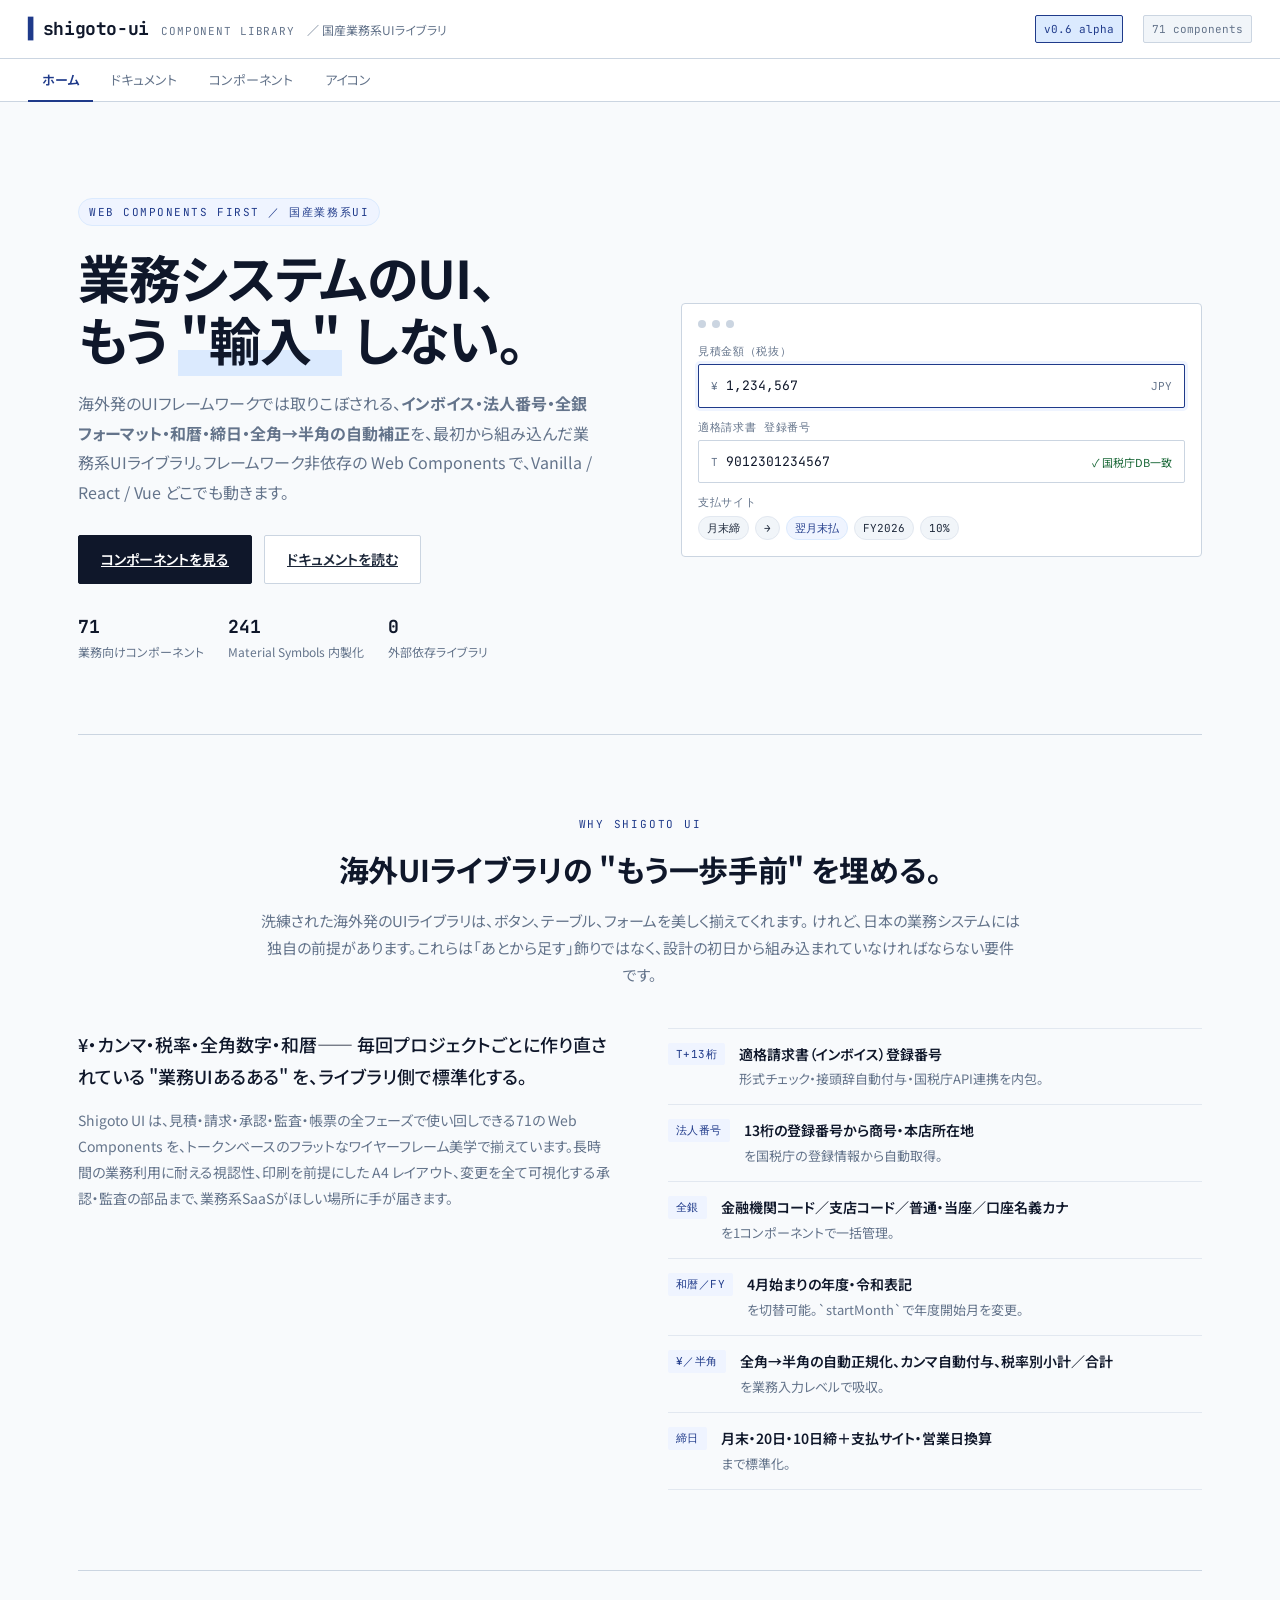
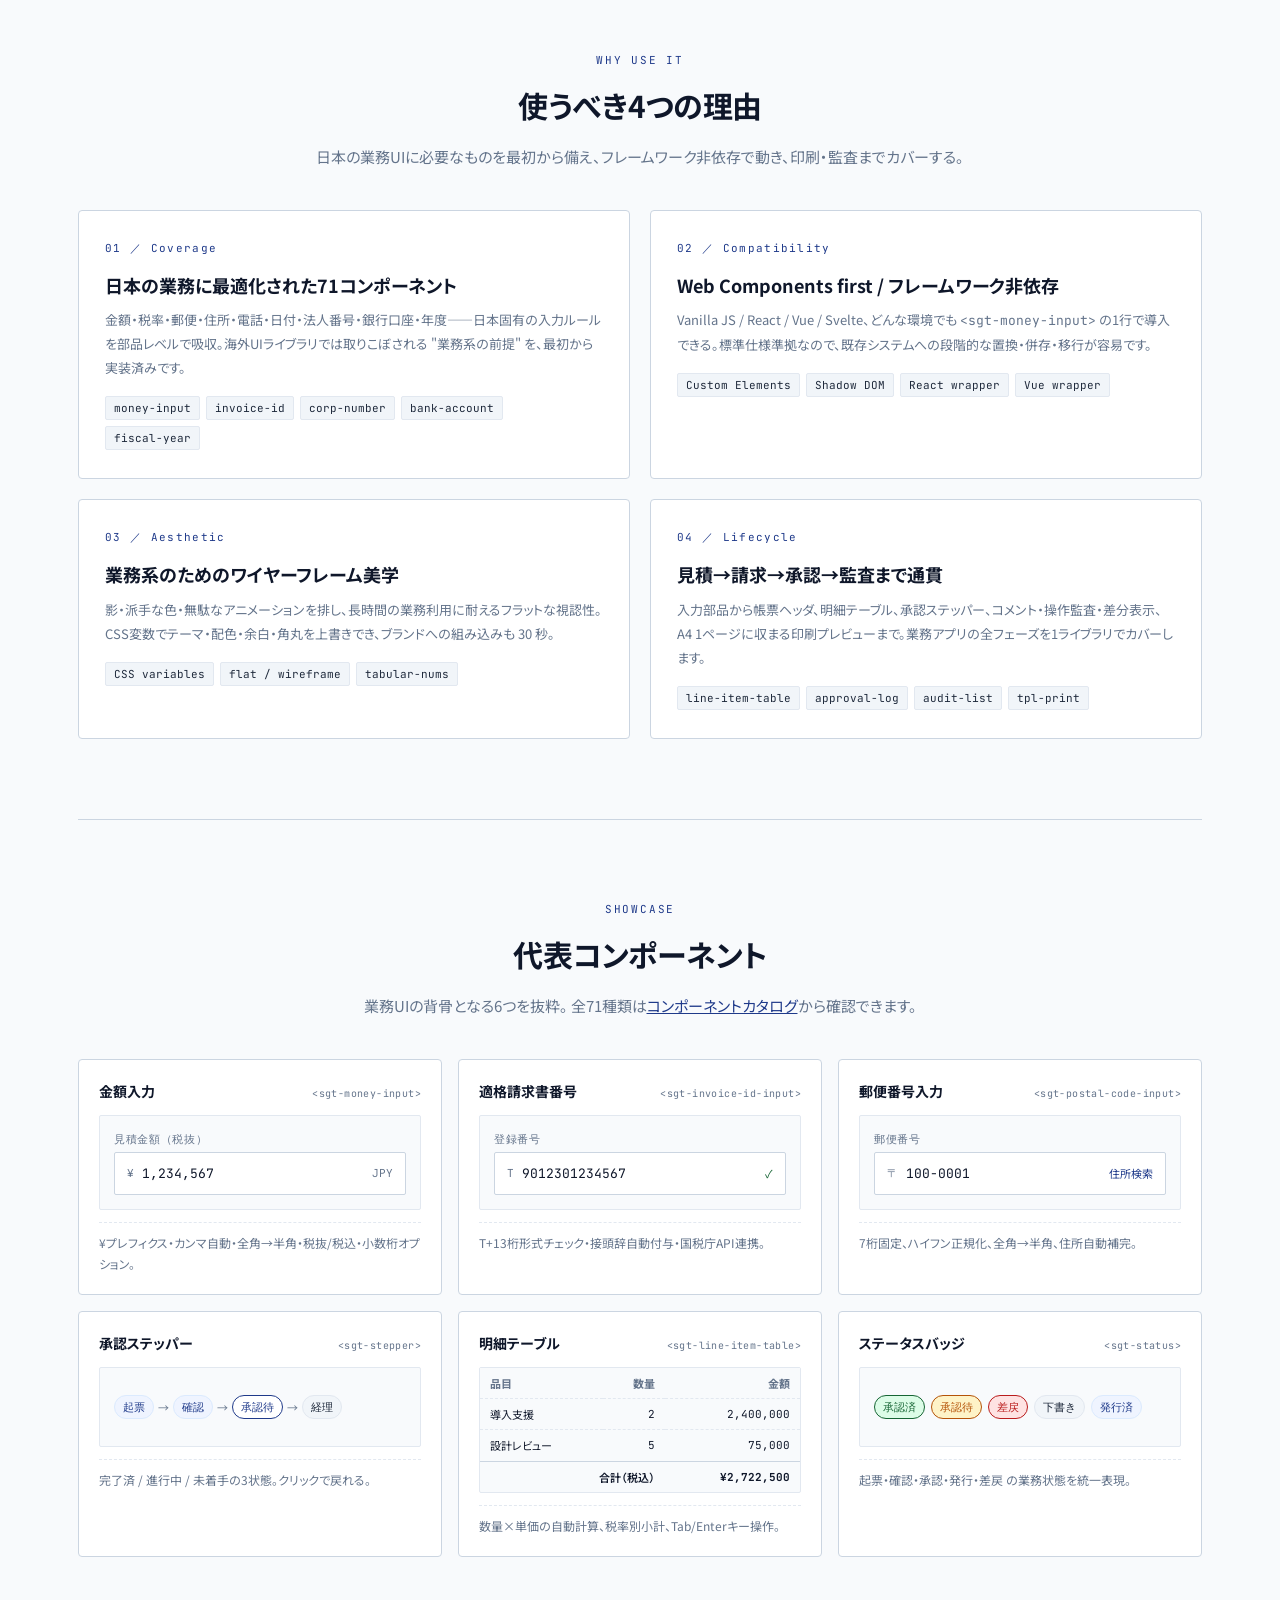
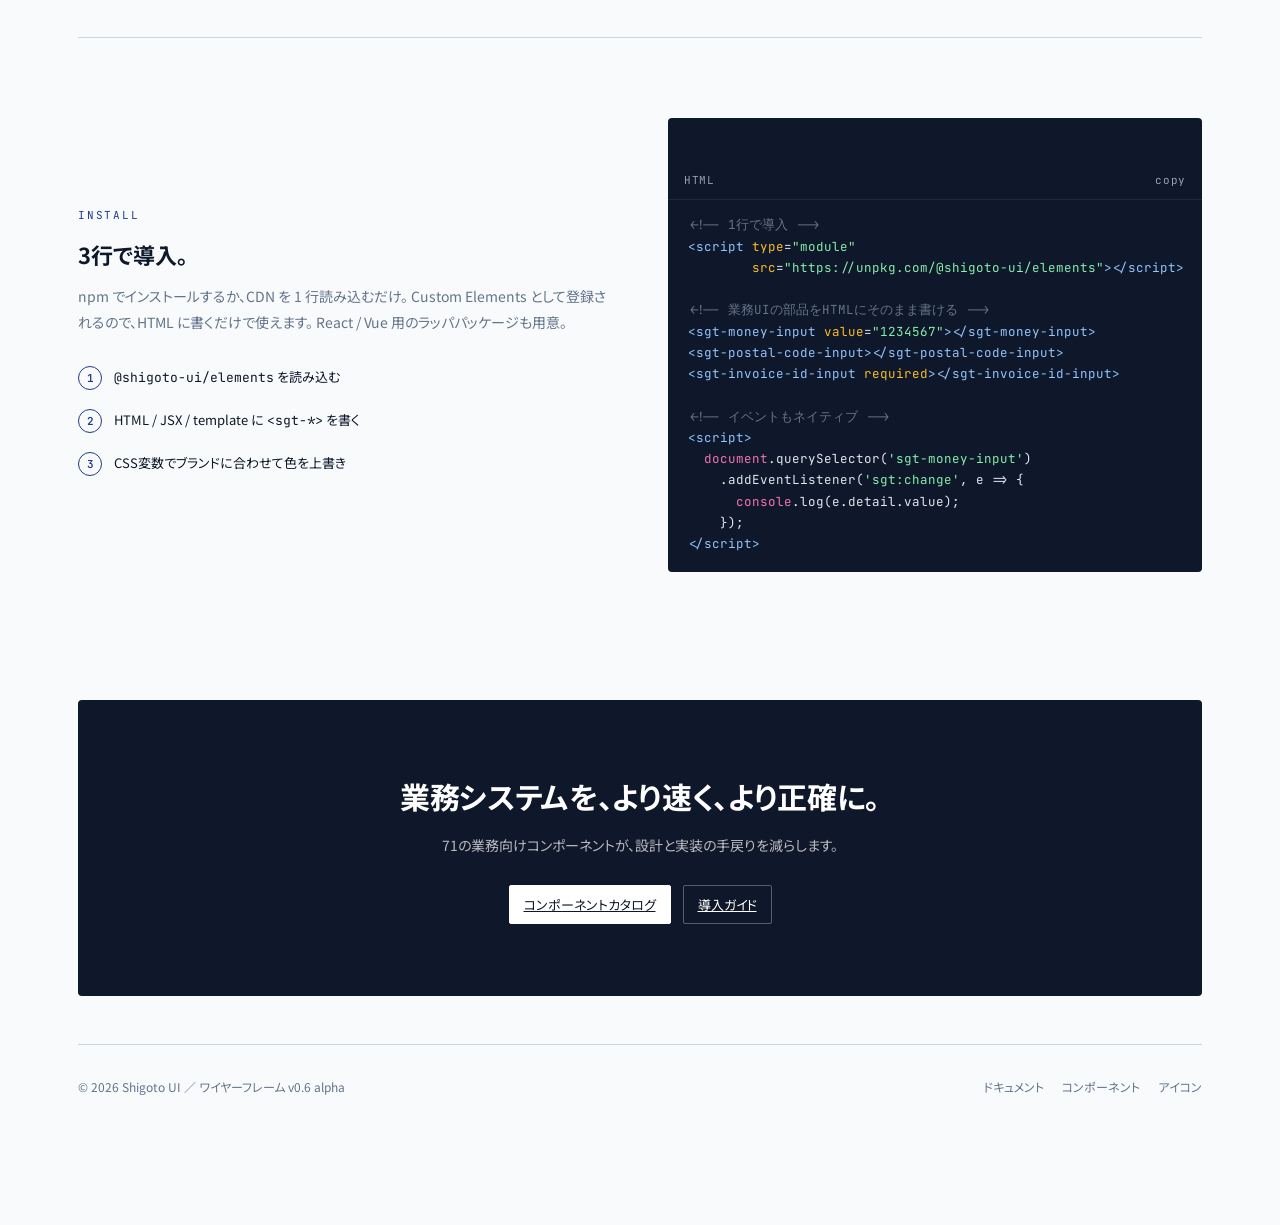
<file: index.html>
<!doctype html>
<html lang="ja">
<head>
<meta charset="utf-8" />
<meta name="viewport" content="width=device-width, initial-scale=1" />
<title>Shigoto UI — 国産業務系UIライブラリ</title>
<meta name="description" content="日本の業務システムのための71のWeb Components。インボイス・法人番号・全銀フォーマット・和暦・締日・全角→半角を最初から取りこぼさない、フレームワーク非依存の業務系UIライブラリ。" />
<link rel="preconnect" href="https://fonts.googleapis.com" />
<link rel="preconnect" href="https://fonts.gstatic.com" crossorigin />
<link href="https://fonts.googleapis.com/css2?family=Noto+Sans+JP:wght@400;500;600;700&family=JetBrains+Mono:wght@400;500;600&display=swap" rel="stylesheet" />
<link rel="stylesheet" href="styles.css?v=17" />
</head>
<body>

<header class="app-header">
  <div class="app-header__inner">
    <div class="brand">
      <span class="brand__mark">shigoto-ui</span>
      <span class="brand__sub">Component Library</span>
      <span class="brand__ja">／ 国産業務系UIライブラリ</span>
    </div>
    <div class="app-header__spacer"></div>
    <span class="meta-pill meta-pill--accent">v0.6 alpha</span>
    <span class="meta-pill">71 components</span>
  </div>
  <nav class="app-nav" aria-label="主要メニュー">
    <a href="index.html" class="app-nav__link app-nav__link--active">ホーム</a>
    <a href="docs.html" class="app-nav__link">ドキュメント</a>
    <a href="Shigoto UI Catalog.html#components" class="app-nav__link">コンポーネント</a>
    <a href="icons.html" class="app-nav__link">アイコン</a>
  </nav>
</header>

<main class="lp">

  <!-- ===== Hero ===== -->
  <section class="lp-section lp-hero">
    <div>
      <span class="lp-hero__eyebrow">Web Components first ／ 国産業務系UI</span>
      <h1 class="lp-hero__title">
        業務システムのUI、<br />
        もう <em>"輸入"</em> しない。
      </h1>
      <p class="lp-hero__sub">
        海外発のUIフレームワークでは取りこぼされる、<strong>インボイス・法人番号・全銀フォーマット・和暦・締日・全角→半角の自動補正</strong>を、最初から組み込んだ業務系UIライブラリ。フレームワーク非依存の Web Components で、Vanilla / React / Vue どこでも動きます。
      </p>
      <div class="lp-hero__cta">
        <a href="Shigoto UI Catalog.html#components" class="btn btn--primary">コンポーネントを見る</a>
        <a href="docs.html" class="btn btn--ghost">ドキュメントを読む</a>
      </div>
      <div class="lp-hero__meta">
        <div><strong>71</strong>業務向けコンポーネント</div>
        <div><strong>241</strong>Material Symbols 内製化</div>
        <div><strong>0</strong>外部依存ライブラリ</div>
      </div>
    </div>

    <!-- Stylized live preview that mirrors the catalog wireframe aesthetic. -->
    <div class="lp-hero__preview" aria-hidden="true">
      <div class="lp-hero__preview-bar"><span></span><span></span><span></span></div>
      <div>
        <div class="lp-hero__field-label">見積金額（税抜）</div>
        <div class="lp-hero__field lp-hero__field--focus">
          <span class="muted small mono">¥</span>
          <span style="flex:1; font-family: var(--mono);">1,234,567</span>
          <span class="muted small mono">JPY</span>
        </div>
      </div>
      <div>
        <div class="lp-hero__field-label">適格請求書 登録番号</div>
        <div class="lp-hero__field">
          <span class="muted small mono">T</span>
          <span style="flex:1; font-family: var(--mono);">9012301234567</span>
          <span style="color: var(--ok); font-size: 11px;">✓ 国税庁DB一致</span>
        </div>
      </div>
      <div>
        <div class="lp-hero__field-label">支払サイト</div>
        <div class="lp-hero__chip-row">
          <span class="lp-hero__chip">月末締</span>
          <span class="lp-hero__chip">→</span>
          <span class="lp-hero__chip lp-hero__chip--accent">翌月末払</span>
          <span class="lp-hero__chip">FY2026</span>
          <span class="lp-hero__chip">10%</span>
        </div>
      </div>
    </div>
  </section>

  <!-- ===== Why / 背景 ===== -->
  <section class="lp-section">
    <div class="lp-section__head">
      <span class="lp-section__eyebrow">Why Shigoto UI</span>
      <h2 class="lp-section__title">海外UIライブラリの "もう一歩手前" を埋める。</h2>
      <p class="lp-section__lede">
        洗練された海外発のUIライブラリは、ボタン、テーブル、フォームを美しく揃えてくれます。
        けれど、日本の業務システムには独自の前提があります。これらは「あとから足す」飾りではなく、設計の初日から組み込まれていなければならない要件です。
      </p>
    </div>

    <div class="lp-why">
      <div>
        <p class="lp-why__lead">
          ¥・カンマ・税率・全角数字・和暦——
          毎回プロジェクトごとに作り直されている "業務UIあるある" を、ライブラリ側で標準化する。
        </p>
        <p class="lp-why__text">
          Shigoto UI は、見積・請求・承認・監査・帳票の全フェーズで使い回しできる71の Web Components を、トークンベースのフラットなワイヤーフレーム美学で揃えています。長時間の業務利用に耐える視認性、印刷を前提にした A4 レイアウト、変更を全て可視化する承認・監査の部品まで、業務系SaaSがほしい場所に手が届きます。
        </p>
      </div>
      <ul class="lp-why__list">
        <li>
          <span class="mono">T+13桁</span>
          <span><strong>適格請求書（インボイス）登録番号</strong>形式チェック・接頭辞自動付与・国税庁API連携を内包。</span>
        </li>
        <li>
          <span class="mono">法人番号</span>
          <span><strong>13桁の登録番号から商号・本店所在地</strong>を国税庁の登録情報から自動取得。</span>
        </li>
        <li>
          <span class="mono">全銀</span>
          <span><strong>金融機関コード／支店コード／普通・当座／口座名義カナ</strong>を1コンポーネントで一括管理。</span>
        </li>
        <li>
          <span class="mono">和暦／FY</span>
          <span><strong>4月始まりの年度・令和表記</strong>を切替可能。`startMonth`で年度開始月を変更。</span>
        </li>
        <li>
          <span class="mono">¥／半角</span>
          <span><strong>全角→半角の自動正規化、カンマ自動付与、税率別小計／合計</strong>を業務入力レベルで吸収。</span>
        </li>
        <li>
          <span class="mono">締日</span>
          <span><strong>月末・20日・10日締＋支払サイト・営業日換算</strong>まで標準化。</span>
        </li>
      </ul>
    </div>
  </section>

  <!-- ===== Features (使うべき4つの理由) ===== -->
  <section class="lp-section">
    <div class="lp-section__head">
      <span class="lp-section__eyebrow">Why use it</span>
      <h2 class="lp-section__title">使うべき4つの理由</h2>
      <p class="lp-section__lede">
        日本の業務UIに必要なものを最初から備え、フレームワーク非依存で動き、印刷・監査までカバーする。
      </p>
    </div>

    <div class="lp-features__grid">
      <article class="lp-feature">
        <div class="lp-feature__num">01 ／ Coverage</div>
        <h3 class="lp-feature__title">日本の業務に最適化された71コンポーネント</h3>
        <p class="lp-feature__desc">
          金額・税率・郵便・住所・電話・日付・法人番号・銀行口座・年度——日本固有の入力ルールを部品レベルで吸収。海外UIライブラリでは取りこぼされる "業務系の前提" を、最初から実装済みです。
        </p>
        <div class="lp-feature__tags">
          <span class="lp-feature__tag">money-input</span>
          <span class="lp-feature__tag">invoice-id</span>
          <span class="lp-feature__tag">corp-number</span>
          <span class="lp-feature__tag">bank-account</span>
          <span class="lp-feature__tag">fiscal-year</span>
        </div>
      </article>

      <article class="lp-feature">
        <div class="lp-feature__num">02 ／ Compatibility</div>
        <h3 class="lp-feature__title">Web Components first / フレームワーク非依存</h3>
        <p class="lp-feature__desc">
          Vanilla JS / React / Vue / Svelte、どんな環境でも <code class="mono">&lt;sgt-money-input&gt;</code> の1行で導入できる。標準仕様準拠なので、既存システムへの段階的な置換・併存・移行が容易です。
        </p>
        <div class="lp-feature__tags">
          <span class="lp-feature__tag">Custom Elements</span>
          <span class="lp-feature__tag">Shadow DOM</span>
          <span class="lp-feature__tag">React wrapper</span>
          <span class="lp-feature__tag">Vue wrapper</span>
        </div>
      </article>

      <article class="lp-feature">
        <div class="lp-feature__num">03 ／ Aesthetic</div>
        <h3 class="lp-feature__title">業務系のためのワイヤーフレーム美学</h3>
        <p class="lp-feature__desc">
          影・派手な色・無駄なアニメーションを排し、長時間の業務利用に耐えるフラットな視認性。CSS変数でテーマ・配色・余白・角丸を上書きでき、ブランドへの組み込みも 30 秒。
        </p>
        <div class="lp-feature__tags">
          <span class="lp-feature__tag">CSS variables</span>
          <span class="lp-feature__tag">flat / wireframe</span>
          <span class="lp-feature__tag">tabular-nums</span>
        </div>
      </article>

      <article class="lp-feature">
        <div class="lp-feature__num">04 ／ Lifecycle</div>
        <h3 class="lp-feature__title">見積→請求→承認→監査まで通貫</h3>
        <p class="lp-feature__desc">
          入力部品から帳票ヘッダ、明細テーブル、承認ステッパー、コメント・操作監査・差分表示、A4 1ページに収まる印刷プレビューまで。業務アプリの全フェーズを1ライブラリでカバーします。
        </p>
        <div class="lp-feature__tags">
          <span class="lp-feature__tag">line-item-table</span>
          <span class="lp-feature__tag">approval-log</span>
          <span class="lp-feature__tag">audit-list</span>
          <span class="lp-feature__tag">tpl-print</span>
        </div>
      </article>
    </div>
  </section>

  <!-- ===== Showcase ===== -->
  <section class="lp-section">
    <div class="lp-section__head">
      <span class="lp-section__eyebrow">Showcase</span>
      <h2 class="lp-section__title">代表コンポーネント</h2>
      <p class="lp-section__lede">
        業務UIの背骨となる6つを抜粋。 全71種類は<a href="Shigoto UI Catalog.html#components">コンポーネントカタログ</a>から確認できます。
      </p>
    </div>

    <div class="lp-showcase__grid">
      <article class="lp-showcase__card">
        <div class="lp-showcase__head">
          <h3 class="lp-showcase__title">金額入力</h3>
          <span class="lp-showcase__tag mono">&lt;sgt-money-input&gt;</span>
        </div>
        <div class="lp-showcase__demo">
          <div class="lp-hero__field-label">見積金額（税抜）</div>
          <div class="lp-hero__field">
            <span class="muted small mono">¥</span>
            <span style="flex:1; font-family: var(--mono);">1,234,567</span>
            <span class="muted small mono">JPY</span>
          </div>
        </div>
        <p class="lp-showcase__desc">¥プレフィクス・カンマ自動・全角→半角・税抜/税込・小数桁オプション。</p>
      </article>

      <article class="lp-showcase__card">
        <div class="lp-showcase__head">
          <h3 class="lp-showcase__title">適格請求書番号</h3>
          <span class="lp-showcase__tag mono">&lt;sgt-invoice-id-input&gt;</span>
        </div>
        <div class="lp-showcase__demo">
          <div class="lp-hero__field-label">登録番号</div>
          <div class="lp-hero__field">
            <span class="muted small mono">T</span>
            <span style="flex:1; font-family: var(--mono);">9012301234567</span>
            <span style="color: var(--ok); font-size: 11px;">✓</span>
          </div>
        </div>
        <p class="lp-showcase__desc">T+13桁形式チェック・接頭辞自動付与・国税庁API連携。</p>
      </article>

      <article class="lp-showcase__card">
        <div class="lp-showcase__head">
          <h3 class="lp-showcase__title">郵便番号入力</h3>
          <span class="lp-showcase__tag mono">&lt;sgt-postal-code-input&gt;</span>
        </div>
        <div class="lp-showcase__demo">
          <div class="lp-hero__field-label">郵便番号</div>
          <div class="lp-hero__field">
            <span class="muted small mono">〒</span>
            <span style="flex:1; font-family: var(--mono);">100-0001</span>
            <span style="color: var(--accent); font-size: 11px;">住所検索</span>
          </div>
        </div>
        <p class="lp-showcase__desc">7桁固定、ハイフン正規化、全角→半角、住所自動補完。</p>
      </article>

      <article class="lp-showcase__card">
        <div class="lp-showcase__head">
          <h3 class="lp-showcase__title">承認ステッパー</h3>
          <span class="lp-showcase__tag mono">&lt;sgt-stepper&gt;</span>
        </div>
        <div class="lp-showcase__demo">
          <div class="lp-hero__chip-row" style="gap: 4px; align-items: center;">
            <span class="lp-hero__chip lp-hero__chip--accent">起票</span>
            <span class="muted small">→</span>
            <span class="lp-hero__chip lp-hero__chip--accent">確認</span>
            <span class="muted small">→</span>
            <span class="lp-hero__chip" style="border-color: var(--accent); color: var(--accent); background: var(--paper);">承認待</span>
            <span class="muted small">→</span>
            <span class="lp-hero__chip">経理</span>
          </div>
        </div>
        <p class="lp-showcase__desc">完了済 / 進行中 / 未着手の3状態。クリックで戻れる。</p>
      </article>

      <article class="lp-showcase__card">
        <div class="lp-showcase__head">
          <h3 class="lp-showcase__title">明細テーブル</h3>
          <span class="lp-showcase__tag mono">&lt;sgt-line-item-table&gt;</span>
        </div>
        <div class="lp-showcase__demo" style="padding: 0;">
          <table style="width: 100%; border-collapse: collapse; font-size: 11px;">
            <thead><tr style="background: var(--bg-3); color: var(--muted);">
              <th style="padding: 6px 10px; text-align: left;">品目</th>
              <th style="padding: 6px 10px; text-align: right;">数量</th>
              <th style="padding: 6px 10px; text-align: right;">金額</th>
            </tr></thead>
            <tbody>
              <tr><td style="padding: 6px 10px; border-top: 1px dashed var(--line-2);">導入支援</td><td style="padding: 6px 10px; text-align: right; font-family: var(--mono); border-top: 1px dashed var(--line-2);">2</td><td style="padding: 6px 10px; text-align: right; font-family: var(--mono); border-top: 1px dashed var(--line-2);">2,400,000</td></tr>
              <tr><td style="padding: 6px 10px; border-top: 1px dashed var(--line-2);">設計レビュー</td><td style="padding: 6px 10px; text-align: right; font-family: var(--mono); border-top: 1px dashed var(--line-2);">5</td><td style="padding: 6px 10px; text-align: right; font-family: var(--mono); border-top: 1px dashed var(--line-2);">75,000</td></tr>
              <tr><td colspan="2" style="padding: 6px 10px; text-align: right; border-top: 1px solid var(--line); font-weight: 600;">合計（税込）</td><td style="padding: 6px 10px; text-align: right; font-family: var(--mono); border-top: 1px solid var(--line); font-weight: 700;">¥2,722,500</td></tr>
            </tbody>
          </table>
        </div>
        <p class="lp-showcase__desc">数量×単価の自動計算、税率別小計、Tab/Enterキー操作。</p>
      </article>

      <article class="lp-showcase__card">
        <div class="lp-showcase__head">
          <h3 class="lp-showcase__title">ステータスバッジ</h3>
          <span class="lp-showcase__tag mono">&lt;sgt-status&gt;</span>
        </div>
        <div class="lp-showcase__demo">
          <div class="lp-hero__chip-row">
            <span class="lp-hero__chip" style="border-color: var(--ok); color: var(--ok); background: var(--ok-soft);">承認済</span>
            <span class="lp-hero__chip" style="border-color: var(--warn); color: var(--warn); background: var(--warn-soft);">承認待</span>
            <span class="lp-hero__chip" style="border-color: var(--danger); color: var(--danger); background: var(--danger-soft);">差戻</span>
            <span class="lp-hero__chip">下書き</span>
            <span class="lp-hero__chip lp-hero__chip--accent">発行済</span>
          </div>
        </div>
        <p class="lp-showcase__desc">起票・確認・承認・発行・差戻 の業務状態を統一表現。</p>
      </article>
    </div>
  </section>

  <!-- ===== Install ===== -->
  <section class="lp-section">
    <div class="lp-install">
      <div class="lp-install__copy">
        <span class="lp-section__eyebrow">Install</span>
        <h3>3行で導入。</h3>
        <p>
          npm でインストールするか、CDN を 1 行読み込むだけ。
          Custom Elements として登録されるので、HTML に書くだけで使えます。
          React / Vue 用のラッパパッケージも用意。
        </p>
        <ol class="lp-install__steps">
          <li><code class="mono">@shigoto-ui/elements</code> を読み込む</li>
          <li>HTML / JSX / template に <code class="mono">&lt;sgt-*&gt;</code> を書く</li>
          <li>CSS変数でブランドに合わせて色を上書き</li>
        </ol>
      </div>

      <div class="lp-code">
        <div class="lp-code__head">
          <span>HTML</span>
          <span>copy</span>
        </div><span class="lp-code__c">&lt;!-- 1行で導入 --&gt;</span>
<span class="lp-code__t">&lt;script</span> <span class="lp-code__a">type</span>=<span class="lp-code__s">"module"</span>
        <span class="lp-code__a">src</span>=<span class="lp-code__s">"https://unpkg.com/@shigoto-ui/elements"</span><span class="lp-code__t">&gt;&lt;/script&gt;</span>

<span class="lp-code__c">&lt;!-- 業務UIの部品をHTMLにそのまま書ける --&gt;</span>
<span class="lp-code__t">&lt;sgt-money-input</span> <span class="lp-code__a">value</span>=<span class="lp-code__s">"1234567"</span><span class="lp-code__t">&gt;&lt;/sgt-money-input&gt;</span>
<span class="lp-code__t">&lt;sgt-postal-code-input</span><span class="lp-code__t">&gt;&lt;/sgt-postal-code-input&gt;</span>
<span class="lp-code__t">&lt;sgt-invoice-id-input</span> <span class="lp-code__a">required</span><span class="lp-code__t">&gt;&lt;/sgt-invoice-id-input&gt;</span>

<span class="lp-code__c">&lt;!-- イベントもネイティブ --&gt;</span>
<span class="lp-code__t">&lt;script&gt;</span>
  <span class="lp-code__k">document</span>.querySelector(<span class="lp-code__s">'sgt-money-input'</span>)
    .addEventListener(<span class="lp-code__s">'sgt:change'</span>, e =&gt; {
      <span class="lp-code__k">console</span>.log(e.detail.value);
    });
<span class="lp-code__t">&lt;/script&gt;</span></div>
    </div>
  </section>

  <!-- ===== Final CTA ===== -->
  <section class="lp-cta">
    <h2>業務システムを、より速く、より正確に。</h2>
    <p>71の業務向けコンポーネントが、設計と実装の手戻りを減らします。</p>
    <div class="lp-cta__row">
      <a href="Shigoto UI Catalog.html#components" class="btn btn--primary">コンポーネントカタログ</a>
      <a href="docs.html" class="btn btn--ghost">導入ガイド</a>
    </div>
  </section>

  <footer class="lp-footer">
    <div>© 2026 Shigoto UI ／ ワイヤーフレーム v0.6 alpha</div>
    <div class="lp-footer__links">
      <a href="docs.html">ドキュメント</a>
      <a href="Shigoto UI Catalog.html#components">コンポーネント</a>
      <a href="icons.html">アイコン</a>
    </div>
  </footer>

</main>

</body>
</html>
</file>
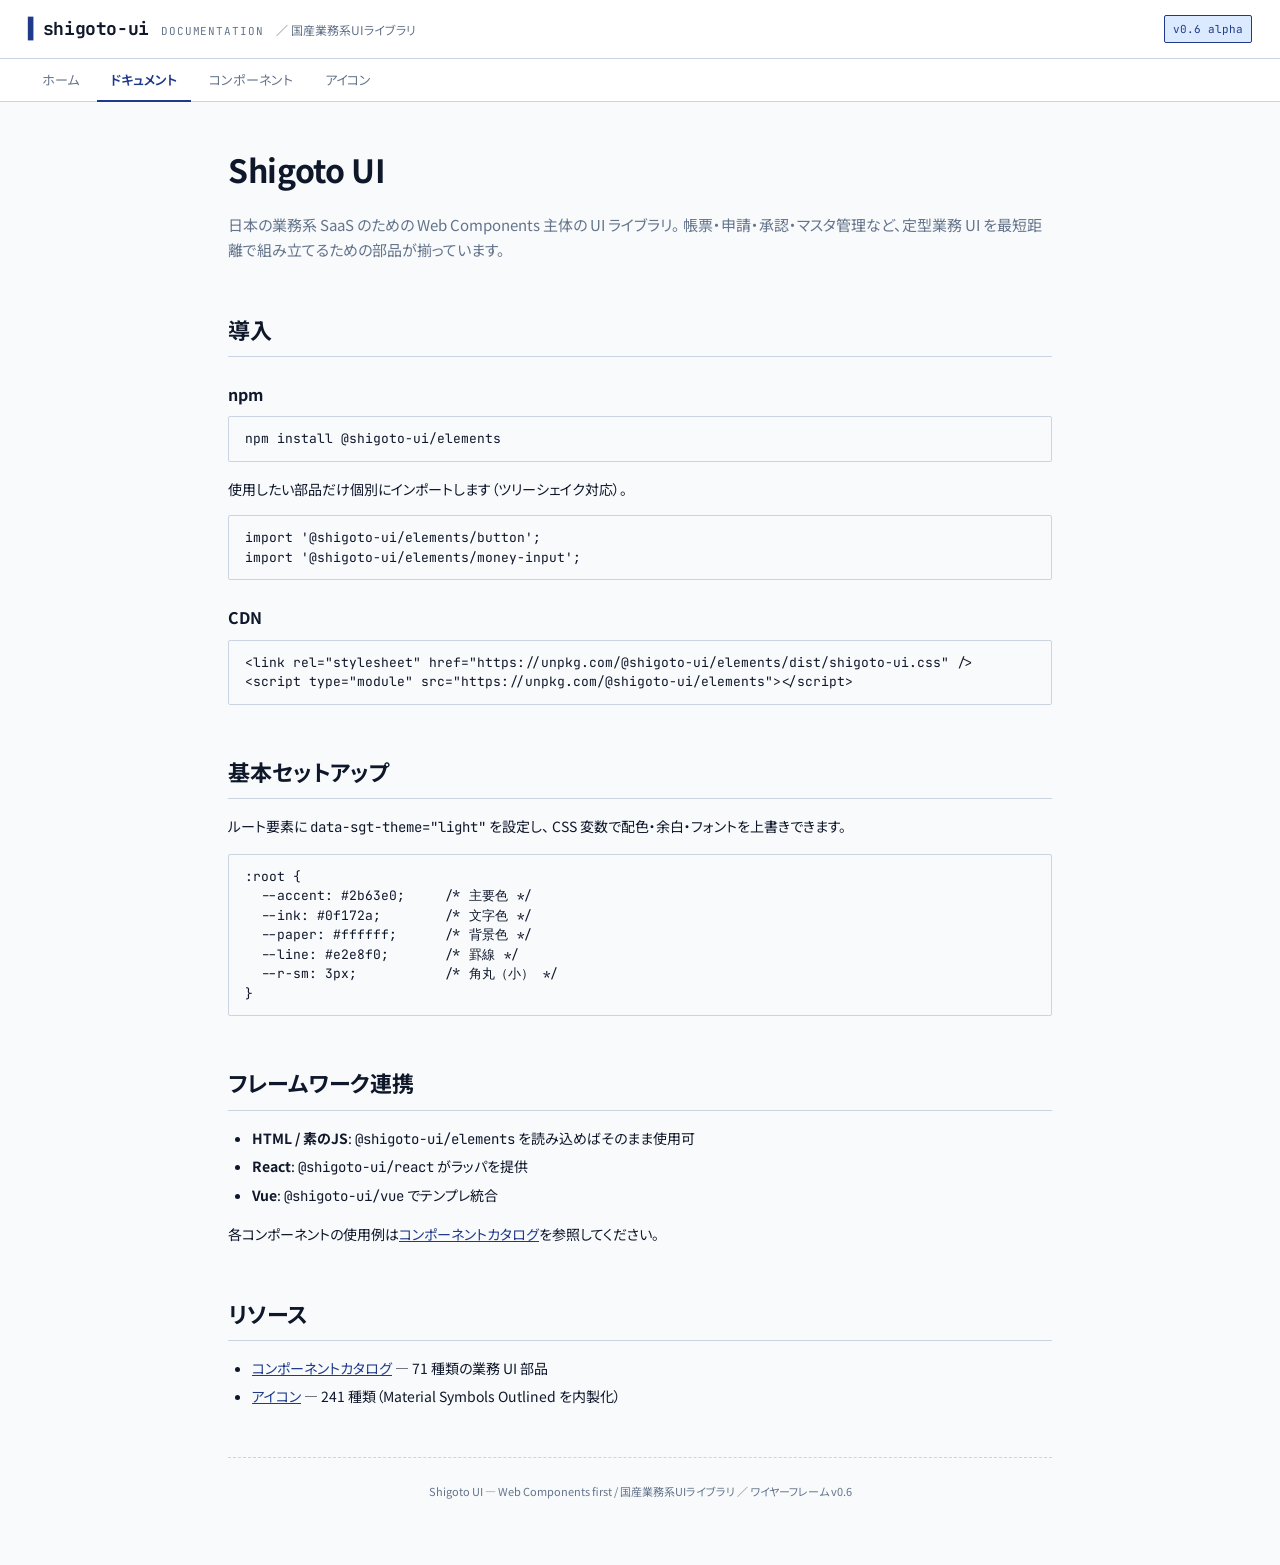
<file: docs.html>
<!doctype html>
<html lang="ja">
<head>
<meta charset="utf-8" />
<meta name="viewport" content="width=device-width, initial-scale=1" />
<title>Shigoto UI — ドキュメント</title>
<link rel="preconnect" href="https://fonts.googleapis.com" />
<link rel="preconnect" href="https://fonts.gstatic.com" crossorigin />
<link href="https://fonts.googleapis.com/css2?family=Noto+Sans+JP:wght@400;500;600;700&family=JetBrains+Mono:wght@400;500;600&display=swap" rel="stylesheet" />
<link rel="stylesheet" href="styles.css?v=17" />
</head>
<body>

<header class="app-header">
  <div class="app-header__inner">
    <div class="brand">
      <span class="brand__mark">shigoto-ui</span>
      <span class="brand__sub">Documentation</span>
      <span class="brand__ja">／ 国産業務系UIライブラリ</span>
    </div>
    <div class="app-header__spacer"></div>
    <span class="meta-pill meta-pill--accent">v0.6 alpha</span>
  </div>
  <nav class="app-nav" aria-label="主要メニュー">
    <a href="index.html" class="app-nav__link">ホーム</a>
    <a href="docs.html" class="app-nav__link app-nav__link--active">ドキュメント</a>
    <a href="Shigoto UI Catalog.html#components" class="app-nav__link">コンポーネント</a>
    <a href="icons.html" class="app-nav__link">アイコン</a>
  </nav>
</header>

<main class="docs">
  <section class="docs__section">
    <h1 class="docs__title">Shigoto UI</h1>
    <p class="docs__lede">
      日本の業務系 SaaS のための Web Components 主体の UI ライブラリ。
      帳票・申請・承認・マスタ管理など、定型業務 UI を最短距離で組み立てるための部品が揃っています。
    </p>
  </section>

  <section class="docs__section">
    <h2 class="docs__h2">導入</h2>
    <h3 class="docs__h3">npm</h3>
    <pre class="docs__code"><code>npm install @shigoto-ui/elements</code></pre>
    <p>使用したい部品だけ個別にインポートします（ツリーシェイク対応）。</p>
    <pre class="docs__code"><code>import '@shigoto-ui/elements/button';
import '@shigoto-ui/elements/money-input';</code></pre>

    <h3 class="docs__h3">CDN</h3>
    <pre class="docs__code"><code>&lt;link rel="stylesheet" href="https://unpkg.com/@shigoto-ui/elements/dist/shigoto-ui.css" /&gt;
&lt;script type="module" src="https://unpkg.com/@shigoto-ui/elements"&gt;&lt;/script&gt;</code></pre>
  </section>

  <section class="docs__section">
    <h2 class="docs__h2">基本セットアップ</h2>
    <p>
      ルート要素に <code class="mono">data-sgt-theme="light"</code> を設定し、
      CSS 変数で配色・余白・フォントを上書きできます。
    </p>
    <pre class="docs__code"><code>:root {
  --accent: #2b63e0;     /* 主要色 */
  --ink: #0f172a;        /* 文字色 */
  --paper: #ffffff;      /* 背景色 */
  --line: #e2e8f0;       /* 罫線 */
  --r-sm: 3px;           /* 角丸（小） */
}</code></pre>
  </section>

  <section class="docs__section">
    <h2 class="docs__h2">フレームワーク連携</h2>
    <ul class="docs__list">
      <li><strong>HTML / 素のJS</strong>: <code class="mono">@shigoto-ui/elements</code> を読み込めばそのまま使用可</li>
      <li><strong>React</strong>: <code class="mono">@shigoto-ui/react</code> がラッパを提供</li>
      <li><strong>Vue</strong>: <code class="mono">@shigoto-ui/vue</code> でテンプレ統合</li>
    </ul>
    <p>各コンポーネントの使用例は<a href="Shigoto UI Catalog.html#components">コンポーネントカタログ</a>を参照してください。</p>
  </section>

  <section class="docs__section">
    <h2 class="docs__h2">リソース</h2>
    <ul class="docs__list">
      <li><a href="Shigoto UI Catalog.html#components">コンポーネントカタログ</a> — 71 種類の業務 UI 部品</li>
      <li><a href="icons.html">アイコン</a> — 241 種類（Material Symbols Outlined を内製化）</li>
    </ul>
  </section>

  <footer class="muted small" style="padding: 24px 0; border-top: 1px dashed var(--line); text-align: center; margin-top: 40px;">
    Shigoto UI — Web Components first / 国産業務系UIライブラリ ／ ワイヤーフレーム v0.6
  </footer>
</main>

</body>
</html>
</file>
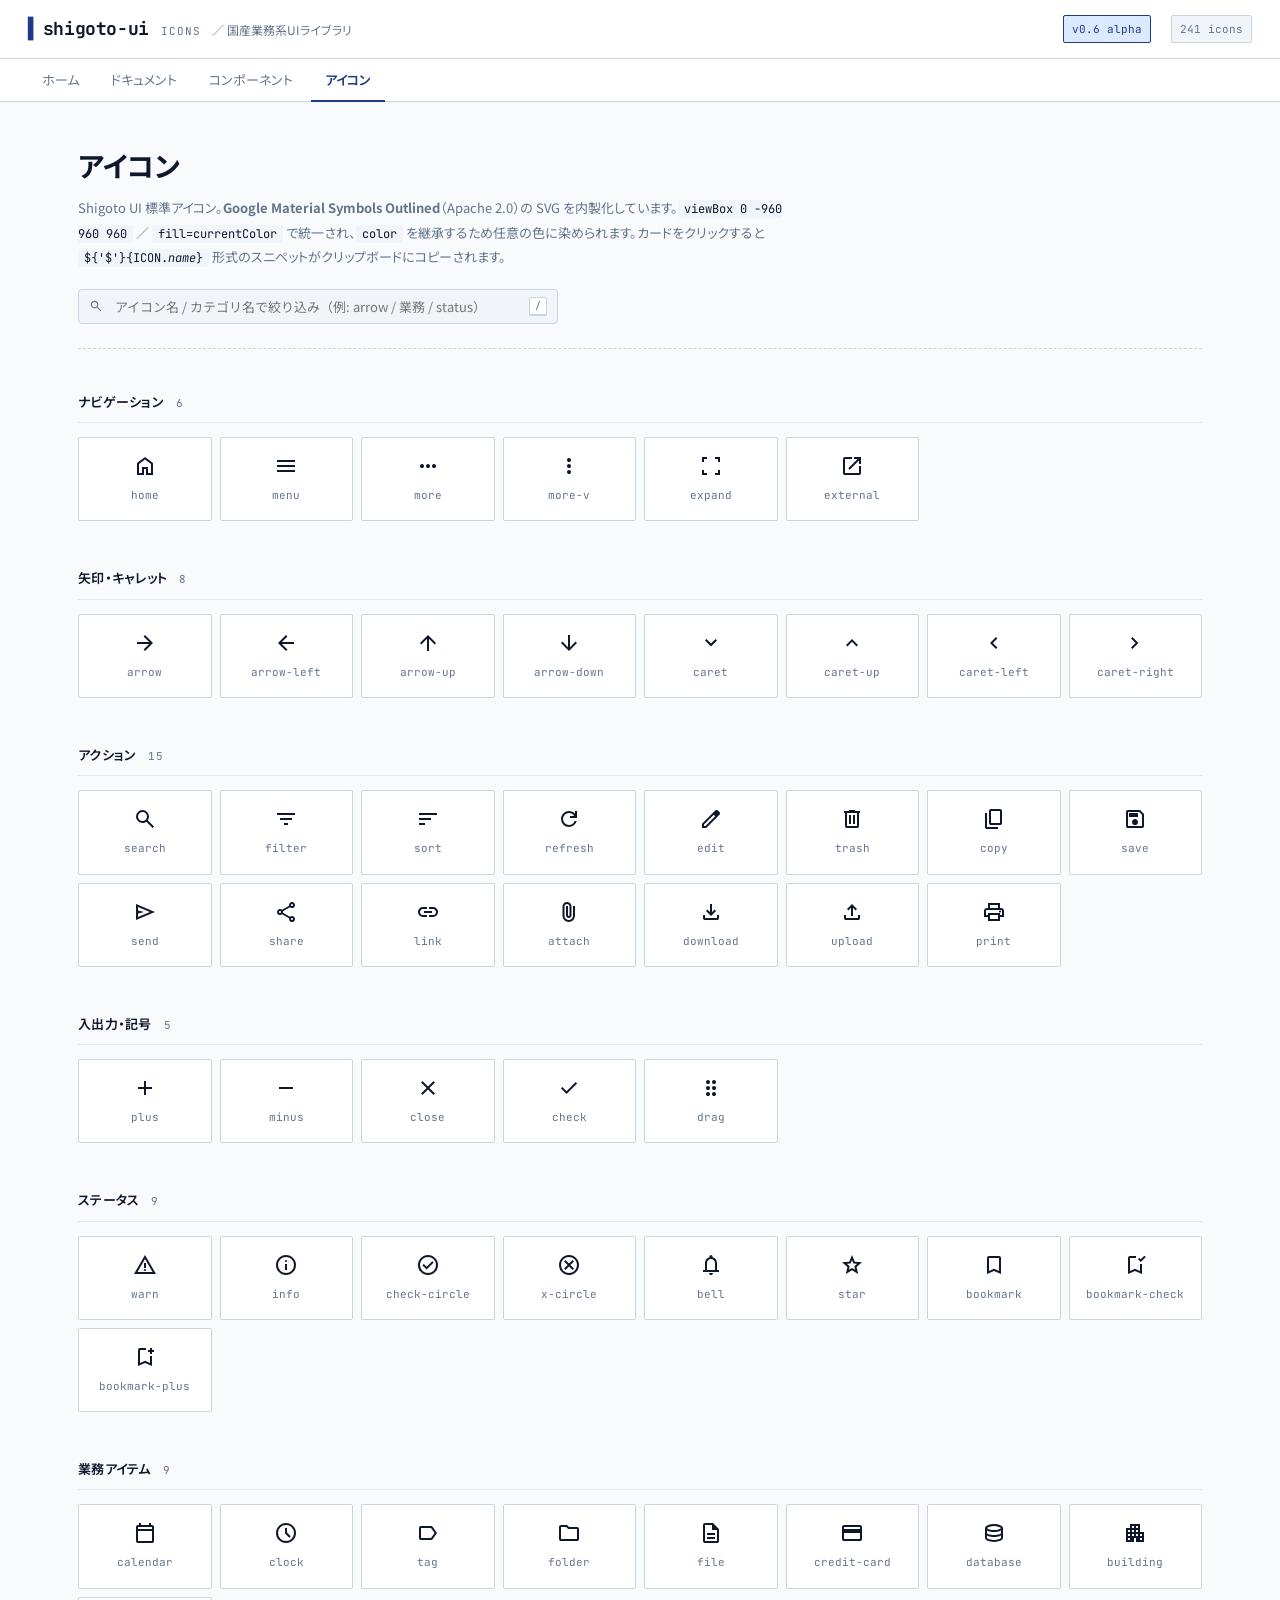
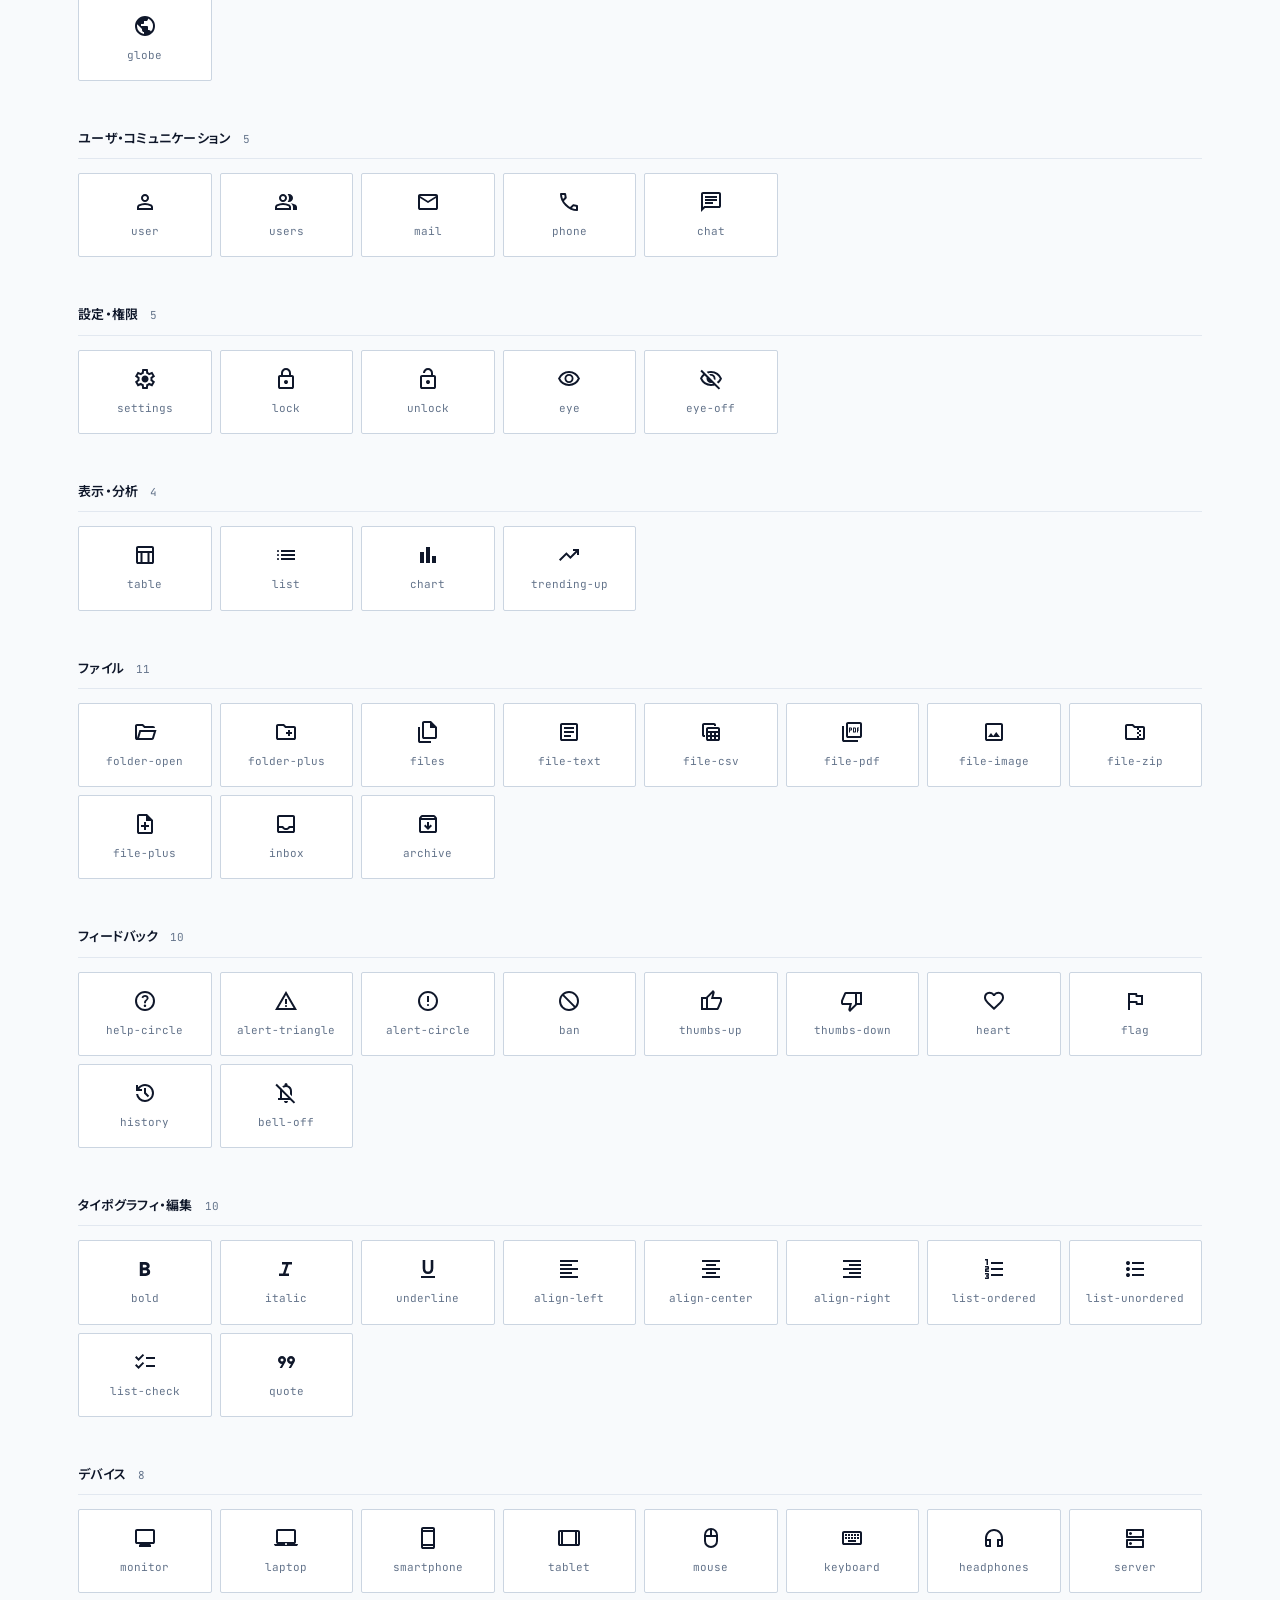
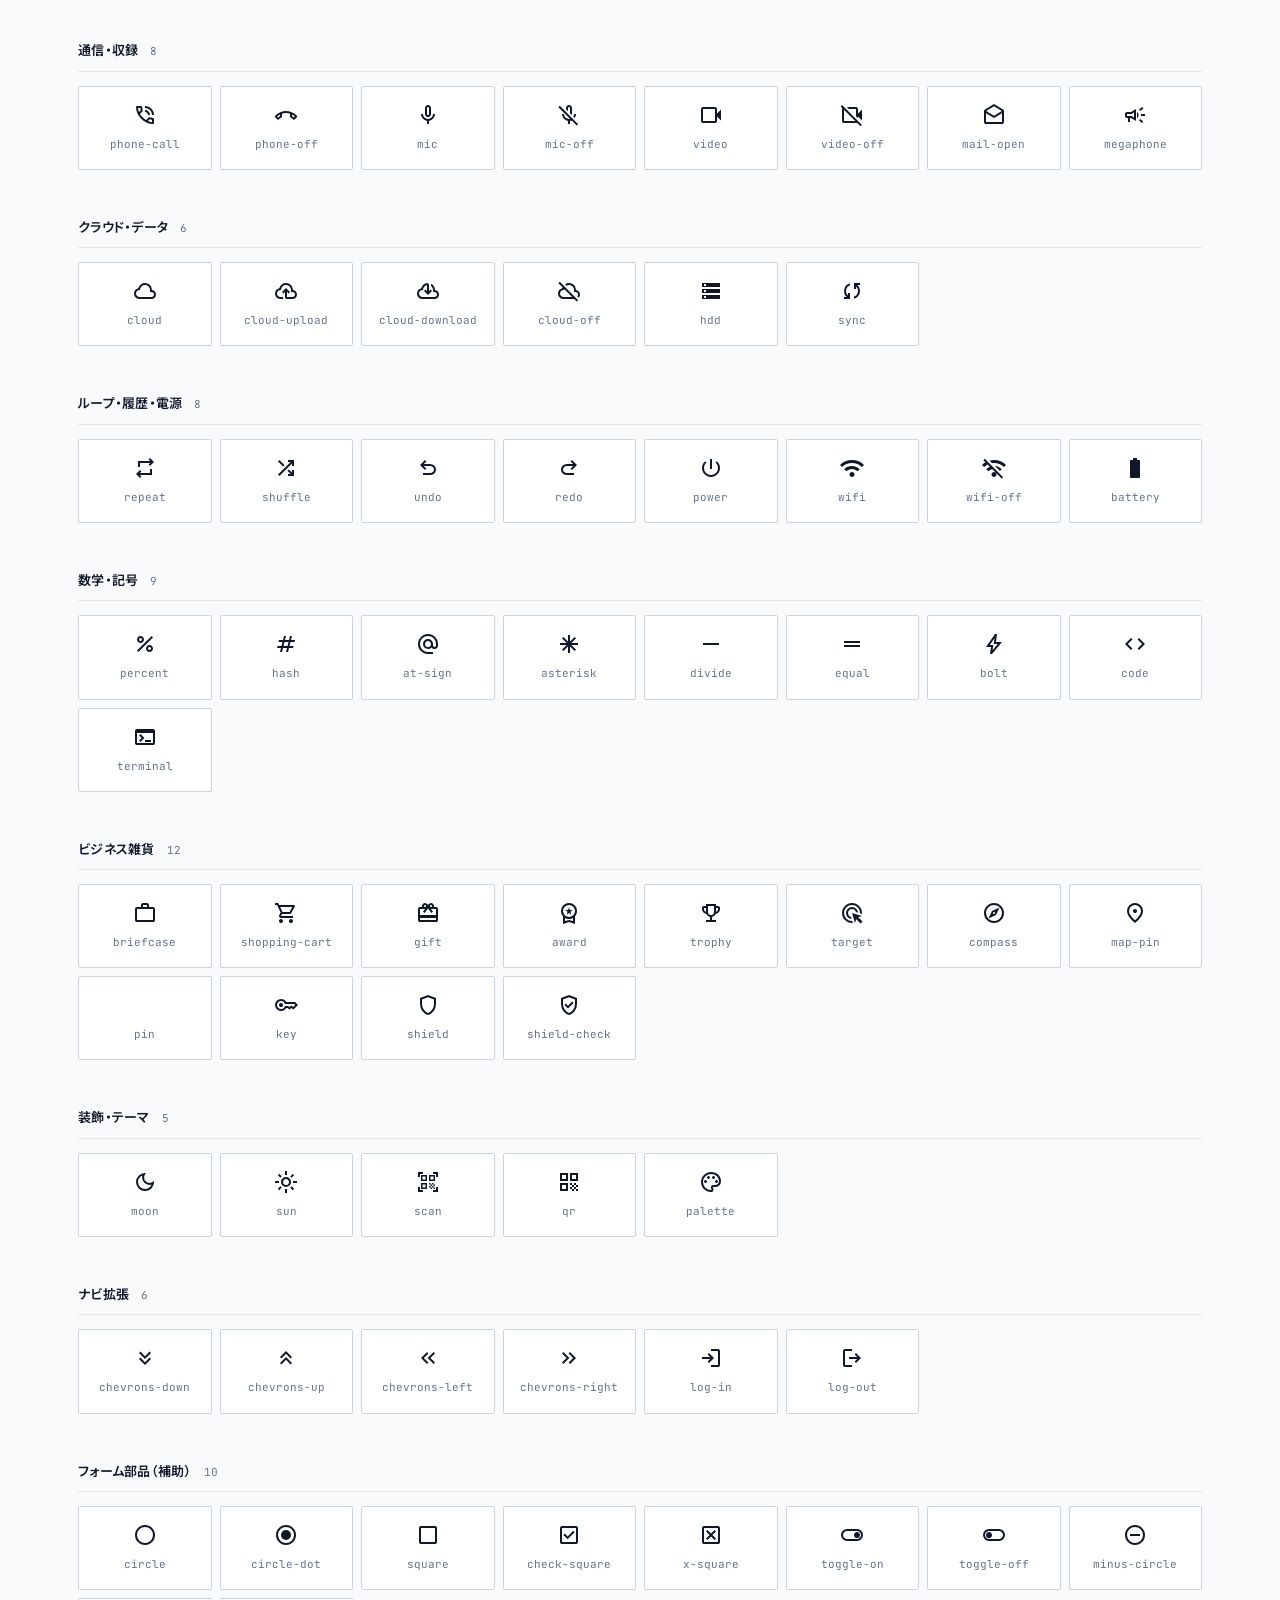
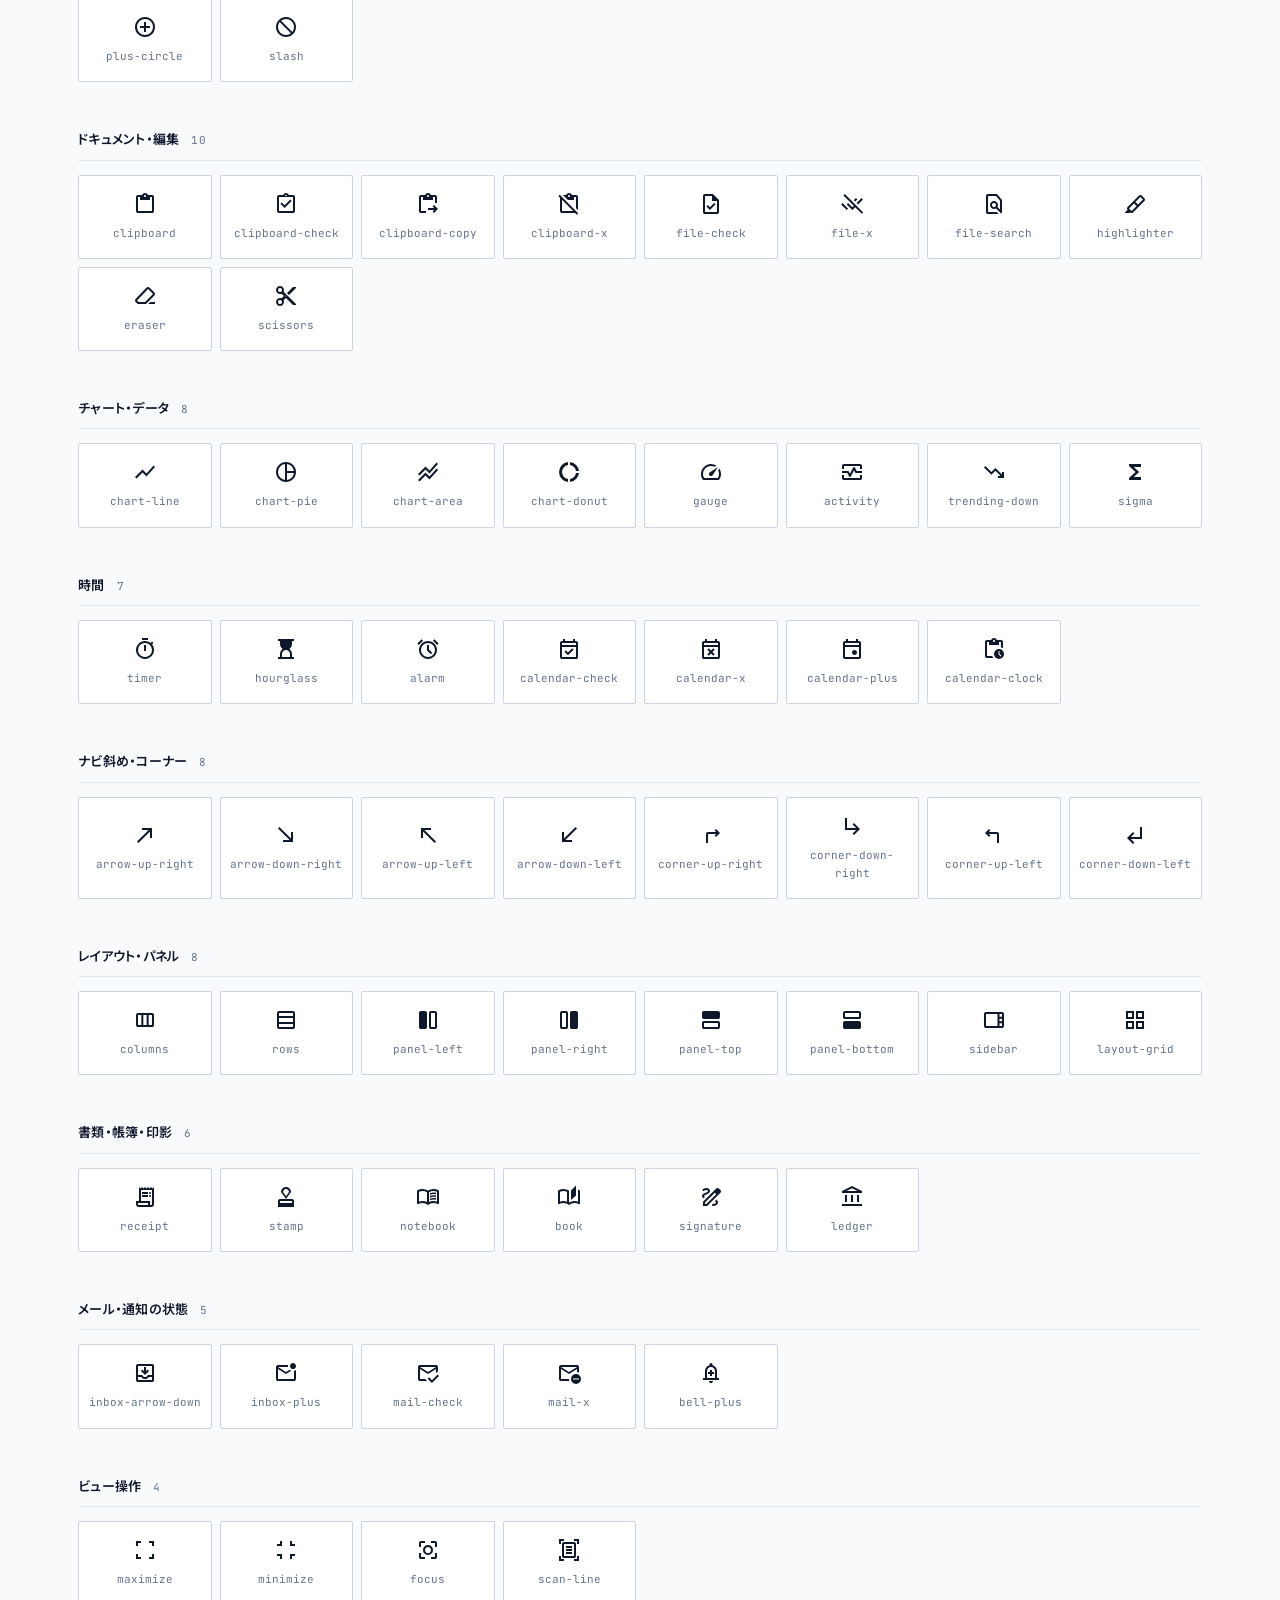
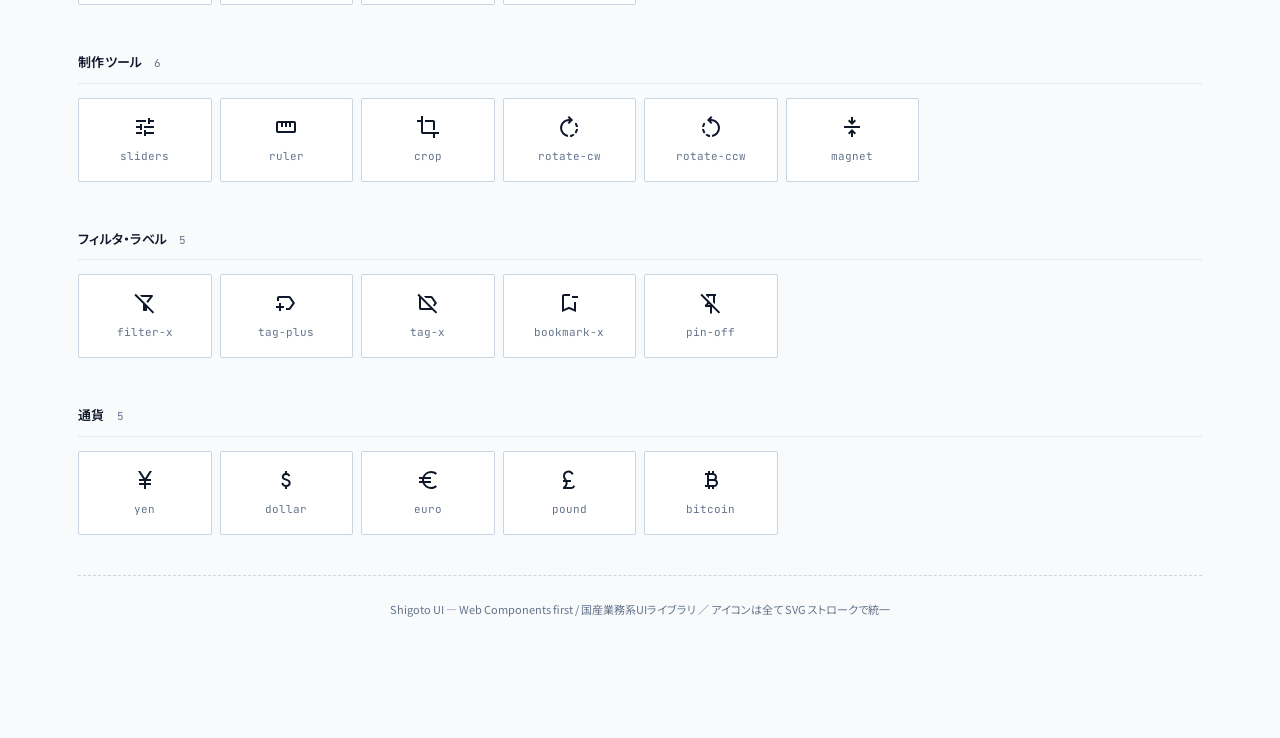
<file: icons.html>
<!doctype html>
<html lang="ja">
<head>
<meta charset="utf-8" />
<meta name="viewport" content="width=device-width, initial-scale=1" />
<title>Shigoto UI — アイコン</title>
<meta name="description" content="Shigoto UI 標準アイコン。Google Material Symbols Outlined を内製化（Apache 2.0）。クリックでコードスニペットをコピー。" />
<link rel="preconnect" href="https://fonts.googleapis.com" />
<link rel="preconnect" href="https://fonts.gstatic.com" crossorigin />
<link href="https://fonts.googleapis.com/css2?family=Noto+Sans+JP:wght@400;500;600;700&family=JetBrains+Mono:wght@400;500;600&display=swap" rel="stylesheet" />
<link rel="stylesheet" href="styles.css?v=17" />
</head>
<body>

<header class="app-header">
  <div class="app-header__inner">
    <div class="brand">
      <span class="brand__mark">shigoto-ui</span>
      <span class="brand__sub">Icons</span>
      <span class="brand__ja">／ 国産業務系UIライブラリ</span>
    </div>
    <div class="app-header__spacer"></div>
    <span class="meta-pill meta-pill--accent">v0.6 alpha</span>
    <span class="meta-pill" data-icons-total>—</span>
  </div>
  <nav class="app-nav" aria-label="主要メニュー">
    <a href="index.html" class="app-nav__link">ホーム</a>
    <a href="docs.html" class="app-nav__link">ドキュメント</a>
    <a href="Shigoto UI Catalog.html#components" class="app-nav__link">コンポーネント</a>
    <a href="icons.html" class="app-nav__link app-nav__link--active">アイコン</a>
  </nav>
</header>

<main class="icons-page">

  <section class="icons-page__head">
    <h1 class="icons-page__title">アイコン</h1>
    <p class="icons-page__lede">
      Shigoto UI 標準アイコン。<strong>Google Material Symbols Outlined</strong>（Apache 2.0）の SVG を内製化しています。<code class="mono">viewBox 0 -960 960 960</code> ／ <code class="mono">fill=currentColor</code> で統一され、<code class="mono">color</code> を継承するため任意の色に染められます。カードをクリックすると <code class="mono">${'$'}{ICON.<i>name</i>}</code> 形式のスニペットがクリップボードにコピーされます。
    </p>

    <div class="icons-page__toolbar">
      <div class="search">
        <span data-icon="search"></span>
        <input class="icon-grid__search" placeholder="アイコン名 / カテゴリ名で絞り込み（例: arrow / 業務 / status）" />
        <span class="key">/</span>
      </div>
    </div>
  </section>

  <div class="icons-page__body" data-icons-grid></div>

  <footer class="muted small" style="padding: 24px 0; border-top: 1px dashed var(--line); text-align: center; margin-top: 40px;">
    Shigoto UI — Web Components first / 国産業務系UIライブラリ ／ アイコンは全て SVG ストロークで統一
  </footer>
</main>

<script src="icons.js?v=17"></script>
<script src="build.js?v=17"></script>
<script>
  // After build.js renders the grid, replace any [data-icon] placeholders in
  // the header/toolbar (search icon) with real SVG markup, and write the
  // total icon count into the meta pill.
  document.addEventListener("DOMContentLoaded", () => {
    setTimeout(() => {
      document.querySelectorAll("[data-icon]").forEach(el => {
        const name = el.getAttribute("data-icon");
        if (window.ICON && window.ICON[name]) el.outerHTML = window.ICON[name];
      });
      const pill = document.querySelector("[data-icons-total]");
      if (pill && window.ICON) pill.textContent = Object.keys(window.ICON).length + " icons";
    }, 0);
  });
</script>

</body>
</html>
</file>
<file: styles.css>
/* Shigoto UI — Catalog v2 (デジタル庁系 only) */
@import url("shigoto-ui.css?v=8");

/* ---------- Top chrome ---------- */
.app-header {
  position: sticky; top: 0; z-index: 50;
  background: var(--paper);
  border-bottom: 1px solid var(--line);
}
.app-header__inner {
  max-width: 1480px; margin: 0 auto;
  padding: 14px 28px;
  display: flex; align-items: center; gap: 20px;
}
.app-nav {
  max-width: 1480px; margin: 0 auto;
  padding: 0 28px;
  display: flex; gap: 4px;
  border-top: 1px solid var(--line);
}
.app-nav__link {
  padding: 10px 14px;
  font-size: 13px; color: var(--muted);
  text-decoration: none;
  border-bottom: 2px solid transparent;
  margin-bottom: -1px;
  transition: color 0.15s ease, border-color 0.15s ease;
}
.app-nav__link:hover { color: var(--ink); }
.app-nav__link--active {
  color: var(--accent);
  border-bottom-color: var(--accent);
  font-weight: 600;
}
.brand { display: flex; align-items: baseline; gap: 12px; }
.brand__mark {
  font-family: var(--mono); font-weight: 700;
  letter-spacing: -0.02em; font-size: 18px; color: var(--ink);
}
.brand__mark::before { content: "▌"; color: var(--accent); margin-right: 4px; }
.brand__sub {
  font-size: 11px; color: var(--muted);
  font-family: var(--mono); text-transform: uppercase;
  letter-spacing: 0.08em;
}
.brand__ja { font-size: 12px; color: var(--muted); }
.app-header__spacer { flex: 1; }
.meta-pill {
  font-family: var(--mono); font-size: 11px;
  padding: 4px 8px; border: 1px solid var(--line);
  border-radius: var(--r-sm); color: var(--muted);
  background: var(--bg-2);
}
.meta-pill--accent { color: var(--accent); border-color: var(--accent); background: var(--accent-soft); }

.search {
  display: inline-flex; align-items: center;
  border: 1px solid var(--line); border-radius: var(--r-md);
  padding: 6px 10px; gap: 6px; background: var(--bg-2);
  min-width: 280px;
}
.search input {
  border: 0; outline: 0; background: transparent;
  font-family: var(--sans); font-size: 13px; flex: 1;
  color: var(--ink);
}
.search .key {
  font-family: var(--mono); font-size: 10px;
  color: var(--muted); border: 1px solid var(--line);
  padding: 1px 5px; border-radius: var(--r-sm); background: var(--paper);
}

/* ---------- Layout ---------- */
/* Sticky header height: .app-header__inner (~60px) + .app-nav (~40px). The
 * sidenav and any other sticky element below the header reference this. */
:root { --header-h: 100px; }

.shell {
  max-width: 1480px;
  margin: 0 auto;
  display: grid;
  grid-template-columns: 252px 1fr;
}
.sidenav {
  position: sticky; top: var(--header-h); align-self: start;
  height: calc(100vh - var(--header-h));
  overflow-y: auto;
  padding: 24px 16px 80px 28px;
  border-right: 1px dashed var(--line);
}
.sidenav h4 {
  font-size: 10px; font-family: var(--mono);
  letter-spacing: 0.12em; text-transform: uppercase;
  color: var(--muted-2); margin: 22px 0 6px; font-weight: 600;
}
.sidenav h4:first-child { margin-top: 0; }
.sidenav a {
  display: flex; align-items: center; justify-content: space-between;
  gap: 8px; padding: 4px 8px; margin: 0 -8px;
  font-size: 12.5px; color: var(--ink-2);
  text-decoration: none; border-radius: var(--r-sm);
}
.sidenav a:hover { background: var(--bg-2); }
.sidenav a .id {
  font-family: var(--mono); font-size: 10px; color: var(--muted-2);
}

.main { padding: 32px 40px 120px; min-width: 0; }

/* ---------- Section header ---------- */
.section { margin-bottom: 56px; scroll-margin-top: 80px; }
.section__head {
  border-bottom: 1px solid var(--line);
  padding-bottom: 12px; margin-bottom: 24px;
  display: flex; align-items: baseline; gap: 16px; flex-wrap: wrap;
}
.section__num {
  font-family: var(--mono); font-size: 12px;
  color: var(--muted-2); letter-spacing: 0.06em;
}
.section__title {
  font-size: 22px; font-weight: 700; margin: 0; letter-spacing: 0.02em;
}
.section__lede {
  width: 100%; color: var(--muted); font-size: 13px; margin-top: 4px;
}

/* ---------- Component card ---------- */
.card {
  background: var(--paper);
  border: 1px solid var(--line);
  border-radius: var(--r-md);
  margin-bottom: 24px;
  overflow: hidden;
}
.card__head {
  display: grid;
  grid-template-columns: minmax(0, 1fr) auto;
  gap: 12px; padding: 14px 20px;
  border-bottom: 1px dashed var(--line);
  background: var(--paper);
}
.card__title-row { display: flex; align-items: baseline; gap: 12px; flex-wrap: wrap; }
.card__tag {
  font-family: var(--mono); font-size: 13px; color: var(--ink);
  background: var(--bg-2); padding: 2px 6px;
  border: 1px solid var(--line); border-radius: var(--r-sm);
}
.card__name { font-size: 15px; font-weight: 600; }
.card__desc {
  margin: 12px 20px 0; font-size: 12.5px;
  color: var(--muted); max-width: 80ch;
}
.card__usage { margin: 16px 20px 20px; }
.card__usage > summary {
  cursor: pointer; font-size: 11px; color: var(--muted);
  letter-spacing: 0.08em; padding: 4px 0;
}
.card > .accept { margin: 0 20px 20px; }

.card__body { padding: 20px; }

/* ---------- Variants ---------- */
.variants {
  display: grid; gap: 18px 20px;
  grid-template-columns: repeat(auto-fit, minmax(240px, 1fr));
}
.variant { display: flex; flex-direction: column; gap: 8px; min-width: 0; }
.variant__label {
  font-family: var(--mono); font-size: 10px;
  letter-spacing: 0.1em; text-transform: uppercase; color: var(--muted-2);
}
.variant__stage {
  border: 1px dashed var(--line);
  border-radius: var(--r-sm);
  padding: 14px; background: var(--bg);
  min-height: 84px;
  display: flex; flex-direction: column; justify-content: center;
}

/* ---------- Inputs ---------- */
.field { display: flex; flex-direction: column; gap: 4px; }
.field__label {
  font-size: 12.5px; color: var(--ink-2);
  display: flex; align-items: center; gap: 6px;
}
.field__label .req {
  font-size: 10px; color: var(--danger);
  border: 1px solid var(--danger);
  padding: 0 4px; border-radius: var(--r-sm);
  font-family: var(--mono);
}
.field__label .opt {
  font-size: 10px; color: var(--muted);
  border: 1px solid var(--line);
  padding: 0 4px; border-radius: var(--r-sm);
  font-family: var(--mono);
}
.field__hint { font-size: 11px; color: var(--muted); }
.field__error {
  font-size: 11px; color: var(--danger);
  display: flex; gap: 6px; align-items: center;
}
.field__error::before {
  content: ""; display: none; width: 14px; height: 14px;
  align-items: center; justify-content: center;
  border: 1px solid var(--danger); border-radius: 50%;
  font-family: var(--mono); font-weight: 700; font-size: 10px;
}

.input {
  display: flex; align-items: center;
  border: 1px solid var(--line);
  background: var(--paper);
  border-radius: var(--r-sm);
  padding: 8px 10px;
  font-family: var(--sans);
  font-size: 13px;
  color: var(--ink);
  min-height: 36px;
}
.input--focus {
  outline: 2px solid var(--accent);
  outline-offset: 1px; border-color: var(--accent);
}
.input--error { border-color: var(--danger); border-width: 2px; padding: 7px 9px; }
.input--disabled { background: var(--bg-2); color: var(--muted-2); }
.input--readonly { background: var(--bg-3); color: var(--muted); border-style: dashed; }
.input__prefix, .input__suffix {
  display: inline-flex; align-items: center; justify-content: center;
  font-size: 12px; min-width: 18px;
  color: var(--muted); padding: 0 6px; white-space: nowrap;
  font-family: inherit;
  line-height: 1;
  align-self: stretch;
}
.input__prefix .icon, .input__suffix .icon {
  /* Drop any inherited inline offsets so the icon sits dead-center. */
  vertical-align: middle; position: static;
}
.input__prefix.mono, .input__suffix.mono { font-family: var(--mono); }
.input__prefix { border-right: 1px dashed var(--line); margin-right: 8px; padding-left: 0; }
.input__suffix { border-left: 1px dashed var(--line); margin-left: 8px; padding-right: 0; }
.input__value { flex: 1; min-width: 0; }
.input__value--num { font-variant-numeric: tabular-nums; text-align: right; font-family: var(--mono); }

/* Real <input>/<textarea> embedded inside a .input/.textarea wrapper.
 * The wrapper supplies the border/padding; the field itself is borderless
 * and inherits typography from the wrapper. */
.input > .input__field,
.textarea > .input__field {
  flex: 1; min-width: 0;
  border: 0; outline: none; background: transparent;
  font: inherit; color: inherit;
  padding: 0; margin: 0;
  min-height: 0;
}
.input > textarea.input__field,
.textarea > textarea.input__field {
  resize: vertical; min-height: 64px; line-height: 1.6;
}
.input__field--num {
  font-variant-numeric: tabular-nums;
  text-align: right;
  font-family: var(--mono);
}
.input:focus-within {
  outline: 2px solid var(--accent);
  outline-offset: 1px;
  border-color: var(--accent);
}
.input--error:focus-within {
  outline-color: var(--danger);
}
.input > .input__field:disabled,
.input > .input__field[readonly] {
  cursor: not-allowed;
}
.input__caret {
  display: inline-block; width: 1px; height: 14px; background: var(--ink);
  animation: blink 1s steps(2) infinite; margin-left: 2px;
}
@keyframes blink { 50% { opacity: 0; } }
.input__placeholder { color: var(--muted-2); }

textarea.input {
  display: block; resize: vertical; min-height: 84px;
  padding: 10px 12px; line-height: 1.6;
}

/* ---------- Selectables ---------- */
.check, .radio {
  display: inline-flex; align-items: center; gap: 8px;
  font-size: 13px; color: var(--ink);
  vertical-align: middle;
}
label.check, label.radio { cursor: pointer; }
label.check:has(input:disabled),
label.radio:has(input:disabled),
label.radio-rich:has(input:disabled),
label.check-rich:has(input:disabled) {
  cursor: not-allowed;
  opacity: 0.5;
}
.check__box, .radio__dot {
  display: inline-flex; align-items: center; justify-content: center;
  width: 16px; height: 16px; border: 1px solid var(--ink-2);
  background: var(--paper);
  flex-shrink: 0;
  line-height: 1;
  box-sizing: border-box;
}
.check__box { border-radius: var(--r-sm); }
.radio__dot { border-radius: 50%; }

/* The native input is hidden; the wrapping <label> reflects its state. */
.sgt-native {
  position: absolute;
  width: 1px; height: 1px;
  margin: -1px; padding: 0; border: 0;
  clip: rect(0 0 0 0); overflow: hidden;
  white-space: nowrap;
}

.check:has(input:checked) .check__box,
.check.checked .check__box {
  background: var(--accent); border-color: var(--accent); color: var(--paper);
  font-family: var(--mono); font-size: 11px;
}
.check:has(input:checked) .check__box::before,
.check.checked .check__box::before { content: "✓"; }
/* Indeterminate: solid accent box with white dash drawn via ::before. */
.check:has(input:indeterminate) .check__box {
  background: var(--accent);
  border-color: var(--accent);
  color: var(--paper);
}
.check:has(input:indeterminate) .check__box::before {
  content: "";
  display: block;
  width: 8px;
  height: 2px;
  background: var(--paper);
  border-radius: 1px;
}
/* Hide any stale .check__dash markup once normalization has run. */
.check:has(input:indeterminate) .check__box .check__dash { display: none; }

.radio:has(input:checked) .radio__dot::before,
.radio.checked .radio__dot::before {
  content: ""; width: 8px; height: 8px; border-radius: 50%; background: var(--accent);
}
.radio:has(input:checked) .radio__dot,
.radio.checked .radio__dot { border-color: var(--accent); }

/* Keyboard focus styles (visible only on tab/keyboard activation). */
.check:has(input:focus-visible) .check__box,
.radio:has(input:focus-visible) .radio__dot {
  outline: 2px solid var(--accent);
  outline-offset: 2px;
}

/* Toggle: rendered as a native <input type="checkbox" class="toggle">. */
input[type="checkbox"].toggle {
  -webkit-appearance: none; appearance: none;
  position: relative; display: inline-block; vertical-align: middle;
  width: 36px; height: 20px; border-radius: 999px;
  border: 1px solid var(--line); background: var(--bg-2);
  cursor: pointer; margin: 0; padding: 0;
  flex-shrink: 0;
  transition: background-color 0.15s ease, border-color 0.15s ease;
}
input[type="checkbox"].toggle::after {
  content: ""; position: absolute; left: 2px; top: 1px;
  width: 16px; height: 16px; border-radius: 50%;
  background: var(--paper); border: 1px solid var(--line);
  box-sizing: border-box;
  transition: left 0.15s ease, border-color 0.15s ease;
}
input[type="checkbox"].toggle:checked {
  background: var(--accent); border-color: var(--accent);
}
input[type="checkbox"].toggle:checked::after {
  left: 18px; border-color: var(--accent);
}
input[type="checkbox"].toggle:focus-visible {
  outline: 2px solid var(--accent);
  outline-offset: 2px;
}

/* ---------- Status badge ---------- */
.badge {
  display: inline-flex; align-items: center; gap: 6px;
  font-family: var(--mono); font-size: 11px;
  padding: 3px 8px;
  border: 1px solid var(--line);
  border-radius: 999px;
  background: var(--paper);
  color: var(--ink-2);
  white-space: nowrap;
}
.badge::before {
  content: ""; width: 6px; height: 6px; border-radius: 50%; background: var(--muted-2);
}
.badge--draft { color: var(--muted); }
.badge--draft::before { background: var(--muted-2); }
.badge--review { color: var(--warn); border-color: var(--warn); background: var(--warn-soft); }
.badge--review::before { background: var(--warn); }
.badge--pending { color: var(--accent); border-color: var(--accent); background: var(--accent-soft); }
.badge--pending::before { background: var(--accent); }
.badge--approved { color: var(--ok); border-color: var(--ok); background: var(--ok-soft); }
.badge--approved::before { background: var(--ok); }
.badge--rejected { color: var(--danger); border-color: var(--danger); background: var(--danger-soft); }
.badge--rejected::before { background: var(--danger); }
.badge--cancel { color: var(--muted); text-decoration: line-through; }
.badge--info { color: var(--info); border-color: var(--info); background: var(--info-soft); }
.badge--info::before { background: var(--info); }

/* ---------- Buttons ---------- */
.btn {
  appearance: none; border: 1px solid var(--ink); background: var(--paper);
  color: var(--ink); padding: 8px 14px; font-size: 13px;
  border-radius: var(--r-sm); cursor: pointer; font-family: var(--sans);
  display: inline-flex; align-items: center; gap: 6px;
}
.btn--primary { background: var(--accent); color: var(--paper); border-color: var(--accent); }
.btn--ghost { border-color: var(--line); color: var(--ink-2); }
.btn--danger { background: var(--paper); color: var(--danger); border-color: var(--danger); }
.btn--sm { padding: 4px 10px; font-size: 12px; }
.btn--icon { padding: 6px 8px; }

/* ---------- Tables ---------- */
.table { width: 100%; border-collapse: collapse; font-size: 12.5px; }
.table th, .table td {
  border-bottom: 1px solid var(--line-2);
  padding: 8px 10px; text-align: left; vertical-align: top;
}
.table thead th {
  background: var(--bg-2); border-bottom: 1px solid var(--line);
  font-weight: 600; color: var(--ink-2);
  font-family: var(--mono); font-size: 11px; letter-spacing: 0.04em;
}
.table .num { text-align: right; font-variant-numeric: tabular-nums; font-family: var(--mono); }
.table .row-handle { width: 18px; color: var(--muted-2); font-family: var(--mono); cursor: ns-resize; }
.table .row-del { width: 24px; color: var(--muted); text-align: center; font-family: var(--mono); cursor: pointer; }
.table tr.zebra { background: var(--bg-3); }

/* ---------- Validation summary ---------- */
.validation {
  border: 1px solid var(--danger);
  background: var(--danger-soft);
  border-radius: var(--r-sm);
  padding: 12px 14px;
}
.validation__title {
  font-weight: 700; color: var(--danger);
  margin: 0 0 6px; font-size: 13px;
}
.validation__list { margin: 0; padding-left: 18px; font-size: 12px; }
.validation__list li { margin-bottom: 2px; }
.validation__list a { color: var(--danger); text-decoration: underline; }

/* ---------- Notice / Alert ---------- */
.notice {
  display: grid; grid-template-columns: 24px 1fr auto;
  gap: 10px; align-items: start;
  padding: 10px 12px;
  border: 1px solid var(--line);
  border-left: 4px solid var(--info);
  background: var(--info-soft);
  border-radius: var(--r-sm);
  font-size: 12.5px;
}
.notice--success { border-left-color: var(--ok); background: var(--ok-soft); }
.notice--warn { border-left-color: var(--warn); background: var(--warn-soft); }
.notice--error { border-left-color: var(--danger); background: var(--danger-soft); }
.notice__icon {
  width: 20px; height: 20px; border-radius: 50%;
  display: inline-flex; align-items: center; justify-content: center;
  background: var(--paper); border: 1px solid currentColor;
  font-family: var(--mono); font-weight: 700; font-size: 12px;
}
.notice strong { display: block; margin-bottom: 2px; }

/* ---------- A4 ---------- */
.a4 {
  width: 100%; aspect-ratio: 1 / 1.4142;
  background: var(--paper); border: 1px solid var(--line);
  box-shadow: 0 2px 0 var(--line-2);
  padding: 6%; font-size: 10px; position: relative; overflow: hidden;
}
.a4__crop::before, .a4__crop::after {
  content: ""; position: absolute; width: 8px; height: 8px;
  border: 1px solid var(--muted-2);
}
.a4__crop::before { top: 4px; left: 4px; border-right: 0; border-bottom: 0; }
.a4__crop::after { bottom: 4px; right: 4px; border-left: 0; border-top: 0; }
.a4__title {
  font-size: 18px; text-align: center; letter-spacing: 1em;
  padding-left: 1em; margin: 0 0 14px; font-weight: 600;
  border-bottom: 2px solid var(--ink); padding-bottom: 8px;
}
.a4__meta { display: grid; grid-template-columns: 1fr 1fr; gap: 12px; margin-bottom: 12px; }
.a4__block { border: 1px solid var(--line); padding: 6px; }
.a4__block h5 { margin: 0 0 4px; font-size: 9px; color: var(--muted); font-family: var(--mono); }
.a4__total {
  border-top: 2px solid var(--ink); margin-top: 10px; padding-top: 6px;
  display: flex; justify-content: space-between; font-weight: 700;
}
.a4__seal {
  position: absolute; right: 8%; top: 22%; width: 60px; height: 60px;
  border: 2px dashed var(--danger); color: var(--danger);
  display: flex; align-items: center; justify-content: center;
  font-size: 9px; border-radius: 50%; opacity: 0.6; transform: rotate(-12deg);
}

/* ---------- Annotation chip ---------- */
.anno {
  display: inline-flex; gap: 6px; align-items: center;
  font-family: var(--mono); font-size: 10px; color: var(--muted);
  padding: 2px 6px; border: 1px dashed var(--line);
  border-radius: var(--r-sm);
}

/* ---------- Confirmation panel ---------- */
.confirm { border: 1px solid var(--line); border-radius: var(--r-sm); }
.confirm__row {
  display: grid; grid-template-columns: 130px 1fr 1fr;
  gap: 8px; padding: 8px 12px;
  border-bottom: 1px dashed var(--line-2); font-size: 12px;
}
.confirm__row:last-child { border-bottom: 0; }
.confirm__row .lbl { color: var(--muted); font-family: var(--mono); font-size: 11px; }
.confirm__row .old { color: var(--muted-2); text-decoration: line-through; }
.confirm__row .new { color: var(--ink); font-weight: 600; }
.confirm__row.changed { background: var(--warn-soft); }

/* ---------- Approval timeline ---------- */
.timeline { position: relative; padding-left: 24px; list-style: none; margin: 0; }
.timeline::before {
  content: ""; position: absolute; left: 8px; top: 4px; bottom: 4px;
  width: 2px; background: var(--line);
}
.timeline__step { position: relative; padding: 6px 0; font-size: 12px; }
.timeline__step::before {
  content: ""; position: absolute; left: -22px; top: 12px;
  width: 10px; height: 10px; border-radius: 50%;
  background: var(--paper); border: 2px solid var(--line);
}
.timeline__step--done::before { background: var(--accent); border-color: var(--accent); }
.timeline__step--current::before { border-color: var(--accent); box-shadow: 0 0 0 3px var(--accent-soft); }
.timeline__who { font-weight: 600; }
.timeline__when { color: var(--muted); font-family: var(--mono); font-size: 11px; }
.timeline__note { color: var(--muted); }

/* ---------- Master select / Combobox ---------- */
.combo { position: relative; }
.combo > .input,
.combo > .search {
  background: var(--paper);
}
/* Dropdown panel floats over surrounding content so opening it does not push
 * cards below downward. */
.combo__results {
  position: absolute;
  top: calc(100% + 4px); left: 0; right: 0;
  z-index: 30;
  background: var(--paper);
  border: 1px solid var(--line);
  border-radius: var(--r-sm);
  box-shadow: 0 6px 16px rgba(15, 23, 42, 0.08);
  max-height: 280px; overflow-y: auto;
  padding: 4px 0; font-size: 12px; margin: 0; list-style: none;
}
.combo__results li {
  padding: 6px 8px;
  display: flex; justify-content: space-between; gap: 8px;
}
.combo__results li.sel { background: var(--accent-soft); color: var(--accent); }
.combo__code { font-family: var(--mono); color: var(--muted); font-size: 11px; }

/* Combo open/closed state — driven by data-open set in build.js. */
.combo > .input { cursor: pointer; }
.combo > .input.input--disabled { cursor: not-allowed; }
.combo[data-open="false"] > .combo__results { display: none; }
.combo > .combo__results li:not(.combo__group):not(.combo__results__foot) { cursor: pointer; }
.combo > .combo__results li:not(.combo__group):not(.combo__results__foot):hover {
  background: var(--bg);
}

/* ---------- Tax summary ---------- */
.tax { border: 1px solid var(--line); border-radius: var(--r-sm); padding: 10px 14px; font-size: 12.5px; background: var(--bg); }
.tax__row { display: flex; justify-content: space-between; padding: 3px 0; }
.tax__row.total { border-top: 2px solid var(--ink); padding-top: 8px; margin-top: 6px; font-weight: 700; font-size: 14px; }
.tax__row .num { font-variant-numeric: tabular-nums; font-family: var(--mono); }

/* ---------- CSV ---------- */
.csv-drop {
  border: 2px dashed var(--line);
  border-radius: var(--r-md); padding: 24px; text-align: center;
  font-size: 12.5px; color: var(--muted);
  background: repeating-linear-gradient(45deg, transparent 0 8px, var(--bg-2) 8px 9px);
}
.csv-drop strong { color: var(--ink); display: block; font-size: 13px; }

/* ---------- File input ---------- */
.file-row {
  display: flex; align-items: center; gap: 12px;
  border: 1px solid var(--line); padding: 8px 10px;
  border-radius: var(--r-sm); background: var(--paper);
}
.file-row__name { font-family: var(--mono); font-size: 12px; }
.file-row__size { color: var(--muted); font-family: var(--mono); font-size: 11px; }
.file-row__bar {
  flex: 1; height: 4px; background: var(--bg-2);
  border-radius: 999px; overflow: hidden;
}
.file-row__bar > span {
  display: block; height: 100%; background: var(--accent);
}

/* ---------- Acceptance block ---------- */
.accept {
  margin-top: 16px; padding: 10px 12px;
  border-left: 3px solid var(--accent);
  background: var(--bg);
  font-family: var(--mono); font-size: 11px; color: var(--ink-2);
  white-space: pre-wrap;
}
.accept::before {
  content: "ACCEPTANCE"; display: block;
  color: var(--muted); font-size: 9px;
  letter-spacing: 0.12em; margin-bottom: 4px;
}

/* ---------- Code blocks (usage examples) ---------- */
.usage { margin-top: 18px; }
.usage__tabs {
  display: flex; gap: 0;
  border-bottom: 1px solid var(--line);
  margin-bottom: 0;
}
.usage__tab {
  appearance: none; background: transparent; border: 0;
  padding: 6px 14px; font-family: var(--mono); font-size: 11px;
  color: var(--muted); cursor: pointer; border-bottom: 2px solid transparent;
  letter-spacing: 0.04em;
}
.usage__tab[aria-selected="true"] {
  color: var(--ink); border-bottom-color: var(--accent);
  background: var(--bg);
}
.usage__panes {
  border: 1px solid var(--line); border-top: 0;
  border-radius: 0 0 var(--r-sm) var(--r-sm); background: #0b1220;
}
.usage__pane {
  display: none; margin: 0; padding: 14px 16px;
  font-family: var(--mono); font-size: 11.5px; line-height: 1.7;
  color: #d1d9e6; white-space: pre; overflow-x: auto;
}
.usage__pane[data-active="true"] { display: block; }
.usage__pane .k { color: #93c5fd; }       /* keyword / tag */
.usage__pane .a { color: #fcd34d; }       /* attribute */
.usage__pane .s { color: #86efac; }       /* string */
.usage__pane .c { color: #64748b; font-style: italic; }
.usage__pane .p { color: #f0abfc; }       /* punct/prop */
.usage__pane .n { color: #fda4af; }       /* number */

/* ---------- Pagination ---------- */
.pager {
  display: inline-flex; align-items: center; gap: 4px;
  font-family: var(--mono); font-size: 12px;
}
.pager button, .pager span {
  min-width: 28px; height: 28px; padding: 0 8px;
  border: 1px solid var(--line); background: var(--paper);
  border-radius: var(--r-sm); cursor: pointer; color: var(--ink);
  display: inline-flex; align-items: center; justify-content: center;
}
.pager .cur { background: var(--accent); color: var(--paper); border-color: var(--accent); }
.pager .ell { border: 0; cursor: default; color: var(--muted); }

/* ---------- Tabs (in-page) ---------- */
.tabs__bar { display: flex; gap: 0; border-bottom: 1px solid var(--line); }
.tabs__bar button {
  appearance: none; background: transparent; border: 0;
  padding: 8px 14px; font-size: 13px; color: var(--muted);
  cursor: pointer; border-bottom: 2px solid transparent;
}
.tabs__bar button.active { color: var(--ink); border-bottom-color: var(--accent); }
.tabs__bar button .badge { margin-left: 6px; }

/* ---------- Breadcrumb ---------- */
.crumb { font-size: 12px; color: var(--muted); display: flex; gap: 6px; align-items: center; }
.crumb a { color: var(--muted); text-decoration: none; }
.crumb a:hover { color: var(--accent); text-decoration: underline; }
.crumb .sep { color: var(--muted-2); font-family: var(--mono); }
.crumb .here { color: var(--ink); }

/* ---------- Empty state ---------- */
.empty {
  border: 1px dashed var(--line);
  border-radius: var(--r-md);
  padding: 32px; text-align: center;
  color: var(--muted); background: var(--bg);
}
.empty__icon {
  width: 48px; height: 48px; margin: 0 auto 12px;
  border: 1px dashed var(--line-2); border-radius: var(--r-md);
  display: inline-flex; align-items: center; justify-content: center;
  font-family: var(--mono); color: var(--muted-2);
}
.empty strong { display: block; color: var(--ink); margin-bottom: 4px; }

/* ---------- Skeleton ---------- */
.skel {
  background: linear-gradient(90deg, var(--bg-2) 0%, var(--line-3) 50%, var(--bg-2) 100%);
  background-size: 200% 100%;
  animation: shimmer 1.4s linear infinite;
  border-radius: var(--r-sm);
  height: 12px; width: 100%;
}
.skel.h-32 { height: 32px; }
.skel.h-64 { height: 64px; }
.skel.w-40 { width: 40%; }
.skel.w-60 { width: 60%; }
@keyframes shimmer {
  0% { background-position: 200% 0; }
  100% { background-position: -200% 0; }
}

/* ---------- Tooltip ---------- */
.tip-wrap { position: relative; display: inline-flex; }
.tip {
  position: absolute; bottom: calc(100% + 6px); left: 50%; transform: translateX(-50%);
  background: var(--ink); color: var(--paper);
  padding: 4px 8px; border-radius: var(--r-sm);
  font-size: 11px; white-space: nowrap; font-family: var(--mono);
}
.tip::after {
  content: ""; position: absolute; top: 100%; left: 50%; transform: translateX(-50%);
  border: 4px solid transparent; border-top-color: var(--ink);
}

/* ---------- Dialog (mock) ---------- */
.dialog {
  border: 1px solid var(--line); border-radius: var(--r-md);
  background: var(--paper); box-shadow: 0 8px 24px rgba(15, 23, 42, 0.08);
  width: 100%; max-width: 420px;
}
.dialog__head { padding: 14px 18px; border-bottom: 1px solid var(--line-2); display: flex; justify-content: space-between; align-items: center; }
.dialog__title { font-size: 14px; font-weight: 700; margin: 0; }
.dialog__body { padding: 18px; font-size: 13px; }
.dialog__foot { padding: 12px 18px; border-top: 1px solid var(--line-2); display: flex; justify-content: flex-end; gap: 8px; background: var(--bg); }

/* ---------- Drawer ---------- */
.drawer {
  border: 1px solid var(--line); border-radius: var(--r-md) 0 0 var(--r-md);
  background: var(--paper); width: 100%; max-width: 380px;
  box-shadow: -8px 0 24px rgba(15, 23, 42, 0.06);
}
.drawer__head { padding: 14px 18px; border-bottom: 1px solid var(--line-2); display: flex; justify-content: space-between; align-items: center; }
.drawer__body { padding: 18px; font-size: 13px; }
.drawer__foot { padding: 12px 18px; border-top: 1px solid var(--line-2); display: flex; gap: 8px; }

/* ---------- Tokens ---------- */
.tokens { display: grid; gap: 12px; grid-template-columns: repeat(auto-fit, minmax(180px, 1fr)); }
.token { border: 1px solid var(--line); padding: 12px; border-radius: var(--r-sm); background: var(--paper); }
.token__name { font-family: var(--mono); font-size: 11px; color: var(--muted); }
.token__val { font-size: 13px; margin-top: 6px; }
.swatch {
  display: inline-block; width: 14px; height: 14px;
  border: 1px solid var(--line); vertical-align: middle;
  margin-right: 6px; border-radius: var(--r-sm);
}

kbd {
  font-family: var(--mono); font-size: 10px;
  border: 1px solid var(--line); border-bottom-width: 2px;
  border-radius: var(--r-sm); padding: 1px 5px;
  background: var(--paper);
}

/* ---------- helpers ---------- */
.grid-2 { display: grid; grid-template-columns: 1fr 1fr; gap: 24px; }

/* ---------- MVP ---------- */
.mvp-grid { display: grid; grid-template-columns: 1fr 1fr; gap: 24px; }
.mvp-grid > section {
  background: var(--paper); border: 1px solid var(--line); border-radius: var(--r-md); padding: 18px;
}
.mvp-grid h3 {
  font-size: 13px; margin: 0 0 12px;
  font-family: var(--mono); color: var(--muted); letter-spacing: 0.06em;
}

/* responsive */
/* ====== Responsive ======
 * Target three breakpoints: tablet (≤1024), mobile-large (≤768), mobile (≤480).
 * The sidenav collapses early; header items stack; cards lose horizontal
 * padding; tables become horizontally scrollable rather than overflowing. */
@media (max-width: 1024px) {
  .shell { grid-template-columns: 1fr; }
  .sidenav { display: none; }
  .main { padding: 24px 20px 80px; }
  .mvp-grid, .grid-2 { grid-template-columns: 1fr; }
  .app-header__inner { padding: 12px 16px; gap: 12px; flex-wrap: wrap; }
  .app-nav { padding: 0 16px; overflow-x: auto; }
}

@media (max-width: 768px) {
  .app-header__inner {
    padding: 10px 14px;
    gap: 8px;
  }
  .app-header__inner .meta-pill { display: none; }
  .brand__sub, .brand__ja { display: none; }
  .header-search { flex: 1 1 100%; order: 2; }
  .app-nav { padding: 0 8px; }
  .app-nav__link { padding: 8px 10px; font-size: 12px; white-space: nowrap; }

  .main { padding: 16px 12px 60px; }
  .section { margin-bottom: 40px; }
  .section__title { font-size: 18px; }
  .section__lede { font-size: 13px; }

  .card { margin-bottom: 16px; }
  .card__head { padding: 12px 14px; }
  .card__title { font-size: 15px; }
  .card__tag { font-size: 11px; }
  .card__body { padding: 14px; }
  .card__usage { margin: 10px 14px 14px; }

  .variant__stage { padding: 12px; }
  .variants { grid-template-columns: 1fr !important; }

  /* Tables become horizontally scrollable instead of overflowing the page. */
  .table, .btn-grid, .line-table, .data-table {
    display: block;
    overflow-x: auto;
    max-width: 100%;
    -webkit-overflow-scrolling: touch;
  }

  /* Multi-column grids collapse to single column. */
  .row { flex-wrap: wrap; gap: 8px; }
  .grid-2, .grid-3, .grid-4, .mvp-grid {
    grid-template-columns: 1fr !important;
  }
  .a4__meta { grid-template-columns: 1fr; }

  /* Icons grid: smaller cells. */
  .icon-grid { grid-template-columns: repeat(auto-fill, minmax(96px, 1fr)); }
  .icon-card { padding: 12px 6px; }

  /* Docs page: narrower padding. */
  .docs { padding: 24px 16px; font-size: 13px; }
  .docs__title { font-size: 24px; }
  .docs__h2 { font-size: 18px; }
  .docs__code { padding: 10px 12px; font-size: 12px; }

  /* Buttons stay tappable but lose unnecessary chrome. */
  .btn { padding: 8px 12px; }
  .btn--sm { padding: 6px 10px; }
}

@media (max-width: 480px) {
  .app-header__inner { padding: 8px 12px; }
  .brand__mark { font-size: 16px; }
  .header-search input { font-size: 12px; }
  .app-nav__link { padding: 8px 6px; font-size: 11px; }

  .main { padding: 12px 8px 48px; }
  .card__head { padding: 10px 12px; }
  .card__body { padding: 12px; }
  .section__title { font-size: 16px; }

  .field__label, .hf__label { font-size: 12px; }
  .row { gap: 6px; }
  .input { padding: 6px 8px; font-size: 12px; }
}


/* ================================================================
   v3 additions
   ================================================================ */

/* Shigoto UI — Catalog v3 styles additions (extends styles.css) */

/* ---------- Sidenav: keep id pinned to right ---------- */
.sidenav a { display: grid !important; grid-template-columns: minmax(0, 1fr) auto; }
.sidenav a > span:first-child {
  white-space: nowrap; overflow: hidden; text-overflow: ellipsis;
}

/* ---------- Color tokens ---------- */
.sub { font-size: 11px; color: var(--muted); letter-spacing: 0.08em; margin: 0 0 8px; font-weight: 600; text-transform: uppercase; }
.color-row { display: grid; grid-template-columns: repeat(auto-fill, minmax(170px, 1fr)); gap: 10px; }
.color-chip { display: flex; align-items: center; gap: 10px; border: 1px solid var(--line); border-radius: var(--r-sm); padding: 8px; background: var(--paper); }
.color-chip .sw { width: 36px; height: 36px; border-radius: var(--r-sm); border: 1px solid var(--line); flex: none; }
.color-chip .meta { display: flex; flex-direction: column; min-width: 0; }
.color-chip .meta strong { font-size: 12px; }
.color-chip .meta .mono { font-size: 10.5px; color: var(--muted); }
.grayscale { display: grid; grid-template-columns: repeat(10, 1fr); height: 36px; border: 1px solid var(--line); border-radius: var(--r-sm); overflow: hidden; }

/* ---------- Typography ---------- */
.type-table { width: 100%; border-collapse: collapse; }
.type-table td { border-bottom: 1px dashed var(--line); padding: 10px 12px; vertical-align: middle; }
.type-table .lbl { color: var(--muted); font-family: var(--mono); font-size: 11px; width: 220px; white-space: nowrap; }

/* ---------- Spacing ---------- */
.space-row { display: flex; flex-direction: column; gap: 8px; }
.space-spec { display: grid; grid-template-columns: 56px 140px 1fr; align-items: center; gap: 12px; font-size: 12px; }
.space-spec .bar { display: block; height: 16px; background: var(--accent); }
.space-spec .mono { font-size: 11px; color: var(--ink); }

/* ---------- Buttons grid ---------- */
.btn-grid { width: 100%; border-collapse: collapse; }
.btn-grid th, .btn-grid td { padding: 10px 8px; border-bottom: 1px dashed var(--line); text-align: center; vertical-align: middle; }
.btn-grid thead th { font-size: 10px; color: var(--muted); letter-spacing: 0.08em; font-weight: 500; }
.btn-grid .lbl { text-align: left; color: var(--muted); font-family: var(--mono); font-size: 11px; width: 100px; }
.btn--danger { background: var(--danger); color: var(--paper); border-color: var(--danger); }
.btn--danger.btn--hover { filter: brightness(0.92); }
.btn--danger.btn--focus { outline: 2px solid var(--danger); outline-offset: 2px; }
.btn--hover { filter: brightness(0.96); }
.btn--focus { outline: 2px solid var(--accent); outline-offset: 2px; }
.btn--loading { opacity: 0.85; pointer-events: none; }
.btn--lg { font-size: 14px; padding: 8px 18px; min-height: 38px; }
.btn .spinner {
  display: inline-block; width: 12px; height: 12px;
  border: 2px solid currentColor; border-top-color: transparent;
  border-radius: 50%; animation: sp 0.8s linear infinite;
  vertical-align: middle;
}
@keyframes sp { to { transform: rotate(360deg); } }

/* ---------- Card example ---------- */
.ex-card { border: 1px solid var(--line); border-radius: var(--r-sm); background: var(--paper); }
.ex-card__head { display: flex; align-items: center; justify-content: space-between; padding: 12px 16px; border-bottom: 1px solid var(--line-2); }
.ex-card__body { padding: 12px 16px; }
.ex-card__row { display: flex; justify-content: space-between; padding: 4px 0; font-size: 13px; }
.ex-card__foot { padding: 10px 16px; border-top: 1px dashed var(--line); }
.ex-card--strong { background: var(--accent-softer); border-color: var(--accent-soft); }

/* ---------- Tax rate pill ---------- */
.rate-pill { display: inline-flex; align-items: center; padding: 2px 8px; border: 1px solid var(--line); border-radius: 999px; font-size: 11px; color: var(--muted); font-family: var(--mono); }
.rate-pill--active { color: var(--accent); border-color: var(--accent); background: var(--accent-softer); }
.rate-pill--reduced { color: var(--warn); border-color: var(--warn); background: var(--warn-soft); }

/* ---------- History log ---------- */
.log { display: flex; flex-direction: column; gap: 0; }
.log__entry { display: grid; grid-template-columns: 12px 1fr; gap: 12px; padding: 10px 0; border-bottom: 1px dashed var(--line); position: relative; }
.log__entry:last-child { border-bottom: 0; }
.log__bar { position: relative; }
.log__bar::before { content: ""; position: absolute; left: 4px; top: 6px; width: 8px; height: 8px; border-radius: 50%; background: var(--accent); }
.log__bar::after { content: ""; position: absolute; left: 7px; top: 14px; bottom: -10px; width: 1px; background: var(--line); }
.log__entry:last-child .log__bar::after { display: none; }
.log__head { display: flex; align-items: center; gap: 8px; margin-bottom: 4px; flex-wrap: wrap; }
.log__diff { display: grid; grid-template-columns: 100px 1fr 16px 1fr; gap: 6px; font-size: 12px; padding: 2px 0; align-items: center; }
.log__diff .lbl { color: var(--muted); font-size: 11px; }
.log__diff .old { color: var(--muted); text-decoration: line-through; font-family: var(--mono); }
.log__diff .new { color: var(--ink); font-family: var(--mono); font-weight: 500; }
.log__diff .arrow { color: var(--muted); text-align: center; }

/* ---------- Templates ---------- */
.tpl { border: 1px solid var(--line); border-radius: var(--r-sm); background: var(--paper); overflow: hidden; }
.tpl__head { display: flex; align-items: center; justify-content: space-between; padding: 14px 16px; border-bottom: 1px solid var(--line-2); background: var(--bg-3); flex-wrap: wrap; gap: 12px; }
.tpl__cols { display: grid; grid-template-columns: minmax(0, 1fr) 280px; gap: 16px; padding: 16px; }
.tpl__main, .tpl__side { display: flex; flex-direction: column; gap: 16px; }
.tpl__sec { border: 1px dashed var(--line); border-radius: var(--r-sm); padding: 12px; background: var(--bg-3); }
.tpl__sec h4 { margin: 0 0 8px; font-size: 12px; color: var(--muted); letter-spacing: 0.06em; font-weight: 600; }
.tpl__split { display: grid; grid-template-columns: 1.4fr 1fr; gap: 16px; padding: 16px; }
.tpl__detail { border-left: 1px solid var(--line-2); padding-left: 16px; }
.tpl__detail h4 { margin: 0 0 12px; font-size: 14px; }

.timeline--compact .timeline__step { padding-left: 18px; padding-bottom: 10px; }
.timeline--compact .timeline__when { display: none; }

.search-group { padding: 12px 4px 16px; border-top: 1px dashed var(--line); }
.search-group h5 { margin: 0 0 8px; font-size: 11px; color: var(--muted); letter-spacing: 0.06em; }
.search-list { list-style: none; margin: 0; padding: 0; }
.search-list li { display: grid; grid-template-columns: 110px 1fr auto auto; gap: 12px; padding: 8px 4px; border-bottom: 1px dashed var(--line-2); font-size: 13px; align-items: center; }
.search-list li mark { background: var(--warn-soft); padding: 0 2px; border-radius: 2px; }

.kv { display: flex; flex-direction: column; padding: 6px 0; gap: 2px; }

.warn-row { background: var(--warn-soft); }
.err-row { background: var(--danger-soft); }
.danger { color: var(--danger); }

.textarea {
  border: 1px solid var(--line); border-radius: var(--r-sm); padding: 8px 10px; min-height: 72px; background: var(--paper);
  font-size: 13px; line-height: 1.7;
}

.a4__print-preview { transform: scale(0.7); transform-origin: top center; margin-bottom: -25%; }
.a4__seal { position: absolute; right: 24px; top: 24px; width: 56px; height: 56px; border: 2px solid var(--danger); color: var(--danger); border-radius: 50%; display: flex; align-items: center; justify-content: center; font-size: 11px; }
.a4__foot { display: flex; justify-content: space-between; align-items: flex-end; margin-top: 16px; padding-top: 12px; border-top: 1px solid var(--line); }
.a4__page { font-family: var(--mono); font-size: 10px; color: var(--muted); }

/* Highlight selected row in master tables */
.table tbody tr.sel { background: var(--accent-softer); }
.table tbody tr.sel td:first-child { box-shadow: inset 3px 0 0 var(--accent); }


/* ================================================================
   v4 additions
   ================================================================ */

/* Shigoto UI — v4 styles: expanded variants, SVG icons, new components */

/* ====== ICON BASE ======
 * SVGs always use viewBox="0 0 16 16". The host scales them to a fixed
 * inline-block square; flex parents (buttons, prefixes, alerts…) center
 * them via align-items, so vertical-align is set to middle for the rare
 * inline-only contexts. */
.icon {
  width: 14px; height: 14px;
  display: inline-block; flex-shrink: 0;
  vertical-align: middle;
  /* Reset any default offsets that misalign the icon with adjacent text. */
  position: relative; top: 0; left: 0;
  overflow: visible;
}
.btn .icon { margin: 0; }
.btn--icon {
  padding: 6px; min-width: 32px; min-height: 32px;
  display: inline-flex; align-items: center; justify-content: center;
}
.btn--icon .icon { margin: 0; }

.search .icon { width: 14px; height: 14px; color: var(--muted); }
.search > .icon:first-child { margin-right: 4px; }
.search--focus { border-color: var(--ink); box-shadow: 0 0 0 3px rgba(11,18,32,0.08); }

.input__suffix .icon, .input__prefix .icon { width: 12px; height: 12px; }
.input--ok { border-color: var(--ok); }
.input--warn { border-color: var(--warn); }
.input--readonly { background: #f6f7f9; color: var(--muted); }

/* ====== BUTTON GRID (state matrix) ====== */
.btn-grid {
  width: 100%;
  border-collapse: collapse;
  border: 1px solid var(--line);
  font-size: 12px;
  background: #fff;
}
.btn-grid th, .btn-grid td {
  border: 1px solid var(--line);
  padding: 10px 12px;
  vertical-align: middle;
}
.btn-grid thead th {
  background: #f6f7f9;
  text-align: center;
  font-weight: 500;
  color: var(--muted);
  font-size: 11px;
  letter-spacing: 0.04em;
  text-transform: uppercase;
}
.btn-grid .lbl {
  text-align: left;
  background: #fafbfc;
  font-weight: 500;
  width: 90px;
}
.btn-grid td { text-align: center; }

.btn--hover { filter: brightness(0.95); box-shadow: 0 1px 0 rgba(0,0,0,0.04); }
.btn--focus { outline: 2px solid var(--accent); outline-offset: 1px; }
.btn--loading { opacity: 0.85; pointer-events: none; }

.btn--link {
  background: transparent !important;
  border-color: transparent !important;
  color: var(--accent);
  text-decoration: underline;
  text-underline-offset: 3px;
  padding: 4px 6px;
  min-height: auto;
}
.btn--link:hover { color: var(--accent-hover, #0046ad); }
.btn--block { display: flex; width: 100%; justify-content: center; }
.btn-group {
  display: inline-flex;
  border: 1px solid var(--line);
  border-radius: 4px;
  overflow: hidden;
  background: #fff;
}
.btn-group .btn {
  border-radius: 0;
  border: 0;
  border-right: 1px solid var(--line);
  background: transparent;
}
.btn-group .btn:last-child { border-right: 0; }
.btn-group .btn--primary { background: var(--ink); color: #fff; }

.btn--lg { font-size: 15px; padding: 10px 18px; min-height: 40px; }

/* spinner used inside loading buttons */
.spinner {
  display: inline-block;
  width: 12px; height: 12px;
  border: 1.5px solid currentColor;
  border-right-color: transparent;
  border-radius: 50%;
  animation: spin 0.7s linear infinite;
  vertical-align: -1px;
}
.spinner--mute { color: var(--muted); }
@keyframes spin { to { transform: rotate(360deg); } }

/* ====== TEXTAREA STUB ====== */
textarea.textarea-stub, .textarea-stub {
  display: block;
  width: 100%;
  box-sizing: border-box;
  border: 1px solid var(--line);
  background: #fff;
  border-radius: 3px;
  padding: 8px 10px;
  font-family: var(--sans);
  font-size: 13px;
  line-height: 1.5;
  white-space: pre-wrap;
  min-height: 64px;
  color: var(--ink);
  resize: vertical;
}
textarea.textarea-stub:focus { outline: 2px solid var(--accent); outline-offset: 1px; border-color: var(--accent); }
.textarea-stub--error { border-color: var(--danger); background: #fff9f9; }

/* ====== RICH RADIO / CHECK CARDS ====== */
.radio-rich, .check-rich {
  display: flex;
  align-items: flex-start;
  gap: 10px;
  padding: 10px 12px;
  border: 1px solid var(--line);
  border-radius: 4px;
  background: #fff;
  cursor: pointer;
}
.radio-rich:has(input:checked), .check-rich:has(input:checked),
.radio-rich.checked, .check-rich.checked {
  border-color: var(--accent);
  background: #f4f8ff;
  box-shadow: inset 0 0 0 1px var(--accent);
}
.check-rich:has(input:checked) .check__box {
  background: var(--accent); border-color: var(--accent); color: var(--paper);
  font-family: var(--mono); font-size: 11px;
}
.check-rich:has(input:checked) .check__box::before { content: "✓"; }
.radio-rich:has(input:checked) .radio__dot { border-color: var(--accent); }
.radio-rich:has(input:checked) .radio__dot::before {
  content: ""; width: 8px; height: 8px; border-radius: 50%; background: var(--accent);
}
.radio-rich strong, .check-rich strong { font-weight: 600; font-size: 13px; }
.radio-rich .radio__dot, .check-rich .check__box { margin-top: 2px; flex-shrink: 0; }
.radio-rich.checked .radio__dot::after,
.check-rich.checked .check__box::after { /* dot/check styles inherited */ }

/* CHECKBOX indeterminate state */
.check--mixed .check__box {
  background: var(--accent);
  border-color: var(--accent);
}
.check__dash {
  display: block;
  width: 8px; height: 2px;
  background: #fff;
  margin: 5px auto 0;
}

/* ====== REQUIRED BADGE VARIANTS ====== */
.req {
  display: inline-block;
  font-size: 10px;
  font-weight: 500;
  letter-spacing: 0.02em;
  padding: 1px 5px;
  border: 1px solid var(--danger);
  color: var(--danger);
  border-radius: 2px;
  vertical-align: 2px;
  margin-left: 4px;
}
.req--optional { color: var(--muted); border-color: var(--line); }
.req--rec { color: var(--accent); border-color: var(--accent); }
.req--review { color: var(--warn); border-color: var(--warn); }

/* ====== HORIZONTAL FORM ====== */
.hf {
  display: grid;
  grid-template-columns: 140px 1fr;
  align-items: center;
  border-bottom: 1px solid var(--line);
  padding: 10px 0;
  gap: 16px;
}
.hf:last-child { border-bottom: 0; }
.hf__label {
  font-size: 12px;
  color: var(--muted);
  font-weight: 500;
  padding-left: 4px;
}

/* ====== FIELD ERROR / WARN / OK MESSAGES (override v1 ::before) ====== */
.field__error::before { content: none !important; }
.field__error,
.field__warn,
.field__ok {
  display: flex;
  align-items: center;
  gap: 4px;
  font-size: 11px;
  margin-top: 4px;
  line-height: 1.4;
}
.field__error { color: var(--danger); }
.field__warn  { color: var(--warn); }
.field__ok    { color: var(--ok); }
.field__error .icon, .field__warn .icon, .field__ok .icon { width: 11px; height: 11px; flex-shrink: 0; }

/* ====== VALIDATION SUMMARY (error list) ====== */
.validation {
  border: 1px solid var(--danger);
  background: #fff7f7;
  border-radius: 4px;
  margin-bottom: 12px;
}
.validation__head {
  display: flex;
  align-items: flex-start;
  gap: 10px;
  padding: 12px 16px;
  border-bottom: 1px dashed var(--danger);
}
.validation__head .icon { color: var(--danger); width: 18px; height: 18px; margin-top: 1px; }
.validation__title { margin: 0; font-size: 13px; }
.validation__list {
  margin: 0;
  padding: 12px 16px 4px 36px;
  font-size: 12px;
  line-height: 1.7;
}
.validation__list li { margin-bottom: 4px; }
.validation__list .badge { margin-right: 6px; vertical-align: 1px; }
.validation__list a { color: var(--accent); text-decoration: underline; }

/* ====== TABLE ENHANCEMENTS ====== */
.table--sticky thead th {
  position: sticky; top: 0;
  background: #f6f7f9;
  z-index: 1;
}
.th-sort {
  display: inline-flex;
  align-items: center;
  gap: 4px;
  cursor: pointer;
}
.th-sort .icon { color: var(--muted); width: 11px; height: 11px; }
.table tr.sel { background: #eef4ff; }
.table tr.sel.zebra { background: #e7eefc; }

.skeleton {
  display: inline-block;
  height: 10px;
  border-radius: 2px;
  background: linear-gradient(90deg, #eaecef 0%, #f4f5f7 50%, #eaecef 100%);
  background-size: 200% 100%;
  animation: skel 1.4s linear infinite;
}
@keyframes skel { to { background-position: -200% 0; } }

/* ====== EMPTY STATE ====== */
.empty {
  border: 1px dashed var(--line);
  border-radius: 4px;
  padding: 32px 24px;
  text-align: center;
  background: #fafbfc;
  display: flex;
  flex-direction: column;
  align-items: center;
  justify-content: center;
  gap: 8px;
}
.empty__art {
  width: 48px; height: 48px;
  border-radius: 50%;
  background: #eef0f4;
  display: inline-flex;
  align-items: center;
  justify-content: center;
  color: var(--muted);
}
.empty__art .icon { width: 22px; height: 22px; }
.empty h4 { margin: 4px 0 0; font-size: 14px; }
.empty .btn { margin-top: 8px; }

/* ====== LINE ITEM TABLE EXPANDED ====== */
.line-table {
  width: 100%;
  border-collapse: collapse;
  font-size: 13px;
}
.line-table th, .line-table td {
  border-bottom: 1px solid var(--line);
  padding: 4px 6px;
  vertical-align: middle;
}
.line-table thead th {
  background: #f6f7f9;
  font-weight: 500;
  color: var(--muted);
  text-align: left;
  font-size: 11px;
  letter-spacing: 0.02em;
}
.line-table thead th.num { text-align: right; }
.line-table .drag {
  width: 18px;
  color: var(--muted);
  cursor: grab;
  text-align: center;
}
.line-table .input--cell {
  background: transparent;
  border: 1px solid transparent;
  border-radius: 2px;
  padding: 4px 6px;
  min-height: 26px;
}
.line-table .input--cell:hover { border-color: var(--line); background: #fff; }
.line-table .num { text-align: right; font-variant-numeric: tabular-nums; }
.line-table tfoot td {
  border-top: 1px solid var(--line);
  border-bottom: 0;
  padding: 6px 12px;
  color: var(--muted);
  font-size: 12px;
}
.line-table tfoot tr.grand td {
  border-top: 2px solid var(--ink);
  color: var(--ink);
  font-weight: 600;
  font-size: 14px;
  padding-top: 10px;
  padding-bottom: 10px;
}
.line-table__add td {
  padding: 8px 6px;
  background: #fafbfc;
}
.rate-pill {
  display: inline-block;
  font-size: 11px;
  padding: 1px 8px;
  border-radius: 10px;
  background: #f0f2f5;
  color: var(--muted);
  font-variant-numeric: tabular-nums;
}
.rate-pill--active { background: var(--ink); color: #fff; }
.rate-pill--reduced { background: #fff7d8; color: #8a6800; border: 1px solid #ecc94b; }

/* ====== EXAMPLE CARDS ====== */
.ex-card {
  border: 1px solid var(--line);
  border-radius: 4px;
  background: #fff;
  display: flex;
  flex-direction: column;
  overflow: hidden;
}
.ex-card__head {
  display: flex;
  align-items: center;
  justify-content: space-between;
  padding: 10px 14px;
  border-bottom: 1px solid var(--line);
  background: #fafbfc;
  font-size: 13px;
}
.ex-card__body {
  padding: 12px 14px;
  flex: 1;
  display: flex;
  flex-direction: column;
  gap: 6px;
  font-size: 13px;
}
.ex-card__row { display: flex; justify-content: space-between; align-items: baseline; gap: 12px; }
.ex-card__foot {
  border-top: 1px solid var(--line);
  padding: 8px 14px;
  font-size: 12px;
  background: #fafbfc;
}
.ex-card__list {
  list-style: none;
  margin: 0;
  padding: 0;
}
.ex-card__list li {
  display: grid;
  grid-template-columns: auto 1fr auto;
  gap: 10px;
  padding: 8px 14px;
  font-size: 12px;
  border-bottom: 1px solid var(--line);
  align-items: center;
}
.ex-card__list li:last-child { border-bottom: 0; }
.ex-card--strong { border-color: var(--ink); }

/* ====== ALERT VARIANTS ====== */
.alert {
  display: flex;
  align-items: flex-start;
  gap: 12px;
  padding: 12px 14px;
  border: 1px solid var(--line);
  border-left: 3px solid var(--muted);
  border-radius: 3px;
  background: #fff;
  font-size: 13px;
  line-height: 1.55;
}
.alert > .icon {
  width: 18px; height: 18px;
  margin-top: 2px;
  flex-shrink: 0;
  position: static;
  vertical-align: middle;
}
.alert > div { flex: 1; }
.alert .btn { align-self: center; }
.alert--info { border-left-color: var(--accent); background: #f4f8ff; }
.alert--info > .icon { color: var(--accent); }
.alert--ok { border-left-color: var(--ok); background: #f3fbf6; }
.alert--ok > .icon { color: var(--ok); }
.alert--warn { border-left-color: var(--warn); background: #fff9ee; }
.alert--warn > .icon { color: var(--warn); }
.alert--err { border-left-color: var(--danger); background: #fff7f7; }
.alert--err > .icon { color: var(--danger); }
.alert--sys { border-left-color: var(--ink); background: #f6f7f9; }

/* ====== MODAL STUB ====== */
.modal-stub {
  border: 1px solid var(--line);
  border-radius: 4px;
  background: #fff;
  box-shadow: 0 8px 24px rgba(0,0,0,0.06);
  display: flex;
  flex-direction: column;
}
.modal-stub--danger { border-color: var(--danger); }
.modal__head {
  display: flex; justify-content: space-between; align-items: center;
  padding: 12px 16px;
  border-bottom: 1px solid var(--line);
  font-size: 14px;
}
.modal__body { padding: 16px; font-size: 13px; line-height: 1.6; }
.modal__foot {
  border-top: 1px solid var(--line);
  padding: 10px 16px;
  display: flex; gap: 8px;
  justify-content: flex-end;
  background: #fafbfc;
}

/* ====== TOTAL HERO ====== */
.total-hero {
  background: var(--ink);
  color: #fff;
  padding: 20px 24px;
  border-radius: 4px;
}
.total-hero .muted { color: rgba(255,255,255,0.65); }
.total-hero__num {
  font-size: 32px;
  font-weight: 600;
  font-variant-numeric: tabular-nums;
  letter-spacing: -0.02em;
  margin: 4px 0;
  line-height: 1.1;
}

/* ====== STATUS DOT / LINE ====== */
.status-line {
  display: flex;
  align-items: center;
  gap: 10px;
  padding: 12px 16px;
  border: 1px solid var(--line);
  border-radius: 4px;
  background: #fafbfc;
  font-size: 14px;
}
.status-dot {
  display: inline-block;
  width: 10px; height: 10px;
  border-radius: 50%;
  background: var(--muted);
  position: relative;
}
.status-dot--pending { background: var(--warn); }
.status-dot--pending::after {
  content: '';
  position: absolute;
  inset: -4px;
  border: 1px solid var(--warn);
  border-radius: 50%;
  opacity: 0.5;
  animation: pulse 1.5s ease-out infinite;
}
@keyframes pulse {
  from { transform: scale(0.8); opacity: 0.7; }
  to { transform: scale(1.4); opacity: 0; }
}

.timeline--compact { padding-left: 18px; }
.timeline--compact .timeline__step {
  position: relative;
  padding: 6px 0 6px 0;
  font-size: 12px;
  line-height: 1.5;
  border-left: 2px solid var(--line);
  margin-left: 4px;
  padding-left: 14px;
}
.timeline--compact .timeline__step::before {
  content: '';
  position: absolute;
  left: -5px; top: 10px;
  width: 8px; height: 8px;
  border-radius: 50%;
  background: #fff;
  border: 2px solid var(--line);
}
.timeline--compact .timeline__step--done::before {
  background: var(--ok); border-color: var(--ok);
}
.timeline--compact .timeline__step--current {
  border-left-color: var(--warn);
}
.timeline--compact .timeline__step--current::before {
  background: var(--warn); border-color: var(--warn);
}
.timeline__who {
  display: inline-block;
  font-size: 10px;
  background: var(--ink);
  color: #fff;
  padding: 1px 6px;
  border-radius: 2px;
  margin-right: 6px;
}

/* ====== BADGE EXTRA STATES ====== */
.badge {
  display: inline-flex;
  align-items: center;
  gap: 3px;
}
.badge .icon { width: 10px; height: 10px; }
.badge--review { background: #f1f3ff; color: #4a52a8; border: 1px solid #c5cdf3; }
.badge--cancel { background: #f0f0f0; color: var(--muted); border: 1px solid var(--line); }
.badge--expired { background: #fbe9e7; color: #b73e1f; border: 1px solid #ed9d8a; }
.badge--issued { background: #eaf6ee; color: #1d6b3a; border: 1px solid #97d7ad; }
.badge--paid { background: var(--ok); color: #fff; }
.badge--warn { background: #fff5dc; color: #8a6800; border: 1px solid #ecc94b; }

/* ====== CHIPS (multi-select) ====== */
.chips {
  display: flex; flex-wrap: wrap; gap: 4px;
  flex: 1; padding: 2px;
}
.chip {
  display: inline-flex;
  align-items: center;
  gap: 4px;
  padding: 2px 4px 2px 8px;
  background: #eef2f7;
  border-radius: 2px;
  font-size: 12px;
  color: var(--ink);
}
.chip .icon { width: 11px; height: 11px; cursor: pointer; color: var(--muted); }
.chip .icon:hover { color: var(--ink); }

/* ====== COMBO ENHANCEMENTS ====== */
.combo__results .icon { color: var(--ok); width: 11px; height: 11px; margin-right: 2px; }
.combo__group {
  font-size: 10px !important;
  color: var(--muted) !important;
  letter-spacing: 0.05em;
  text-transform: uppercase;
  padding: 6px 10px 2px !important;
  background: transparent !important;
  cursor: default !important;
}
.combo__results mark { background: #fff5cc; color: var(--ink); padding: 0 1px; }

/* ====== PAGER UPDATES ====== */
.pager .icon { width: 11px; height: 11px; }
.pager button[aria-label="先頭ページ"] .icon { transform: rotate(180deg); }
.pager button[aria-label="前のページ"] .icon { transform: rotate(180deg); }

/* ====== SUBHEADING ====== */
h4.sub {
  margin: 0 0 8px;
  font-size: 11px;
  font-weight: 500;
  letter-spacing: 0.06em;
  text-transform: uppercase;
  color: var(--muted);
}

/* ====== KEYBOARD HINT ====== */
.search .key {
  display: inline-block;
  border: 1px solid var(--line);
  border-bottom-width: 2px;
  border-radius: 2px;
  padding: 0 5px;
  font-family: var(--mono);
  font-size: 10px;
  color: var(--muted);
  margin-left: 4px;
}


/* ================================================================
   v5 additions
   ================================================================ */

/* Shigoto UI — v5 visual styles for new components */

/* === sidenav clean (no numbering / no ID badges) === */
.sidenav--clean a {
  display: block;
  padding: 6px 12px;
  font-size: 13px;
  color: var(--ink-2);
  text-decoration: none;
  border-radius: 4px;
  line-height: 1.5;
}
.sidenav--clean a:hover { background: var(--bg-2); color: var(--ink); }
.sidenav--clean h4 {
  margin: 24px 0 8px;
  padding: 8px 12px 6px;
  font-size: 13px;
  font-weight: 700;
  color: var(--ink);
  letter-spacing: 0;
  text-transform: none;
  border-top: 1px solid var(--line-2);
  border-left: 3px solid var(--accent);
  background: var(--bg-2);
  border-radius: 0 4px 4px 0;
}
.sidenav--clean h4:first-child { margin-top: 0; border-top: 0; }

/* === icons / glyph reset for v5 === */
.grid-2 { display: grid; grid-template-columns: 1fr 1fr; gap: 12px; }
.sub { font-size: 13px; font-weight: 600; color: var(--muted); margin: 0 0 8px; }

/* === dropzone === */
.dropzone {
  border: 2px dashed var(--line);
  border-radius: 8px;
  padding: 32px 24px;
  text-align: center;
  background: var(--surface-2);
  display: flex; flex-direction: column; align-items: center; gap: 6px;
  color: var(--ink);
}
.dropzone--over { border-color: var(--accent); background: #eef4ff; }
.dropzone__icon { width: 32px; height: 32px; color: var(--muted); }
.dropzone__icon svg { width: 100%; height: 100%; }
.dropzone a { color: var(--accent); }

/* === file list === */
.file-list { list-style: none; padding: 0; margin: 0; display: flex; flex-direction: column; gap: 6px; }
.file-list li {
  display: grid;
  grid-template-columns: 40px 1fr auto;
  align-items: center;
  gap: 10px;
  padding: 8px 12px;
  border: 1px solid var(--line);
  border-radius: 6px;
  background: white;
}
.file-icon {
  width: 36px; height: 28px;
  border-radius: 3px;
  background: var(--surface-2);
  border: 1px solid var(--line);
  display: flex; align-items: center; justify-content: center;
  font-size: 10px; font-weight: 600; color: var(--muted);
}
.file-icon--err { background: #fbe9e7; border-color: var(--danger); color: var(--danger); }
.file__main { display: flex; flex-direction: column; gap: 4px; min-width: 0; }
.file__name { font-size: 13px; }
.progress {
  height: 4px;
  background: var(--surface-2);
  border-radius: 2px;
  overflow: hidden;
}
.progress__bar { height: 100%; background: var(--accent); transition: width .3s; }
.progress__bar--paused { background: var(--muted); }

/* === map grid (csv preview) === */
.map-grid { display: flex; flex-direction: column; gap: 6px; }
.map-row {
  display: grid;
  grid-template-columns: 1fr 24px 1.4fr 100px;
  align-items: center; gap: 12px;
  padding: 8px 0;
  border-bottom: 1px dashed var(--line);
}
.map-row:last-child { border-bottom: none; }
.map-row__src .mono { font-size: 13px; }
.map-row__arrow { color: var(--muted); display: flex; }
.map-row__arrow svg { width: 16px; height: 16px; }

.input--warn { border-color: var(--warn); background: #fff8e1; }

/* === diff pair === */
.diff-pair { display: grid; grid-template-columns: 1fr 1fr; gap: 8px; }
.diff-pane { border: 1px solid var(--line); border-radius: 4px; overflow: hidden; }
.diff-pane__head { padding: 6px 10px; background: var(--surface-2); font-size: 11px; color: var(--muted); border-bottom: 1px solid var(--line); }
.diff-body { margin: 0; padding: 10px; font-family: var(--mono); font-size: 12px; white-space: pre-wrap; line-height: 1.6; }
.diff-add { background: #e3f5e7; color: #1b5e20; padding: 1px 3px; border-radius: 2px; }
.diff-rm  { background: #fbe9e7; color: var(--danger); text-decoration: line-through; padding: 1px 3px; border-radius: 2px; }

/* === picker (customer/product/assignee) === */
.combo__results--rich li { padding: 8px 10px; }
.combo__results--rich .picker-item {
  display: flex; align-items: center; gap: 8px;
}
.combo__results--rich .muted.small + .picker-item { margin-top: 0; }
.combo__results__foot {
  display: flex; align-items: center; justify-content: space-between;
  padding: 6px 10px !important; border-top: 1px solid var(--line); background: var(--surface-2);
}
.combo__group { padding: 4px 10px; font-size: 11px; color: var(--muted); background: var(--surface-2); }
mark { background: #fff3a8; color: inherit; padding: 0 1px; }

.picker-card {
  border: 1px solid var(--line);
  border-radius: 6px;
  padding: 12px;
  background: white;
  display: flex; flex-direction: column; gap: 4px;
}
.picker-row {
  display: flex; align-items: center; gap: 8px;
  padding: 6px 10px;
  font-size: 13px;
}
.picker-row.sel { background: var(--surface-2); }

/* === avatar === */
.avatar {
  width: 28px; height: 28px;
  border-radius: 50%;
  background: var(--surface-2);
  border: 1px solid var(--line);
  display: inline-flex; align-items: center; justify-content: center;
  font-size: 12px; font-weight: 600; color: var(--ink);
  flex-shrink: 0;
}
.avatar--xs { width: 22px; height: 22px; font-size: 10px; }
.avatar--out { background: #fff8e1; border-color: var(--warn); color: var(--warn); }
.avatar--mute { background: var(--surface-2); color: var(--muted); }
.avatar--sys { background: var(--ink); color: white; border-color: var(--ink); font-size: 9px; }

.people-list { list-style: none; margin: 0; padding: 0; display: flex; flex-direction: column; gap: 4px; }
.people-list li {
  display: grid; grid-template-columns: 28px 1fr auto;
  align-items: center; gap: 12px;
  padding: 8px 10px;
  border: 1px solid var(--line); border-radius: 4px;
  background: white;
}
.people__main { display: flex; flex-direction: column; gap: 2px; }

/* === prefs (都道府県) === */
.prefs { display: grid; grid-template-columns: repeat(7, 1fr); gap: 4px; }
.prefs__btn {
  appearance: none;
  border: 1px solid var(--line);
  background: white;
  padding: 6px 4px;
  font-size: 12px;
  border-radius: 3px;
  cursor: pointer;
  display: inline-flex; align-items: center; justify-content: center; gap: 4px;
  color: var(--ink);
}
.prefs__btn:hover { background: var(--surface-2); }
.prefs__btn--active {
  background: var(--accent); color: white; border-color: var(--accent);
}
.prefs__btn--active svg { width: 12px; height: 12px; }

/* === form-section (会社情報入力) === */
.form-section { display: flex; flex-direction: column; gap: 12px; }
.hf {
  display: grid; grid-template-columns: 200px 1fr;
  gap: 16px; align-items: start;
  padding: 8px 0;
  border-bottom: 1px dashed var(--line);
}
.hf:last-child { border-bottom: none; }
.hf__label {
  font-size: 13px; font-weight: 500; padding-top: 6px;
  display: flex; align-items: center; gap: 6px;
}
.hf__ctrl { display: flex; flex-direction: column; gap: 4px; }
.hf__ctrl.row { flex-direction: row; align-items: center; flex-wrap: wrap; gap: 8px; }
.hf__ctrl.col { flex-direction: column; gap: 6px; }

/* === page-hdr (invoice/quote header) === */
.page-hdr {
  border: 1px solid var(--line);
  border-radius: 6px;
  background: white;
  padding: 16px 20px;
  display: flex; flex-direction: column; gap: 12px;
}
.page-hdr__crumb { font-size: 11px; display: flex; align-items: center; gap: 6px; }
.page-hdr__crumb a { color: inherit; text-decoration: none; }
.page-hdr__crumb a:hover { text-decoration: underline; }
.page-hdr__main {
  display: flex; align-items: center; justify-content: space-between; gap: 16px; flex-wrap: wrap;
}
.page-hdr__title { display: flex; align-items: center; gap: 10px; flex-wrap: wrap; }
.page-hdr__title h1 {
  margin: 0; font-size: 20px; font-weight: 600;
  display: flex; align-items: center; gap: 8px;
}
.page-hdr__title h1 .mono { font-size: 14px; color: var(--muted); }
.page-hdr__meta {
  display: grid; grid-template-columns: repeat(auto-fit, minmax(140px, 1fr));
  gap: 16px; padding-top: 12px; border-top: 1px solid var(--line);
}
.page-hdr__meta > div { display: flex; flex-direction: column; gap: 2px; }

/* === approval log (timeline) === */
.apv { list-style: none; margin: 0; padding: 0; position: relative; }
.apv::before {
  content: ''; position: absolute;
  left: 11px; top: 12px; bottom: 12px;
  width: 2px; background: var(--line);
}
.apv__step {
  position: relative;
  padding: 8px 0 16px 36px;
  display: flex; flex-direction: column; gap: 6px;
}
.apv__step::before {
  content: ''; position: absolute;
  left: 4px; top: 12px;
  width: 16px; height: 16px;
  border-radius: 50%;
  background: white;
  border: 2px solid var(--line);
  z-index: 1;
}
.apv__step--done::before { background: var(--ok); border-color: var(--ok); }
.apv__step--rejected::before { background: var(--danger); border-color: var(--danger); }
.apv__step--current::before {
  background: white; border-color: var(--accent);
  box-shadow: 0 0 0 3px rgba(43, 99, 224, .2);
}
.apv__head { display: flex; align-items: center; gap: 8px; flex-wrap: wrap; }
.apv__comment {
  background: #fbe9e7;
  border-left: 3px solid var(--danger);
  padding: 8px 10px;
  font-size: 13px;
  border-radius: 0 3px 3px 0;
}

/* === comment thread === */
.cmt { list-style: none; margin: 0; padding: 0; display: flex; flex-direction: column; gap: 12px; }
.cmt__item, .cmt__compose {
  display: grid; grid-template-columns: 28px 1fr; gap: 12px;
}
.cmt__body {
  display: flex; flex-direction: column; gap: 4px;
  background: var(--surface-2);
  border-radius: 4px;
  padding: 8px 12px;
}
.cmt__head { display: flex; align-items: center; gap: 8px; flex-wrap: wrap; }
.cmt__text { font-size: 13px; line-height: 1.6; }
.cmt__quote {
  border-left: 3px solid var(--line);
  padding: 4px 8px;
  font-size: 12px;
  color: var(--muted);
  background: white;
  border-radius: 0 3px 3px 0;
}
.cmt__attachment {
  display: inline-flex; align-items: center; gap: 6px;
  padding: 6px 10px;
  background: white;
  border: 1px solid var(--line);
  border-radius: 4px;
  font-size: 12px;
  align-self: flex-start;
  margin-top: 4px;
}
.cmt__attachment svg { width: 14px; height: 14px; color: var(--muted); }
.cmt__actions { display: flex; align-items: center; gap: 12px; margin-top: 4px; font-size: 12px; }
.cmt__item--err .cmt__body { background: #fbe9e7; }
.textarea-stub {
  border: 1px solid var(--line);
  border-radius: 4px;
  padding: 8px 10px;
  background: white;
  font-size: 13px;
  color: var(--muted);
}
.popover--inline { position: static; box-shadow: none; }

/* === confirm panel === */
.cfm { display: flex; flex-direction: column; gap: 12px; }
.cfm__sec {
  border: 1px solid var(--line);
  border-radius: 4px;
  background: white;
}
.cfm__head {
  display: flex; align-items: center; justify-content: space-between;
  padding: 8px 12px;
  border-bottom: 1px solid var(--line);
  background: var(--surface-2);
}
.cfm__head h4 { margin: 0; font-size: 13px; }
.cfm__row {
  display: grid; grid-template-columns: 140px 1fr;
  gap: 12px; align-items: center;
  padding: 8px 12px;
  border-bottom: 1px dashed var(--line);
  font-size: 13px;
}
.cfm__row:last-child { border-bottom: none; }
.cfm__row .lbl { color: var(--muted); font-size: 12px; }
.cfm__row--changed { background: #fff8e1; }
.cfm__row--changed .old { text-decoration: line-through; color: var(--muted); margin-right: 6px; }
.cfm__row--changed .new { color: var(--accent); font-weight: 500; }
.cfm__row--changed svg { width: 14px; height: 14px; vertical-align: middle; color: var(--muted); }

.confirm__row { display: grid; grid-template-columns: 140px 1fr 1fr; gap: 12px; padding: 6px 12px; border-bottom: 1px dashed var(--line); font-size: 13px; align-items: center; }
.confirm__row:last-child { border-bottom: none; }
.confirm__row .lbl { color: var(--muted); font-size: 12px; }
.confirm__row.changed { background: #fff8e1; }
.confirm__row.added { background: #e8f5e9; }
.confirm__row.removed { background: #fbe9e7; }
.confirm__row .old { text-decoration: line-through; color: var(--muted); }
.confirm__row .new { color: var(--accent); font-weight: 500; }
.confirm {
  border: 1px solid var(--line);
  border-radius: 4px;
  background: white;
  overflow: hidden;
}

/* === audit log === */
.audit { list-style: none; margin: 0; padding: 0; display: flex; flex-direction: column; gap: 6px; }
.audit__item {
  display: grid; grid-template-columns: 100px 22px 1fr;
  gap: 10px; align-items: start;
  padding: 8px 10px;
  border-bottom: 1px dashed var(--line);
  font-size: 13px;
}
.audit__when { color: var(--muted); font-size: 11px; padding-top: 2px; }
.audit__body { display: flex; flex-direction: column; gap: 2px; }
.audit__body a { color: var(--accent); }
.audit__item--danger { background: #fbf6f5; }

/* === search panel === */
.search-panel {
  border: 1px solid var(--line);
  border-radius: 6px;
  background: white;
}
.search-panel__head {
  display: flex; align-items: center; justify-content: space-between;
  padding: 12px 16px;
  border-bottom: 1px solid var(--line);
  background: var(--surface-2);
}
.search-panel__body { padding: 12px 16px; display: flex; flex-direction: column; gap: 4px; }
.search-panel__foot {
  display: flex; align-items: center; gap: 12px;
  padding: 12px 16px;
  border-top: 1px solid var(--line);
  background: var(--surface-2);
}

/* === facet panel === */
.facet {
  border: 1px solid var(--line);
  border-radius: 6px;
  background: white;
  display: flex; flex-direction: column;
  max-width: 320px;
}
.facet__group {
  padding: 12px 16px;
  border-bottom: 1px solid var(--line);
}
.facet__group:last-of-type { border-bottom: none; }
.facet__group h5 {
  margin: 0 0 8px;
  font-size: 12px;
  text-transform: uppercase;
  letter-spacing: .04em;
  color: var(--muted);
  font-weight: 600;
}
.facet__group .search { margin-bottom: 8px; }
.facet__group ul { list-style: none; margin: 0; padding: 0; display: flex; flex-direction: column; gap: 2px; }
.facet__item {
  display: flex; align-items: center; justify-content: space-between;
  padding: 4px 6px;
  font-size: 13px;
  border-radius: 3px;
  cursor: pointer;
}
.facet__item:hover { background: var(--surface-2); }
.facet__item--active { background: #eef4ff; }
.facet__count { font-family: var(--mono); font-size: 11px; color: var(--muted); }
.facet__foot {
  display: flex; align-items: center; justify-content: space-between;
  padding: 10px 16px;
  border-top: 1px solid var(--line);
  background: var(--surface-2);
  font-size: 12px;
}

/* === sort control === */
.th-sort { display: inline-flex; align-items: center; gap: 4px; cursor: pointer; }
.th-sort svg { width: 12px; height: 12px; color: var(--muted); }
.th-sort--active { color: var(--accent); }
.th-sort--secondary { color: var(--ink); opacity: .8; }
.th-sort .mono { font-size: 11px; }

.sort-list { list-style: none; margin: 0; padding: 0; }
.sort-list li {
  display: grid; grid-template-columns: 24px 1fr auto auto;
  gap: 8px; align-items: center;
  padding: 8px 12px;
  border-bottom: 1px dashed var(--line);
}
.sort-list li:last-child { border-bottom: none; }
.sort-list__order {
  width: 22px; height: 22px;
  border-radius: 50%;
  background: var(--surface-2);
  display: inline-flex; align-items: center; justify-content: center;
  font-size: 11px; color: var(--muted);
}
.popover__add { padding: 8px 12px; border-top: 1px dashed var(--line); }

/* === bulk actions === */
.bulk-bar {
  display: flex; align-items: center; gap: 12px;
  padding: 10px 16px;
  background: var(--ink);
  color: white;
  border-radius: 8px;
  box-shadow: var(--shadow-md);
  font-size: 13px;
}
.bulk-bar__count { font-size: 14px; }
.bulk-bar__count strong { color: white; font-size: 16px; }
.bulk-bar .btn { color: white; border-color: rgba(255,255,255,.2); background: transparent; }
.bulk-bar .btn:hover { background: rgba(255,255,255,.1); }
.bulk-bar .btn--danger { background: var(--danger); border-color: var(--danger); color: white; }
.bulk-bar .btn--icon { color: rgba(255,255,255,.7); }

.modal-stub {
  border: 1px solid var(--line);
  border-radius: 6px;
  background: white;
  max-width: 520px;
  box-shadow: var(--shadow-md);
}
.modal-stub--danger { border-color: var(--danger); }
.modal-stub .modal__head {
  display: flex; align-items: center; justify-content: space-between;
  padding: 12px 16px;
  border-bottom: 1px solid var(--line);
}
.modal-stub .modal__body { padding: 12px 16px; font-size: 13px; }
.modal-stub .modal__body p { margin: 0 0 8px; }
.modal-stub .modal__foot {
  display: flex; justify-content: flex-end; gap: 8px;
  padding: 12px 16px;
  border-top: 1px solid var(--line);
  background: var(--surface-2);
}
.bulk-list { list-style: none; margin: 8px 0; padding: 0; display: flex; flex-direction: column; gap: 4px; }
.bulk-list li {
  display: grid; grid-template-columns: 22px 110px 1fr;
  gap: 8px; align-items: center;
  padding: 6px 8px;
  background: var(--surface-2);
  border-radius: 3px;
  font-size: 13px;
}

/* === empty state === */
.empty {
  border: 1px dashed var(--line);
  border-radius: 6px;
  padding: 24px;
  text-align: center;
  display: flex; flex-direction: column; align-items: center; gap: 6px;
  background: var(--surface-2);
}
.empty__art {
  width: 48px; height: 48px;
  border-radius: 50%;
  background: white;
  border: 1px solid var(--line);
  display: flex; align-items: center; justify-content: center;
  color: var(--muted);
  margin-bottom: 4px;
}
.empty__art svg { width: 24px; height: 24px; }
.empty h4 { margin: 0; font-size: 14px; }
.empty p { margin: 0; }

/* === input--error reuse for v5 === */
.input--error { border-color: var(--danger); background: #fff7f7; }
.input--focus { border-color: var(--accent); box-shadow: 0 0 0 3px rgba(43, 99, 224, .15); }
.input__caret {
  display: inline-block;
  width: 1px; height: 14px;
  background: var(--accent);
  margin-left: 1px;
  animation: caret-blink 1s step-end infinite;
  vertical-align: middle;
}
@keyframes caret-blink { 50% { opacity: 0; } }

/* === row variants for tables === */
tr.row--err { background: #fbe9e7; }
tr.row--warn { background: #fff8e1; }
tr.sel { background: #eef4ff; }
tr.sel.zebra { background: #e6efff; }

/* === chips === */
.chips { display: inline-flex; flex-wrap: wrap; gap: 4px; align-items: center; }
.chip {
  display: inline-flex; align-items: center; gap: 4px;
  padding: 2px 8px;
  background: var(--surface-2);
  border: 1px solid var(--line);
  border-radius: 12px;
  font-size: 12px;
}
.chip svg { width: 10px; height: 10px; cursor: pointer; color: var(--muted); }

/* === btn-group === */
.btn-group { display: inline-flex; align-items: stretch; }
.btn-group .btn { border-radius: 0; margin-left: -1px; }
.btn-group .btn:first-child { border-radius: 4px 0 0 4px; margin-left: 0; }
.btn-group .btn:last-child { border-radius: 0 4px 4px 0; }

/* === popover === */
.popover {
  border: 1px solid var(--line);
  border-radius: 6px;
  background: white;
  box-shadow: var(--shadow-md);
  overflow: hidden;
}
.popover__head {
  margin: 0;
  padding: 10px 14px;
  font-size: 12px;
  font-weight: 600;
  color: var(--muted);
  text-transform: uppercase;
  letter-spacing: .04em;
  border-bottom: 1px solid var(--line);
  background: var(--surface-2);
}
.popover__body { padding: 12px 14px; display: flex; flex-direction: column; gap: 8px; }
.popover__foot {
  display: flex; justify-content: flex-end; gap: 6px;
  padding: 10px 14px;
  border-top: 1px solid var(--line);
  background: var(--surface-2);
}

/* === alert === */
.alert {
  display: flex; align-items: flex-start; gap: 10px;
  padding: 12px 14px;
  border-radius: 4px;
  border: 1px solid;
  font-size: 13px;
}
.alert > svg { width: 18px; height: 18px; flex-shrink: 0; }
.alert > div { flex: 1; }
.alert--err  { background: #fbe9e7; border-color: var(--danger); color: var(--danger); }
.alert--info { background: #eef4ff; border-color: var(--accent); color: var(--ink); }
.alert--info svg { color: var(--accent); }

/* === field error/hint shared === */
.field__hint { font-size: 11px; color: var(--muted); display: inline-flex; align-items: center; gap: 4px; }
.field__hint svg { width: 12px; height: 12px; }
.field__error { font-size: 11px; color: var(--danger); display: inline-flex; align-items: center; gap: 4px; }
.field__error svg { width: 12px; height: 12px; }
.field__ok { font-size: 11px; color: var(--ok); display: inline-flex; align-items: center; gap: 4px; }
.field__ok svg { width: 12px; height: 12px; }

/* === btn states === */
.btn--loading { opacity: .8; pointer-events: none; }
.spinner {
  width: 14px; height: 14px;
  border: 2px solid var(--line);
  border-top-color: var(--accent);
  border-radius: 50%;
  animation: spin .8s linear infinite;
  display: inline-block;
}
@keyframes spin { to { transform: rotate(360deg); } }
.btn--link { background: none; border: none; color: var(--accent); padding: 4px 0; }
.btn--link:hover { text-decoration: underline; }
.btn--danger { background: var(--danger); border-color: var(--danger); color: white; }
.btn--danger:hover { background: #c62828; }

/* === required req variants === */
.req--rec { background: #fff8e1; color: #8d6e00; border-color: #f0d27e; }


/* ================================================================
   v6 additions
   ================================================================ */

/* Shigoto UI — v6 styles
 * Supports: combobox, autocomplete, drawer, tabs, accordion, tooltip,
 * spinner, skeleton, stepper, breadcrumb, banner, toast, org-tree,
 * perm-matrix, audit-list, biz-calendar, closing-day, bank-account,
 * corp-number, seal
 */

/* ===== Combobox / Autocomplete shared ===== */
.combo { position: relative; display: flex; flex-direction: column; gap: 6px; }
.combo__results {
  list-style: none; margin: 0; padding: 4px;
  border: 1px solid var(--line); background: #fff;
  border-radius: var(--radius); box-shadow: 0 8px 24px rgba(15,23,42,.08);
  max-height: 260px; overflow: auto;
}
.combo__results > li {
  display: flex; align-items: center; gap: 8px;
  padding: 8px 10px; border-radius: 6px; cursor: pointer; font-size: 13px;
}
.combo__results > li:hover { background: var(--bg-soft); }
.combo__results > li.sel { background: rgba(37,99,235,.08); color: var(--accent); font-weight: 500; }
.combo__results > li.sel svg { color: var(--accent); }
.combo__results > li mark { background: #fff3a3; color: inherit; padding: 0 2px; border-radius: 2px; }
.combo__create {
  color: var(--accent); border-top: 1px dashed var(--line); margin-top: 4px;
  padding-top: 10px !important;
}
.combo__loading { gap: 10px; color: var(--muted); cursor: default; }
.combo__loading:hover { background: transparent; }
.combo__empty {
  display: flex !important; flex-direction: column; align-items: flex-start; gap: 6px;
  padding: 12px !important; cursor: default;
}
.combo__empty:hover { background: transparent; }
.combo__group {
  font-size: 11px; color: var(--muted); text-transform: uppercase; letter-spacing: .08em;
  padding: 8px 10px 4px !important; cursor: default;
}
.combo__group:hover { background: transparent; }
.combo__results__foot {
  display: flex !important; justify-content: space-between; align-items: center;
  border-top: 1px dashed var(--line); margin-top: 4px; padding-top: 8px !important;
  cursor: default;
}
.combo__results__foot:hover { background: transparent; }
.search--focus { border-color: var(--accent); box-shadow: 0 0 0 3px rgba(37,99,235,.15); }
.search--focus input { background: transparent; border: none; outline: none; flex: 1; font-size: 13px; }

/* Chips (multi-select combo) */
.chips { display: flex; flex-wrap: wrap; gap: 4px; flex: 1; }
.chip {
  display: inline-flex; align-items: center; gap: 4px;
  background: rgba(37,99,235,.08); color: var(--accent);
  padding: 2px 8px; border-radius: 12px; font-size: 12px; font-weight: 500;
}
.chip svg { width: 12px; height: 12px; cursor: pointer; }

/* ===== Drawer ===== */
.drawer-frame {
  position: relative; display: grid; grid-template-columns: 1fr 480px;
  border: 1px solid var(--line); border-radius: var(--radius);
  overflow: hidden; min-height: 440px; background: var(--bg-soft);
}
.drawer-frame__bg { padding: 12px; opacity: .6; }
.bg-table { display: flex; flex-direction: column; gap: 8px; }
.bg-table__row {
  height: 36px; background: #fff; border: 1px solid var(--line); border-radius: 6px;
}
.bg-table__row--active { background: rgba(37,99,235,.06); border-color: var(--accent); }
.drawer {
  background: #fff; border-left: 1px solid var(--line);
  display: flex; flex-direction: column;
  box-shadow: -8px 0 24px rgba(15,23,42,.06);
}
.drawer__head {
  display: flex; align-items: center; gap: 8px;
  padding: 12px 16px; border-bottom: 1px solid var(--line);
}
.drawer__body { flex: 1; overflow: auto; padding: 16px; display: flex; flex-direction: column; gap: 12px; }
.drawer__foot {
  display: flex; gap: 8px; justify-content: flex-end;
  padding: 12px 16px; border-top: 1px solid var(--line);
  background: var(--bg-soft);
}
.apv--mini .apv__step { padding: 4px 0; }
.apv--mini .apv__head { font-size: 12px; }

/* ===== Tabs ===== */
.tabs { display: flex; gap: 0; }
.tabs__tab {
  background: transparent; border: none; padding: 10px 14px;
  font-size: 13px; font-weight: 500; color: var(--muted);
  cursor: pointer; display: inline-flex; align-items: center; gap: 6px;
}
.tabs__tab:hover { color: var(--text); }
.tabs__tab[disabled] { color: var(--muted); opacity: .5; cursor: not-allowed; }
.tabs__count {
  display: inline-flex; align-items: center; justify-content: center;
  min-width: 18px; height: 18px; padding: 0 5px;
  background: var(--bg-soft); border: 1px solid var(--line);
  border-radius: 9px; font-size: 11px; color: var(--muted);
}
.tabs__count--alert { background: var(--danger); color: #fff; border-color: var(--danger); }
.tabs--border { border-bottom: 1px solid var(--line); gap: 4px; }
.tabs--border .tabs__tab { border-bottom: 2px solid transparent; margin-bottom: -1px; }
.tabs--border .tabs__tab--active {
  color: var(--accent); border-bottom-color: var(--accent);
}
.tabs--pill { gap: 4px; padding: 4px; background: var(--bg-soft); border-radius: 999px; align-self: flex-start; }
.tabs--pill .tabs__tab { padding: 6px 12px; border-radius: 999px; }
.tabs--pill .tabs__tab--active { background: #fff; color: var(--text); box-shadow: 0 1px 3px rgba(15,23,42,.1); }
.tabs--vertical { flex-direction: column; gap: 2px; align-items: stretch; }
.tabs--vertical .tabs__tab {
  justify-content: flex-start; padding: 8px 12px; border-left: 3px solid transparent;
  border-radius: 0 6px 6px 0;
}
.tabs--vertical .tabs__tab--active {
  background: rgba(37,99,235,.06); color: var(--accent); border-left-color: var(--accent);
}

/* ===== Accordion ===== */
.acc { display: flex; flex-direction: column; border: 1px solid var(--line); border-radius: var(--radius); overflow: hidden; }
.acc__item { border-bottom: 1px solid var(--line); }
.acc__item:last-child { border-bottom: none; }
.acc__item--err { background: rgba(220,38,38,.03); }
.acc__sum {
  display: flex; align-items: center; gap: 10px;
  padding: 12px 14px; cursor: pointer; list-style: none;
  font-size: 13px;
}
.acc__sum::-webkit-details-marker { display: none; }
.acc__icn {
  display: inline-flex; transition: transform .15s;
  color: var(--muted);
}
.acc__icn svg { transform: rotate(-90deg); }
.acc__item[open] .acc__icn svg { transform: rotate(0deg); }
.acc__body {
  padding: 12px 14px 16px 36px; border-top: 1px dashed var(--line);
  display: flex; flex-direction: column; gap: 8px;
  background: var(--bg-soft);
}

/* ===== Tooltip ===== */
.tip {
  position: absolute; z-index: 10;
  background: #1f2937; color: #fff;
  padding: 6px 10px; border-radius: 4px;
  font-size: 12px; font-weight: 500;
  box-shadow: 0 4px 12px rgba(0,0,0,.15);
  white-space: nowrap;
}
.tip::before {
  content: ""; position: absolute; width: 0; height: 0;
}
.tip--top {
  bottom: calc(100% + 6px); left: 50%; transform: translateX(-50%);
}
.tip--top::before {
  top: 100%; left: 50%; margin-left: -5px;
  border: 5px solid transparent; border-top-color: #1f2937;
}
.tip--right {
  left: calc(100% + 8px); top: 50%; transform: translateY(-50%);
}
.tip--right::before {
  right: 100%; top: 50%; margin-top: -5px;
  border: 5px solid transparent; border-right-color: #1f2937;
}
.tip--card {
  white-space: normal; max-width: 280px; padding: 12px;
  background: #fff; color: var(--text); border: 1px solid var(--line);
}
.tip--card.tip--right::before { border-right-color: var(--line); }
.tip--card strong { display: block; margin-bottom: 6px; font-size: 13px; }
.tip--card p { margin: 0 0 8px; font-size: 12px; line-height: 1.55; color: var(--muted); }

/* ===== Spinner ===== */
.spinner {
  display: inline-block; width: 14px; height: 14px;
  border: 2px solid var(--line); border-top-color: var(--accent);
  border-radius: 50%; animation: spinner 0.8s linear infinite;
  vertical-align: middle;
}
.spinner--sm { width: 12px; height: 12px; border-width: 2px; }
.spinner--md { width: 20px; height: 20px; border-width: 2.5px; }
.spinner--lg { width: 36px; height: 36px; border-width: 3px; }
@keyframes spinner { to { transform: rotate(360deg); } }
@media (prefers-reduced-motion: reduce) { .spinner { animation: none; } }
.btn--loading { opacity: .85; pointer-events: none; }
/* Spinner inherits the button's text color so it's visible on every variant
 * (primary / secondary / ghost / danger). */
.btn--loading .spinner {
  width: 12px; height: 12px;
  border-color: currentColor;
  border-top-color: transparent;
  opacity: 0.85;
  margin-right: 4px;
}
.overlay-frame {
  position: relative; min-height: 200px;
  border: 1px solid var(--line); border-radius: var(--radius); overflow: hidden;
}
.overlay-frame__bg { padding: 8px; filter: blur(2px); opacity: .5; }
.overlay {
  position: absolute; inset: 0;
  display: flex; flex-direction: column; align-items: center; justify-content: center;
  gap: 10px; background: rgba(255,255,255,.7); font-size: 13px;
}

/* ===== Skeleton ===== */
.skel {
  background: linear-gradient(90deg, var(--line) 0%, #f0f3f7 50%, var(--line) 100%);
  background-size: 200% 100%; animation: skel 1.4s ease-in-out infinite;
  border-radius: 4px;
}
@keyframes skel { 0% { background-position: 200% 0; } 100% { background-position: -200% 0; } }
@media (prefers-reduced-motion: reduce) { .skel { animation: none; } }
.skel--line { height: 12px; margin: 6px 0; }
.skel--sm { height: 9px; }
.skel--w90 { width: 90%; } .skel--w80 { width: 80%; } .skel--w70 { width: 70%; }
.skel--w60 { width: 60%; } .skel--w50 { width: 50%; } .skel--w40 { width: 40%; }
.skel--circle { width: 36px; height: 36px; border-radius: 50%; flex-shrink: 0; }
.skel--block { height: 120px; margin: 8px 0; border-radius: 6px; }
.skel--pill { height: 18px; width: 60px; border-radius: 999px; }
.card-stub { display: flex; flex-direction: column; gap: 8px; padding: 12px; border: 1px solid var(--line); border-radius: var(--radius); }
.skel-th { color: var(--muted); font-weight: 500; text-align: left; }

/* ===== Stepper ===== */
.stepper { list-style: none; margin: 0; padding: 0; display: flex; gap: 0; }
.stepper__step {
  flex: 1; display: flex; gap: 10px; align-items: flex-start;
  padding: 8px 12px; position: relative;
}
.stepper__step:not(:last-child)::after {
  content: ""; position: absolute; top: 22px; right: -8px;
  width: 16px; height: 2px; background: var(--line);
}
.stepper__step--done:not(:last-child)::after { background: var(--accent); }
.stepper__num {
  width: 28px; height: 28px; flex-shrink: 0;
  display: inline-flex; align-items: center; justify-content: center;
  border-radius: 50%; background: #fff; border: 2px solid var(--line);
  font-size: 12px; font-weight: 600; color: var(--muted);
}
.stepper__step--done .stepper__num { background: var(--accent); border-color: var(--accent); color: #fff; }
.stepper__step--current .stepper__num { background: #fff; border-color: var(--accent); color: var(--accent); box-shadow: 0 0 0 4px rgba(37,99,235,.12); }
.stepper__t { font-size: 13px; font-weight: 600; }
.stepper__step--current .stepper__t { color: var(--accent); }
.stepper--v { flex-direction: column; }
.stepper--v .stepper__step { padding: 8px 0; }
.stepper--v .stepper__step:not(:last-child)::after {
  top: 36px; left: 25px; right: auto;
  width: 2px; height: 14px;
}
.stepper-dots { display: inline-flex; align-items: center; gap: 4px; }
.dot { width: 12px; height: 12px; border-radius: 50%; background: var(--line); }
.dot--done { background: var(--accent); }
.dot--current { background: #fff; border: 3px solid var(--accent); box-shadow: 0 0 0 3px rgba(37,99,235,.12); }
.bar { width: 24px; height: 2px; background: var(--line); }
.bar--done { background: var(--accent); }

/* ===== Breadcrumb ===== */
.bc {
  display: flex; align-items: center; flex-wrap: wrap; gap: 6px;
  font-size: 13px; color: var(--muted);
}
.bc a { color: var(--muted); text-decoration: none; }
.bc a:hover { color: var(--accent); text-decoration: underline; }
.bc__sep { color: var(--line); }
.bc__cur { color: var(--text); font-weight: 600; }
.bc__more {
  background: var(--bg-soft); border: 1px solid var(--line); padding: 2px 6px;
  border-radius: 4px; font-size: 12px; color: var(--muted); cursor: pointer;
}
.bc--rich a, .bc--rich .bc__cur {
  display: inline-flex; align-items: center; gap: 4px;
}

/* ===== Banner ===== */
.banners { display: flex; flex-direction: column; gap: 8px; }
.banner {
  display: flex; align-items: flex-start; gap: 10px;
  padding: 10px 14px; border-radius: var(--radius);
  border: 1px solid var(--line); font-size: 13px; line-height: 1.5;
}
.banner > div { flex: 1; }
.banner > svg { flex-shrink: 0; margin-top: 2px; }
.banner--info { background: #eff6ff; border-color: #bfdbfe; color: #1e3a8a; }
.banner--info svg:first-child { color: #2563eb; }
.banner--warn { background: #fffbeb; border-color: #fde68a; color: #78350f; }
.banner--warn svg:first-child { color: #d97706; }
.banner--err { background: #fef2f2; border-color: #fecaca; color: #7f1d1d; }
.banner--err svg:first-child { color: #dc2626; }
.banner--ok { background: #f0fdf4; border-color: #bbf7d0; color: #14532d; }
.banner--ok svg:first-child { color: #16a34a; }

/* ===== Toast ===== */
.toast-stack { display: flex; flex-direction: column; gap: 8px; align-items: flex-end; }
.toast {
  display: flex; align-items: flex-start; gap: 10px;
  padding: 10px 14px; min-width: 320px; max-width: 480px;
  background: #fff; border: 1px solid var(--line); border-radius: var(--radius);
  box-shadow: 0 8px 24px rgba(15,23,42,.12);
  font-size: 13px; line-height: 1.45;
}
.toast > svg:first-child { flex-shrink: 0; margin-top: 2px; }
.toast__body { flex: 1; display: flex; flex-direction: column; gap: 2px; }
.toast--ok { border-left: 3px solid var(--ok); }
.toast--ok > svg:first-child { color: var(--ok); }
.toast--info { border-left: 3px solid var(--accent); }
.toast--info > svg:first-child { color: var(--accent); }
.toast--err { border-left: 3px solid var(--danger); }
.toast--err > svg:first-child { color: var(--danger); }
.toast--warn { border-left: 3px solid #d97706; }
.toast--warn > svg:first-child { color: #d97706; }

/* ===== Org Tree ===== */
.tree, .tree ul {
  list-style: none; margin: 0; padding: 0;
  font-size: 13px;
}
.tree ul { padding-left: 24px; border-left: 1px dashed var(--line); margin-left: 14px; }
.tree__row {
  display: flex; align-items: center; gap: 8px;
  padding: 6px 8px; border-radius: 6px; cursor: pointer;
  position: relative;
}
.tree__row:hover { background: var(--bg-soft); }
.tree__row--active { background: rgba(37,99,235,.08); }
.tree__chev {
  background: transparent; border: none; padding: 2px; cursor: pointer;
  color: var(--muted); transition: transform .15s;
}
.tree__chev svg { transform: rotate(0deg); }
.tree__chev--closed svg { transform: rotate(-90deg); }
.tree__icn { color: var(--muted); cursor: grab; }
.tree__count {
  margin-left: auto; padding: 1px 8px; background: var(--bg-soft);
  border: 1px solid var(--line); border-radius: 999px;
  font-size: 11px; color: var(--muted); font-weight: 500;
}
.tree__hover { display: none; gap: 4px; margin-left: auto; }
.tree__row:hover .tree__hover { display: flex; }
.tree__row:hover .tree__count { display: none; }
.tree__leaf {
  display: flex; align-items: center; gap: 8px;
  padding: 5px 8px; border-radius: 6px;
}
.tree__leaf:hover { background: var(--bg-soft); }
.tree__leaf .muted { margin-left: auto; }
.tree__check--mixed .check__box { background: var(--accent); color: #fff; border-color: var(--accent); }

/* ===== Permission Matrix ===== */
.matrix {
  width: 100%; border-collapse: collapse; font-size: 13px;
  background: #fff; border: 1px solid var(--line); border-radius: var(--radius); overflow: hidden;
}
.matrix th, .matrix td {
  padding: 8px 12px; border-bottom: 1px solid var(--line);
  text-align: center; vertical-align: middle;
}
.matrix thead th {
  background: var(--bg-soft); font-weight: 600; font-size: 12px;
  border-bottom: 2px solid var(--line);
}
.matrix tbody th {
  text-align: left; font-weight: 500; background: var(--bg-soft);
}
.matrix__corner { text-align: left !important; color: var(--muted); }
.matrix__col--admin { background: rgba(37,99,235,.04); }
.matrix__group td {
  background: #f1f5f9; font-size: 11px; font-weight: 600;
  text-transform: uppercase; letter-spacing: .06em; color: var(--muted);
  text-align: left; padding: 6px 12px;
}
.cell-yes {
  display: inline-flex; align-items: center; justify-content: center;
  width: 24px; height: 24px; border-radius: 4px;
  background: rgba(16,185,129,.12); color: var(--ok);
}
.cell-yes--inherit { background: rgba(16,185,129,.06); color: rgba(16,185,129,.5); }
.cell-partial {
  display: inline-flex; align-items: center; gap: 4px; padding: 2px 8px;
  background: rgba(217,119,6,.12); color: #b45309; border-radius: 4px;
  font-size: 11px;
}

/* ===== Audit list ===== */
.sev {
  display: inline-block; padding: 2px 8px; border-radius: 4px;
  font-size: 11px; font-weight: 600;
}
.sev--low { background: var(--bg-soft); color: var(--muted); border: 1px solid var(--line); }
.sev--mid { background: #fffbeb; color: #b45309; border: 1px solid #fde68a; }
.sev--high { background: #fef2f2; color: #b91c1c; border: 1px solid #fecaca; }
.audit-row--high { background: rgba(220,38,38,.03); }
.audit-row--high:hover { background: rgba(220,38,38,.06); }
.avatar--sys { background: var(--muted) !important; color: #fff !important; font-size: 9px !important; font-weight: 700; }

/* ===== Business Calendar ===== */
.cal {
  background: #fff; border: 1px solid var(--line); border-radius: var(--radius);
  display: flex; flex-direction: column; max-width: 560px;
}
.cal__head {
  display: flex; align-items: center; gap: 8px;
  padding: 10px 14px; border-bottom: 1px solid var(--line);
}
.cal__grid {
  display: grid; grid-template-columns: repeat(7, 1fr);
  font-size: 12px;
}
.cal__dow {
  padding: 8px 0; text-align: center; font-weight: 600;
  background: var(--bg-soft); border-bottom: 1px solid var(--line);
  color: var(--muted); font-size: 11px;
}
.cal__dow--sun { color: var(--danger); }
.cal__dow--sat { color: var(--accent); }
.cal__d {
  position: relative; min-height: 56px; padding: 6px 8px;
  border-right: 1px solid var(--line); border-bottom: 1px solid var(--line);
  cursor: pointer; font-weight: 500;
}
.cal__d:nth-child(7n) { border-right: none; }
.cal__d:hover { background: var(--bg-soft); }
.cal__d--out { color: var(--line); background: #fafbfc; cursor: default; }
.cal__d--sun { color: var(--danger); }
.cal__d--sat { color: var(--accent); }
.cal__d--hol { background: rgba(220,38,38,.05); color: var(--danger); }
.cal__d--biz-off { background: repeating-linear-gradient(45deg, transparent, transparent 4px, rgba(220,38,38,.04) 4px, rgba(220,38,38,.04) 8px); }
.cal__d--today { box-shadow: inset 0 0 0 2px var(--accent); }
.cal__d--sel { background: var(--accent); color: #fff !important; font-weight: 700; }
.cal__hol {
  display: block; font-size: 9px; font-weight: 500;
  margin-top: 2px; opacity: .8;
}
.cal__foot {
  display: flex; align-items: center; justify-content: space-between;
  padding: 10px 14px; border-top: 1px solid var(--line); flex-wrap: wrap; gap: 8px;
}
.cal__legend { display: inline-flex; align-items: center; gap: 5px; font-size: 11px; color: var(--muted); margin-right: 10px; }
.lg { display: inline-block; width: 12px; height: 12px; border-radius: 3px; }
.lg--today { box-shadow: inset 0 0 0 2px var(--accent); background: #fff; }
.lg--sel { background: var(--accent); }
.lg--hol { background: rgba(220,38,38,.15); }
.lg--off { background: repeating-linear-gradient(45deg, transparent, transparent 2px, rgba(220,38,38,.2) 2px, rgba(220,38,38,.2) 4px); border: 1px solid var(--line); }

/* ===== Closing Day ===== */
.cls { display: flex; flex-direction: column; gap: 12px; }
.cls__preview {
  margin-top: 8px; border: 1px solid var(--line); border-radius: var(--radius);
  background: var(--bg-soft); overflow: hidden;
}
.cls__preview__head {
  padding: 8px 12px; font-size: 12px; font-weight: 600; color: var(--muted);
  border-bottom: 1px solid var(--line); background: #fff;
}
.cls__preview .table { background: #fff; }

/* ===== Bank account ===== */
.bank-card {
  border: 1px solid var(--line); border-radius: var(--radius);
  background: var(--bg-soft); padding: 12px 16px;
  display: flex; flex-direction: column; gap: 6px;
  max-width: 480px;
}
.bank-card__row {
  display: grid; grid-template-columns: 100px 1fr; gap: 8px;
  font-size: 13px;
}

/* ===== Corporate number ===== */
.corp-card {
  margin-top: 8px; padding: 12px;
  background: var(--bg-soft); border: 1px solid var(--line);
  border-radius: var(--radius);
  display: flex; flex-direction: column; gap: 4px;
  max-width: 480px;
}
.field__ok {
  display: inline-flex; align-items: center; gap: 6px; margin-top: 6px;
  font-size: 12px; color: var(--ok);
}

/* ===== Seal (印影) ===== */
.seal {
  display: inline-flex; align-items: center; justify-content: center;
  width: 76px; height: 76px;
  color: #c0392b; font-weight: 700; font-size: 16px;
  font-family: "Noto Serif JP", "Hiragino Mincho ProN", serif;
  text-align: center; line-height: 1.1;
  border: 3px solid #c0392b;
  background: rgba(192,57,43,.04);
  letter-spacing: 1px;
}
.seal--round { border-radius: 50%; }
.seal--double {
  box-shadow: inset 0 0 0 2px #fff, inset 0 0 0 4px #c0392b;
  font-size: 11px;
}
.seal--square { border-radius: 4px; font-size: 11px; }
.seal--empty {
  border-style: dashed; color: var(--muted); border-color: var(--line);
  background: #fff;
}
.seal--empty svg { width: 20px; height: 20px; }
.seal--void {
  position: relative; opacity: .4;
}
.seal--void::after {
  content: ""; position: absolute; left: -8px; right: -8px; top: 50%;
  height: 2px; background: var(--muted); transform: rotate(-12deg);
}
.seal--sm { width: 56px; height: 56px; font-size: 13px; border-width: 2px; }
.seal-row { display: flex; gap: 12px; justify-content: center; }
.seal-row__cell { display: flex; flex-direction: column; align-items: center; gap: 4px; }

/* ====== Icons grid ====== */
.icon-toolbar { margin-bottom: 16px; max-width: 480px; }
.icon-toolbar .search { width: 100%; }
.icon-grid {
  display: grid;
  grid-template-columns: repeat(auto-fill, minmax(120px, 1fr));
  gap: 8px;
}
.icon-card {
  position: relative;
  display: flex; flex-direction: column; align-items: center; justify-content: center;
  gap: 8px; padding: 16px 8px;
  background: var(--paper);
  border: 1px solid var(--line);
  border-radius: var(--r-sm);
  cursor: pointer;
  font: inherit; color: inherit;
  transition: border-color 0.15s ease, background-color 0.15s ease;
}
.icon-card:hover { border-color: var(--accent); background: var(--accent-soft, #f4f8ff); }
.icon-card:focus-visible { outline: 2px solid var(--accent); outline-offset: 2px; }
.icon-card__svg { width: 24px; height: 24px; color: var(--ink); }
.icon-card__name { font-size: 11px; color: var(--muted); }
.icon-card--copied {
  border-color: var(--accent);
  background: var(--accent-soft, #f4f8ff);
}
.icon-card--copied::after {
  content: "Copied";
  position: absolute; top: 4px; right: 4px;
  font-family: var(--mono); font-size: 10px;
  padding: 2px 6px; border-radius: 999px;
  background: var(--accent); color: var(--paper);
}

/* ====== Docs page ====== */
.docs {
  max-width: 880px; margin: 0 auto;
  padding: 40px 28px;
  font-size: 14px; line-height: 1.7;
  color: var(--ink);
}
.docs__section { margin-bottom: 48px; }
.docs__title { font-size: 32px; margin: 0 0 12px; letter-spacing: -0.01em; }
.docs__lede { color: var(--muted); font-size: 15px; }
.docs__h2 {
  font-size: 22px; margin: 0 0 16px;
  border-bottom: 1px solid var(--line); padding-bottom: 8px;
}
.docs__h3 { font-size: 16px; margin: 24px 0 8px; }
.docs__code {
  background: var(--bg); border: 1px solid var(--line); border-radius: var(--r-sm);
  padding: 12px 16px; font-family: var(--mono); font-size: 13px;
  overflow-x: auto; line-height: 1.5;
  margin: 8px 0 16px;
}
.docs__code code { font-family: inherit; }
.docs__list { padding-left: 24px; }
.docs__list li { margin: 4px 0; }
.docs a { color: var(--accent); }

/* ================================================================
   Form grid helpers (used by multi-input cards) and counter overflow
   ================================================================ */
.form-grid { display: grid; gap: 12px; }
.form-grid--label-1col { grid-template-columns: 160px 1fr 1fr; }
.form-grid--2 { grid-template-columns: 1fr 1fr; }
.form-grid--3 { grid-template-columns: 1fr 1fr 1fr; }
.form-grid--4 { grid-template-columns: 1fr 1fr 1fr 1fr; }
.counter--over { color: var(--danger) !important; }

/* Affordances for the now-interactive bits. */
.combo > .input,
.combo > .search { cursor: pointer; }
.combo > .input .input__field,
.combo > .search input { cursor: text; }
.tabs__tab[disabled] { cursor: not-allowed; opacity: 0.5; }
.stepper__step--done { user-select: none; }

/* ================================================================
   Responsive — medium tablets (≤1024) and below
   ================================================================ */
@media (max-width: 1024px) {
  .form-grid--label-1col { grid-template-columns: 1fr 1fr; }
  .form-grid--4 { grid-template-columns: 1fr 1fr; }
  .tpl__cols { grid-template-columns: 1fr; }
  .tpl__side { order: -1; }
  .tpl__split { grid-template-columns: 1fr; }
}

@media (max-width: 768px) {
  .form-grid,
  .form-grid--label-1col,
  .form-grid--2,
  .form-grid--3,
  .form-grid--4 {
    grid-template-columns: 1fr;
  }
  /* Header-form rows (.hf): label is 200px on desktop; stack on tablet down. */
  .hf { grid-template-columns: 1fr; gap: 4px; padding: 12px 0; }
  .hf__label { padding-top: 0; }
  .hf__ctrl.row { flex-wrap: wrap; }
  /* Inline .input width hints inside .hf__ctrl can overflow; let them flex. */
  .hf__ctrl > .input,
  .hf__ctrl > .row > .input { min-width: 0; flex: 1 1 100%; max-width: 100%; }
  .confirm__row,
  .log__diff,
  .space-spec {
    grid-template-columns: 1fr;
    gap: 4px;
  }
  .search-list li {
    grid-template-columns: 1fr;
    gap: 4px;
  }
  /* Stepper wraps so all steps remain visible. */
  .stepper { flex-wrap: wrap; row-gap: 12px; }
  .stepper__step { flex: 1 1 140px; }
  /* Pager wraps and shrinks. */
  .pager { flex-wrap: wrap; row-gap: 4px; }
  .pager button, .pager span { padding: 0 8px; min-width: 28px; }
  /* Modal / drawer fit within narrow viewports. */
  .modal-stub { width: auto; max-width: 100%; }
  .drawer-frame { min-width: 0; max-width: 100%; }
  /* Chips wrap inside compact triggers. */
  .chips { flex-wrap: wrap; }
  /* Make horizontal-scroll tables play nicely with cell wrapping. */
  .line-table th, .line-table td { white-space: nowrap; }
  /* Section heads tighten further. */
  .section__head { margin-bottom: 12px; }
}

@media (max-width: 480px) {
  /* Header link bar wraps; pills already hidden by the existing rule. */
  .app-nav { flex-wrap: wrap; row-gap: 0; }
  .app-nav__link { padding: 6px 8px; font-size: 11px; }
  .header-search { flex: 1 1 100%; }
  .icon-toolbar .search { width: 100%; max-width: none; }

  .btn-group { flex-wrap: wrap; }
  .btn-group .btn { border-right: 1px solid var(--line); }
  .row { gap: 6px; }
  .chip { font-size: 11px; padding: 2px 6px; }
  .pager button, .pager span { font-size: 11px; padding: 0 6px; min-width: 24px; }

  /* Variant stage roomier on small screens. */
  .variant__label { font-size: 10px; }
  .variant__stage { padding: 10px; }
  .field__label { font-size: 12px; }

  /* Drawer/Modal previews don't need a fixed min-height that crowds out
     the content list below. */
  .drawer-frame { min-height: 320px; }

  /* Avatar list spacing tightens. */
  .people-list li { flex-wrap: wrap; row-gap: 4px; }
}

/* ================================================================
   Landing page (index.html)
   - Reuses tokens from shigoto-ui.css; no new colors/fonts.
   - Hero is flat (no shadow / gradient on cards), in keeping with the
     wireframe aesthetic of the catalog.
   ================================================================ */
.lp {
  max-width: 1180px;
  margin: 0 auto;
  padding: 0 28px 96px;
}
.lp-section {
  padding: 80px 0;
  border-top: 1px solid var(--line);
}
.lp-section:first-child { border-top: 0; }
.lp-section__head {
  max-width: 760px;
  margin: 0 auto 40px;
  text-align: center;
}
.lp-section__eyebrow {
  font-family: var(--mono);
  font-size: 11px;
  letter-spacing: 0.16em;
  text-transform: uppercase;
  color: var(--accent);
  margin-bottom: 12px;
  display: block;
}
.lp-section__title {
  font-size: 30px;
  font-weight: 700;
  letter-spacing: -0.01em;
  margin: 0 0 12px;
  color: var(--ink);
}
.lp-section__lede {
  font-size: 15px;
  color: var(--muted);
  margin: 0;
  line-height: 1.8;
}

/* ---------- Hero ---------- */
.lp-hero {
  padding: 96px 0 72px;
  display: grid;
  grid-template-columns: 1.05fr 1fr;
  gap: 56px;
  align-items: center;
}
.lp-hero__eyebrow {
  display: inline-flex; align-items: center; gap: 6px;
  font-family: var(--mono);
  font-size: 11px; letter-spacing: 0.14em;
  text-transform: uppercase;
  color: var(--accent);
  background: var(--accent-softer);
  border: 1px solid var(--accent-soft);
  padding: 4px 10px;
  border-radius: 999px;
  margin-bottom: 20px;
}
.lp-hero__title {
  font-size: 52px;
  font-weight: 700;
  letter-spacing: -0.02em;
  line-height: 1.18;
  margin: 0 0 20px;
  color: var(--ink);
}
.lp-hero__title em {
  font-style: normal;
  background: linear-gradient(transparent 65%, var(--accent-soft) 65%);
  padding: 0 2px;
}
.lp-hero__sub {
  font-size: 16px;
  line-height: 1.85;
  color: var(--muted);
  margin: 0 0 28px;
  max-width: 520px;
}
.lp-hero__cta {
  display: flex; gap: 12px; flex-wrap: wrap;
  margin-bottom: 28px;
}
.lp-hero__cta .btn {
  padding: 12px 22px;
  font-size: 14px;
  font-weight: 600;
}
.lp-hero__cta .btn--primary {
  background: var(--ink);
  color: var(--paper);
  border-color: var(--ink);
}
.lp-hero__cta .btn--primary:hover {
  background: var(--accent);
  border-color: var(--accent);
}
.lp-hero__meta {
  display: flex; gap: 24px;
  font-size: 12px;
  color: var(--muted);
  flex-wrap: wrap;
}
.lp-hero__meta strong {
  font-family: var(--mono); font-size: 18px;
  color: var(--ink);
  display: block;
  font-weight: 700;
}

/* Stylized preview panel on the right side of the hero. */
.lp-hero__preview {
  position: relative;
  border: 1px solid var(--line);
  border-radius: var(--r-md);
  background: var(--paper);
  padding: 16px;
  display: flex;
  flex-direction: column;
  gap: 10px;
}
.lp-hero__preview-bar {
  display: flex; gap: 6px;
  margin-bottom: 4px;
}
.lp-hero__preview-bar span {
  width: 8px; height: 8px; border-radius: 50%;
  background: var(--line);
}
.lp-hero__field {
  border: 1px solid var(--line);
  border-radius: var(--r-sm);
  padding: 10px 12px;
  display: flex; align-items: center; gap: 8px;
  background: var(--paper);
  font-size: 13px;
}
.lp-hero__field--focus {
  border-color: var(--accent);
  box-shadow: 0 0 0 3px var(--accent-softer);
}
.lp-hero__field-label {
  color: var(--muted);
  font-size: 11px;
  font-family: var(--mono);
  letter-spacing: 0.06em;
  margin-bottom: 4px;
}
.lp-hero__chip-row {
  display: flex; gap: 6px; flex-wrap: wrap;
}
.lp-hero__chip {
  font-family: var(--mono);
  font-size: 11px;
  padding: 2px 8px;
  border-radius: 999px;
  background: var(--bg-2);
  color: var(--ink-2);
  border: 1px solid var(--line-2);
}
.lp-hero__chip--accent {
  background: var(--accent-softer);
  color: var(--accent);
  border-color: var(--accent-soft);
}

/* ---------- Why / 背景 section ---------- */
.lp-why {
  display: grid;
  grid-template-columns: 1fr 1fr;
  gap: 56px;
  align-items: start;
}
.lp-why__lead {
  font-size: 18px;
  line-height: 1.8;
  color: var(--ink);
  margin: 0 0 16px;
  font-weight: 500;
}
.lp-why__text {
  font-size: 14px;
  line-height: 1.85;
  color: var(--muted);
  margin: 0;
}
.lp-why__list {
  list-style: none;
  margin: 0; padding: 0;
  display: flex; flex-direction: column;
  border-top: 1px solid var(--line-2);
}
.lp-why__list li {
  display: grid;
  grid-template-columns: auto 1fr;
  gap: 14px;
  padding: 14px 0;
  border-bottom: 1px solid var(--line-2);
  align-items: start;
}
.lp-why__list .mono {
  font-family: var(--mono);
  font-size: 11px;
  color: var(--accent);
  letter-spacing: 0.04em;
  padding: 2px 8px;
  background: var(--accent-softer);
  border-radius: var(--r-sm);
  white-space: nowrap;
  align-self: start;
}
.lp-why__list strong {
  display: block;
  font-size: 14px;
  font-weight: 600;
  color: var(--ink);
  margin-bottom: 2px;
}
.lp-why__list span {
  font-size: 13px;
  color: var(--muted);
  line-height: 1.7;
}

/* ---------- Features ---------- */
.lp-features__grid {
  display: grid;
  grid-template-columns: repeat(2, 1fr);
  gap: 20px;
}
.lp-feature {
  border: 1px solid var(--line);
  border-radius: var(--r-md);
  padding: 28px 26px;
  background: var(--paper);
  display: flex; flex-direction: column;
  gap: 10px;
}
.lp-feature__num {
  font-family: var(--mono);
  font-size: 11px;
  letter-spacing: 0.12em;
  color: var(--accent);
  margin-bottom: 6px;
}
.lp-feature__title {
  font-size: 18px;
  font-weight: 700;
  margin: 0;
  color: var(--ink);
  line-height: 1.4;
}
.lp-feature__desc {
  font-size: 13px;
  line-height: 1.85;
  color: var(--muted);
  margin: 0;
}
.lp-feature__tags {
  display: flex; gap: 6px; flex-wrap: wrap;
  margin-top: 6px;
}
.lp-feature__tag {
  font-family: var(--mono);
  font-size: 11px;
  padding: 2px 8px;
  background: var(--bg-2);
  border-radius: var(--r-sm);
  color: var(--ink-2);
  border: 1px solid var(--line-2);
}

/* ---------- Showcase ---------- */
.lp-showcase__grid {
  display: grid;
  grid-template-columns: repeat(3, 1fr);
  gap: 16px;
}
.lp-showcase__card {
  border: 1px solid var(--line);
  border-radius: var(--r-md);
  background: var(--paper);
  padding: 20px;
  display: flex; flex-direction: column;
  gap: 12px;
}
.lp-showcase__head {
  display: flex; justify-content: space-between; align-items: baseline;
  gap: 12px;
}
.lp-showcase__title {
  font-size: 14px;
  font-weight: 700;
  margin: 0;
}
.lp-showcase__tag {
  font-family: var(--mono);
  font-size: 10px;
  color: var(--muted);
  letter-spacing: 0.04em;
}
.lp-showcase__desc {
  font-size: 12px;
  color: var(--muted);
  margin: 0;
  line-height: 1.7;
  border-top: 1px dashed var(--line-2);
  padding-top: 10px;
}
.lp-showcase__demo {
  background: var(--bg-3);
  border: 1px solid var(--line-2);
  border-radius: var(--r-sm);
  padding: 14px;
  min-height: 80px;
  display: flex; flex-direction: column;
  justify-content: center;
}

/* ---------- Install ---------- */
.lp-install {
  display: grid;
  grid-template-columns: 1fr 1fr;
  gap: 56px;
  align-items: center;
}
.lp-install__copy h3 {
  font-size: 22px;
  font-weight: 700;
  margin: 0 0 12px;
  color: var(--ink);
}
.lp-install__copy p {
  color: var(--muted);
  font-size: 14px;
  line-height: 1.85;
  margin: 0 0 20px;
}
.lp-install__steps {
  list-style: none;
  margin: 0; padding: 0;
  counter-reset: step;
}
.lp-install__steps li {
  counter-increment: step;
  position: relative;
  padding: 10px 0 10px 36px;
  font-size: 13px;
  color: var(--ink);
  line-height: 1.7;
}
.lp-install__steps li::before {
  content: counter(step);
  position: absolute; left: 0; top: 10px;
  width: 22px; height: 22px;
  border: 1px solid var(--accent);
  color: var(--accent);
  border-radius: 50%;
  display: flex; align-items: center; justify-content: center;
  font-family: var(--mono); font-size: 11px; font-weight: 600;
}
.lp-code {
  background: #0f172a;
  color: #e2e8f0;
  border-radius: var(--r-md);
  padding: 18px 20px;
  font-family: var(--mono);
  font-size: 12.5px;
  line-height: 1.7;
  overflow-x: auto;
  white-space: pre;
}
.lp-code .lp-code__head {
  display: flex; align-items: center; justify-content: space-between;
  margin: -18px -20px 14px;
  padding: 10px 16px;
  border-bottom: 1px solid #1e293b;
  color: #94a3b8;
  font-size: 11px;
  letter-spacing: 0.06em;
}
.lp-code__c { color: #64748b; }    /* comment */
.lp-code__t { color: #93c5fd; }    /* tag */
.lp-code__a { color: #fbbf24; }    /* attribute */
.lp-code__s { color: #86efac; }    /* string */
.lp-code__k { color: #f472b6; }    /* keyword */

/* ---------- Final CTA ---------- */
.lp-cta {
  text-align: center;
  background: var(--ink);
  color: var(--paper);
  padding: 72px 28px;
  border-radius: var(--r-md);
  margin-top: 48px;
}
.lp-cta h2 {
  font-size: 30px;
  margin: 0 0 12px;
  font-weight: 700;
  color: var(--paper);
  letter-spacing: -0.01em;
}
.lp-cta p {
  font-size: 14px;
  color: rgba(255,255,255,0.7);
  margin: 0 0 28px;
}
.lp-cta__row {
  display: flex; gap: 12px; justify-content: center; flex-wrap: wrap;
}
.lp-cta .btn--primary {
  background: var(--paper);
  color: var(--ink);
  border-color: var(--paper);
}
.lp-cta .btn--primary:hover {
  background: var(--accent);
  border-color: var(--accent);
  color: var(--paper);
}
.lp-cta .btn--ghost {
  border-color: rgba(255,255,255,0.3);
  color: var(--paper);
  background: transparent;
}
.lp-cta .btn--ghost:hover {
  border-color: var(--paper);
  background: rgba(255,255,255,0.08);
}

/* ---------- LP footer ---------- */
.lp-footer {
  border-top: 1px solid var(--line);
  margin-top: 48px;
  padding: 32px 0;
  display: flex; justify-content: space-between; flex-wrap: wrap;
  gap: 16px;
  font-size: 12px;
  color: var(--muted);
}
.lp-footer__links {
  display: flex; gap: 18px; flex-wrap: wrap;
}
.lp-footer__links a { color: var(--muted); text-decoration: none; }
.lp-footer__links a:hover { color: var(--accent); }

/* ---------- LP responsive ---------- */
@media (max-width: 1024px) {
  .lp-hero { grid-template-columns: 1fr; gap: 36px; padding: 64px 0 48px; }
  .lp-why { grid-template-columns: 1fr; gap: 32px; }
  .lp-install { grid-template-columns: 1fr; gap: 32px; }
  .lp-features__grid { grid-template-columns: repeat(2, 1fr); }
  .lp-showcase__grid { grid-template-columns: repeat(2, 1fr); }
}
@media (max-width: 768px) {
  .lp { padding: 0 16px 64px; }
  .lp-section { padding: 56px 0; }
  .lp-hero__title { font-size: 36px; }
  .lp-hero__sub { font-size: 14px; }
  .lp-section__title { font-size: 24px; }
  .lp-features__grid,
  .lp-showcase__grid { grid-template-columns: 1fr; }
  .lp-cta { padding: 56px 20px; }
  .lp-cta h2 { font-size: 24px; }
}
@media (max-width: 480px) {
  .lp { padding: 0 12px 48px; }
  .lp-hero { padding: 40px 0 32px; }
  .lp-hero__title { font-size: 28px; }
  .lp-feature { padding: 22px 18px; }
  .lp-code { font-size: 11.5px; padding: 14px 16px; }
}

/* ================================================================
   Icons page (icons.html)
   ================================================================ */
.icons-page {
  max-width: 1180px;
  margin: 0 auto;
  padding: 40px 28px 96px;
}
.icons-page__head {
  margin-bottom: 32px;
  border-bottom: 1px dashed var(--line);
  padding-bottom: 24px;
}
.icons-page__title {
  font-size: 28px;
  font-weight: 700;
  margin: 0 0 8px;
  letter-spacing: -0.01em;
}
.icons-page__lede {
  color: var(--muted);
  font-size: 13px;
  line-height: 1.85;
  margin: 0 0 20px;
  max-width: 720px;
}
.icons-page__lede code {
  font-family: var(--mono);
  font-size: 12px;
  background: var(--bg-2);
  padding: 1px 6px;
  border-radius: var(--r-sm);
  color: var(--ink);
}
.icons-page__toolbar {
  display: flex; gap: 12px; flex-wrap: wrap;
  align-items: center;
}
.icons-page__toolbar .search {
  flex: 1; min-width: 280px; max-width: 480px;
}

/* When the icons grid is rendered as labeled groups, the host element holds
   the section list rather than the icon cards directly. */
.icon-grid--grouped {
  display: block;
}
.icon-group {
  margin-bottom: 36px;
}
.icon-group:last-child { margin-bottom: 0; }
.icon-group__head {
  display: flex; align-items: baseline; gap: 12px;
  padding: 10px 0;
  border-bottom: 1px solid var(--line-2);
  margin-bottom: 14px;
}
.icon-group__title {
  font-size: 13px;
  font-weight: 600;
  margin: 0;
  letter-spacing: 0.02em;
  color: var(--ink);
}
.icon-group__count {
  font-family: var(--mono);
  font-size: 11px;
  color: var(--muted);
  letter-spacing: 0.04em;
}
.icon-group .icon-grid {
  display: grid;
  grid-template-columns: repeat(auto-fill, minmax(120px, 1fr));
  gap: 8px;
}

@media (max-width: 768px) {
  .icons-page { padding: 24px 16px 64px; }
  .icons-page__title { font-size: 22px; }
  .icons-page__toolbar .search { min-width: 0; max-width: none; width: 100%; }
  .icon-group .icon-grid { grid-template-columns: repeat(auto-fill, minmax(96px, 1fr)); }
  .icon-card { padding: 12px 6px; }
}
@media (max-width: 480px) {
  .icons-page { padding: 16px 12px 48px; }
  .icon-group .icon-grid { grid-template-columns: repeat(auto-fill, minmax(80px, 1fr)); gap: 6px; }
  .icon-card { padding: 10px 4px; gap: 6px; }
  .icon-card__name { font-size: 10px; }
}

/* ================================================================
   Interaction-state helpers used by build.js binders
   ================================================================ */
/* Calendar nudge (前月 / 翌月 click). */
@keyframes sgt-cal-nudge {
  0% { transform: translateX(0); }
  50% { transform: translateX(-3px); }
  100% { transform: translateX(0); }
}
.cal--nudge .cal__grid { animation: sgt-cal-nudge 0.18s ease; }
.cal__d { transition: background-color 0.12s ease, color 0.12s ease; }
.cal__d:hover:not(.cal__d--out):not(.cal__d--biz-off) {
  background: var(--accent-softer);
}

/* Permission matrix locked-cell flash (inherited cell). */
.matrix tbody td { transition: background-color 0.18s ease; }
.matrix__cell--locked { background: var(--warn-soft) !important; }

/* Sort header descending arrow visual is supplied inline by JS, but make
   sure desc still keeps the active accent color. */
.th-sort--desc { color: var(--accent); }

/* Make breadcrumb anchors in card demos look interactive but feel stable —
   they no longer navigate. */
article.card .bc a,
article.card .bc__more { cursor: default; }
</file>
